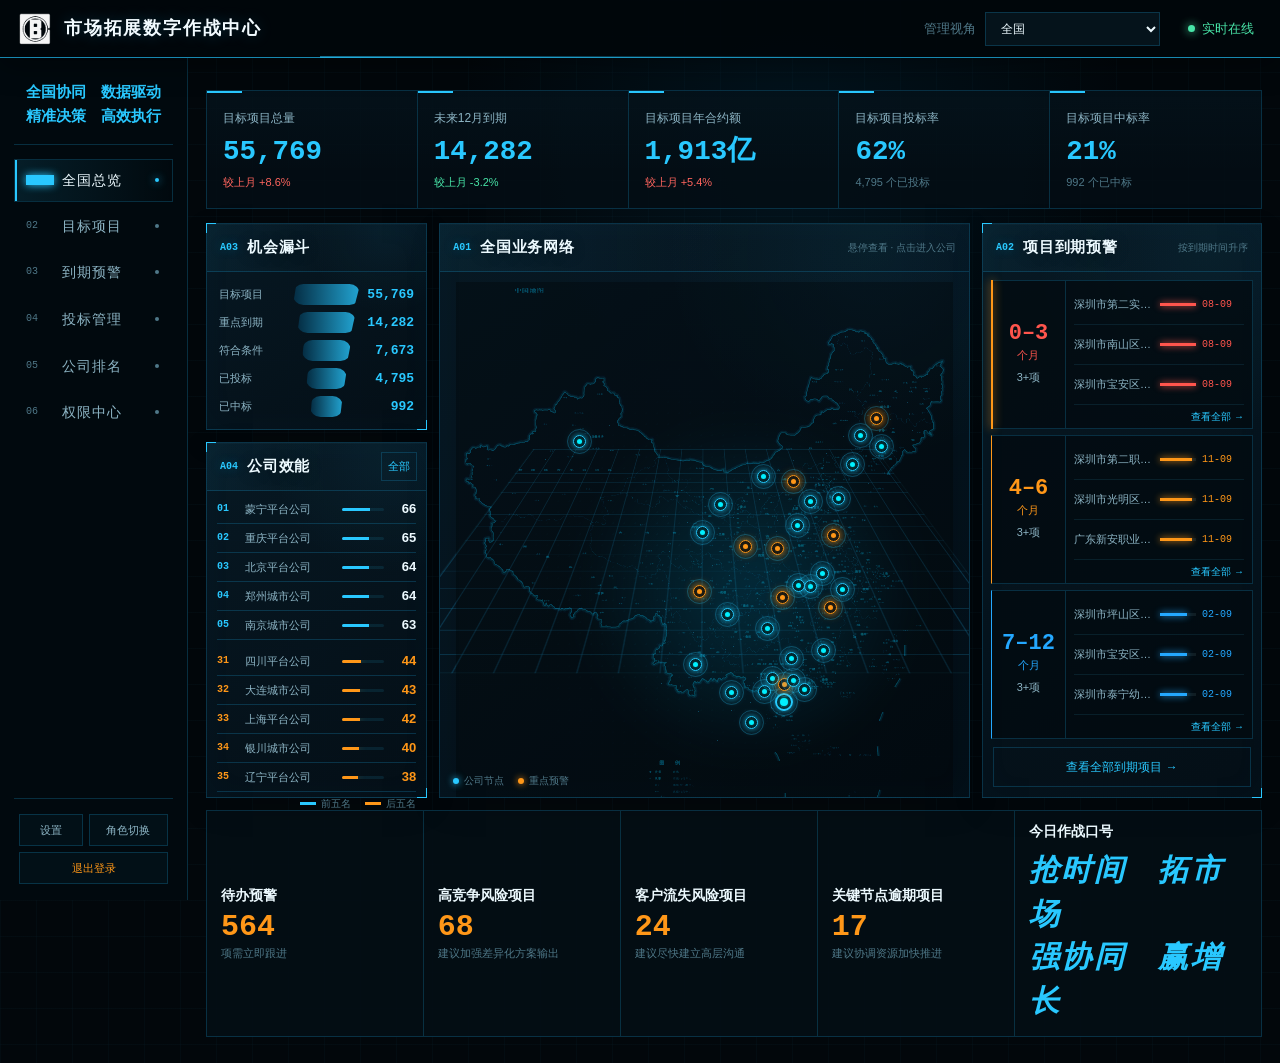
<file: index.html>
<!DOCTYPE html><html lang="zh-CN"><head><meta charSet="utf-8"/><meta name="viewport" content="width=device-width, initial-scale=1"/><link rel="preload" as="image" href="/china-standard-map.jpg"/><link rel="stylesheet" href="/_next/static/chunks/0wp1~jip33fz7.css" data-precedence="next"/><link rel="preload" as="script" fetchPriority="low" href="/_next/static/chunks/15xrurgzs99gv.js"/><script src="/_next/static/chunks/0dgq26a5_oy.a.js" async=""></script><script src="/_next/static/chunks/07lhk_q6pmm3r.js" async=""></script><script src="/_next/static/chunks/0au83~zq0~0pf.js" async=""></script><script src="/_next/static/chunks/turbopack-07ur8f85nectq.js" async=""></script><script src="/_next/static/chunks/01xlw8hd842-c.js" async=""></script><script src="/_next/static/chunks/0d3shmwh5_nmn.js" async=""></script><script src="/_next/static/chunks/09hor9iwcr4tc.js" async=""></script><title>市场拓展数字作战中心</title><meta name="description" content="以全国公司地图统筹目标项目、合同到期、投标执行与智能标书生成的数字化作战平台。"/><meta property="og:title" content="市场拓展数字作战中心"/><meta property="og:description" content="全国公司地图、目标项目、到期预警、智能投标与公司效能一屏统筹。"/><meta property="og:image" content="https://market.haiyne.cn/og.png"/><meta property="og:image:width" content="1731"/><meta property="og:image:height" content="909"/><meta property="og:image:alt" content="市场拓展数字作战中心"/><meta property="og:type" content="website"/><meta name="twitter:card" content="summary_large_image"/><meta name="twitter:title" content="市场拓展数字作战中心"/><meta name="twitter:description" content="全国公司地图、目标项目、到期预警、智能投标与公司效能一屏统筹。"/><meta name="twitter:image" content="https://market.haiyne.cn/og.png"/><script src="/_next/static/chunks/03~yq9q893hmn.js" noModule=""></script></head><body><div hidden=""><!--$--><!--/$--></div><script>try{const key="market-command-entry-seen";if(sessionStorage.getItem(key)){document.documentElement.classList.add("market-command-entry-seen")}else{sessionStorage.setItem(key,"1")}}catch{}</script><main class="command-shell"><div class="command-entry" aria-hidden="true"><div><span>COMMAND CENTER ONLINE</span><strong>全国市场拓展数字作战中心</strong><small>数据链路接入 · 全国态势加载完成</small></div></div><header class="global-topbar"><a class="compact-brand" href="/"><span class="brand-logo" role="img" aria-label="中国海外集团"></span><strong>市场拓展数字作战中心</strong></a><div class="topbar-controls"><label>管理视角<select><option selected="">全国</option><option>辽宁平台公司</option><option>大连城市公司</option><option>长哈平台公司</option><option>吉林城市公司</option><option>哈尔滨城市公司</option><option>北京平台公司</option><option>蒙宁平台公司</option><option>银川城市公司</option><option>天津平台公司</option><option>山东平台公司</option><option>青岛城市公司</option><option>江苏平台公司</option><option>南京城市公司</option><option>安徽平台公司</option><option>上海平台公司</option><option>浙江平台公司</option><option>西北平台公司</option><option>兰州城市公司</option><option>乌鲁木齐城市公司</option><option>重庆平台公司</option><option>昆明城市公司</option><option>四川平台公司</option><option>佛山平台公司</option><option>广州平台公司</option><option>南宁城市公司</option><option>深圳平台公司</option><option>东莞城市公司</option><option>惠州城市公司</option><option>海南平台公司</option><option>闽汕平台公司</option><option>福州城市公司</option><option>武汉平台公司</option><option>郑州城市公司</option><option>湘赣平台公司</option><option>赣州城市公司</option></select></label><b><i></i>实时在线</b></div></header><aside class="command-nav"><div class="nav-brand"><strong class="nav-motto">全国协同　数据驱动<br/>精准决策　高效执行</strong></div><nav><a href="/" class="active" aria-current="page"><span>01</span><strong>全国总览</strong><i></i></a><a href="/projects" class=""><span>02</span><strong>目标项目</strong><i></i></a><a href="/expiry" class=""><span>03</span><strong>到期预警</strong><i></i></a><div class="nav-group "><a href="/bids" class="nav-parent "><span>04</span><strong>投标管理</strong><i></i></a><div class="bid-subnav"><a href="/bids" class=""><span>└</span><strong>投标总览</strong></a><a href="/bids/ai" class=""><span>└</span><strong>智能投标</strong></a><a href="/bids/documents" class=""><span>└</span><strong>标书中心</strong></a><a href="/bids/library" class=""><span>└</span><strong>专家与资源库</strong></a></div></div><a href="/ranking" class=""><span>05</span><strong>公司排名</strong><i></i></a><a href="/permissions" class=""><span>06</span><strong>权限中心</strong><i></i></a></nav><footer><div class="nav-actions"><button type="button">设置</button><button type="button">角色切换</button><button type="button" class="logout">退出登录</button></div></footer></aside><section class="command-workspace"><section class="metric-grid"><article><span>目标项目总量</span><strong>55,769</strong><small class="trend-up">较上月 +8.6%</small></article><article><span>未来12月到期</span><strong>14,282</strong><small class="trend-down">较上月 -3.2%</small></article><article><span>目标项目年合约额</span><strong>1,913亿</strong><small class="trend-up">较上月 +5.4%</small></article><article><span>目标项目投标率</span><strong>62<!-- -->%</strong><small>4,795<!-- --> 个已投标</small></article><article><span>目标项目中标率</span><strong>21<!-- -->%</strong><small>992<!-- --> 个已中标</small></article></section><div class="overview-grid"><div class="overview-left"><section class="hud-panel funnel-card"><div class="panel-title"><div><span>A03</span><h3>机会漏斗</h3></div></div><div class="funnel-bars"><a href="/projects?funnel=%E7%9B%AE%E6%A0%87%E9%A1%B9%E7%9B%AE" style="--funnel:100%"><span>目标项目</span><i></i><b>55,769</b></a><a href="/projects?funnel=%E9%87%8D%E7%82%B9%E5%88%B0%E6%9C%9F" style="--funnel:87%"><span>重点到期</span><i></i><b>14,282</b></a><a href="/projects?funnel=%E7%AC%A6%E5%90%88%E6%9D%A1%E4%BB%B6" style="--funnel:74%"><span>符合条件</span><i></i><b>7,673</b></a><a href="/projects?funnel=%E5%B7%B2%E6%8A%95%E6%A0%87" style="--funnel:61%"><span>已投标</span><i></i><b>4,795</b></a><a href="/projects?funnel=%E5%B7%B2%E4%B8%AD%E6%A0%87" style="--funnel:48%"><span>已中标</span><i></i><b>992</b></a></div></section><section class="hud-panel quick-rank"><div class="panel-title"><div><span>A04</span><h3>公司效能</h3></div><small><a href="/ranking">全部</a></small></div><div><a class="leader " href="/company?name=%E8%92%99%E5%AE%81%E5%B9%B3%E5%8F%B0%E5%85%AC%E5%8F%B8"><b>01</b><span>蒙宁平台公司</span><i><em style="width:66%"></em></i><strong>66</strong></a><a class="leader " href="/company?name=%E9%87%8D%E5%BA%86%E5%B9%B3%E5%8F%B0%E5%85%AC%E5%8F%B8"><b>02</b><span>重庆平台公司</span><i><em style="width:65%"></em></i><strong>65</strong></a><a class="leader " href="/company?name=%E5%8C%97%E4%BA%AC%E5%B9%B3%E5%8F%B0%E5%85%AC%E5%8F%B8"><b>03</b><span>北京平台公司</span><i><em style="width:64%"></em></i><strong>64</strong></a><a class="leader " href="/company?name=%E9%83%91%E5%B7%9E%E5%9F%8E%E5%B8%82%E5%85%AC%E5%8F%B8"><b>04</b><span>郑州城市公司</span><i><em style="width:64%"></em></i><strong>64</strong></a><a class="leader " href="/company?name=%E5%8D%97%E4%BA%AC%E5%9F%8E%E5%B8%82%E5%85%AC%E5%8F%B8"><b>05</b><span>南京城市公司</span><i><em style="width:63%"></em></i><strong>63</strong></a><a class="trailing split-start" href="/company?name=%E5%9B%9B%E5%B7%9D%E5%B9%B3%E5%8F%B0%E5%85%AC%E5%8F%B8"><b>31</b><span>四川平台公司</span><i><em style="width:44%"></em></i><strong>44</strong></a><a class="trailing " href="/company?name=%E5%A4%A7%E8%BF%9E%E5%9F%8E%E5%B8%82%E5%85%AC%E5%8F%B8"><b>32</b><span>大连城市公司</span><i><em style="width:43%"></em></i><strong>43</strong></a><a class="trailing " href="/company?name=%E4%B8%8A%E6%B5%B7%E5%B9%B3%E5%8F%B0%E5%85%AC%E5%8F%B8"><b>33</b><span>上海平台公司</span><i><em style="width:42%"></em></i><strong>42</strong></a><a class="trailing " href="/company?name=%E9%93%B6%E5%B7%9D%E5%9F%8E%E5%B8%82%E5%85%AC%E5%8F%B8"><b>34</b><span>银川城市公司</span><i><em style="width:40%"></em></i><strong>40</strong></a><a class="trailing " href="/company?name=%E8%BE%BD%E5%AE%81%E5%B9%B3%E5%8F%B0%E5%85%AC%E5%8F%B8"><b>35</b><span>辽宁平台公司</span><i><em style="width:38%"></em></i><strong>38</strong></a></div><div class="rank-band-legend"><span><i></i>前五名</span><span><i></i>后五名</span></div></section></div><section class="hud-panel map-panel"><div class="panel-title"><div><span>A01</span><h3>全国业务网络</h3></div><small>悬停查看 · 点击进入公司</small></div><div class="map-stage"><div class="map-canvas"><img src="/china-standard-map.jpg" alt="中国标准地图业务网络底图" class="china-map-image"/><div class="map-grid" aria-hidden="true"></div><a class="company-node  " style="left:79.5647634584013%;top:29.66666666666667%" href="/company?name=%E8%BE%BD%E5%AE%81%E5%B9%B3%E5%8F%B0%E5%85%AC%E5%8F%B8" aria-label="打开辽宁平台公司详情"><i></i><b></b></a><a class="company-node  " style="left:76.78923327895595%;top:35.19887005649717%" href="/company?name=%E5%A4%A7%E8%BF%9E%E5%9F%8E%E5%B8%82%E5%85%AC%E5%8F%B8" aria-label="打开大连城市公司详情"><i></i><b></b></a><a class="company-node  " style="left:81.26296900489393%;top:24.832768361581923%" href="/company?name=%E9%95%BF%E5%93%88%E5%B9%B3%E5%8F%B0%E5%85%AC%E5%8F%B8" aria-label="打开长哈平台公司详情"><i></i><b></b></a><a class="company-node  " style="left:85.5491027732463%;top:26.648022598870046%" href="/company?name=%E5%90%89%E6%9E%97%E5%9F%8E%E5%B8%82%E5%85%AC%E5%8F%B8" aria-label="打开吉林城市公司详情"><i></i><b></b></a><a class="company-node node-risk " style="left:84.48711256117454%;top:22.05988700564972%" href="/company?name=%E5%93%88%E5%B0%94%E6%BB%A8%E5%9F%8E%E5%B8%82%E5%85%AC%E5%8F%B8" aria-label="打开哈尔滨城市公司详情"><i></i><b></b></a><a class="company-node node-risk " style="left:67.78466557911908%;top:32.31638418079096%" href="/company?name=%E5%8C%97%E4%BA%AC%E5%B9%B3%E5%8F%B0%E5%85%AC%E5%8F%B8" aria-label="打开北京平台公司详情"><i></i><b></b></a><a class="company-node  " style="left:61.65415986949428%;top:31.51073446327683%" href="/company?name=%E8%92%99%E5%AE%81%E5%B9%B3%E5%8F%B0%E5%85%AC%E5%8F%B8" aria-label="打开蒙宁平台公司详情"><i></i><b></b></a><a class="company-node  " style="left:53.18955954323002%;top:36.02485875706214%" href="/company?name=%E9%93%B6%E5%B7%9D%E5%9F%8E%E5%B8%82%E5%85%AC%E5%8F%B8" aria-label="打开银川城市公司详情"><i></i><b></b></a><a class="company-node  " style="left:71.21141924959217%;top:35.614689265536725%" href="/company?name=%E5%A4%A9%E6%B4%A5%E5%B9%B3%E5%8F%B0%E5%85%AC%E5%8F%B8" aria-label="打开天津平台公司详情"><i></i><b></b></a><a class="company-node  " style="left:68.68874388254486%;top:39.559322033898304%" href="/company?name=%E5%B1%B1%E4%B8%9C%E5%B9%B3%E5%8F%B0%E5%85%AC%E5%8F%B8" aria-label="打开山东平台公司详情"><i></i><b></b></a><a class="company-node node-risk " style="left:75.88776508972266%;top:41.173446327683614%" href="/company?name=%E9%9D%92%E5%B2%9B%E5%9F%8E%E5%B8%82%E5%85%AC%E5%8F%B8" aria-label="打开青岛城市公司详情"><i></i><b></b></a><a class="company-node  " style="left:73.66492659053831%;top:47.27627118644067%" href="/company?name=%E6%B1%9F%E8%8B%8F%E5%B9%B3%E5%8F%B0%E5%85%AC%E5%8F%B8" aria-label="打开江苏平台公司详情"><i></i><b></b></a><a class="company-node  " style="left:71.16492659053831%;top:49.47627118644067%" href="/company?name=%E5%8D%97%E4%BA%AC%E5%9F%8E%E5%B8%82%E5%85%AC%E5%8F%B8" aria-label="打开南京城市公司详情"><i></i><b></b></a><a class="company-node  " style="left:68.85742251223489%;top:49.33728813559322%" href="/company?name=%E5%AE%89%E5%BE%BD%E5%B9%B3%E5%8F%B0%E5%85%AC%E5%8F%B8" aria-label="打开安徽平台公司详情"><i></i><b></b></a><a class="company-node  " style="left:77.65921696574223%;top:49.970621468926545%" href="/company?name=%E4%B8%8A%E6%B5%B7%E5%B9%B3%E5%8F%B0%E5%85%AC%E5%8F%B8" aria-label="打开上海平台公司详情"><i></i><b></b></a><a class="company-node node-risk " style="left:75.23507340946166%;top:52.7954802259887%" href="/company?name=%E6%B5%99%E6%B1%9F%E5%B9%B3%E5%8F%B0%E5%85%AC%E5%8F%B8" aria-label="打开浙江平台公司详情"><i></i><b></b></a><a class="company-node node-risk " style="left:58.145187601957566%;top:42.99661016949152%" href="/company?name=%E8%A5%BF%E5%8C%97%E5%B9%B3%E5%8F%B0%E5%85%AC%E5%8F%B8" aria-label="打开西北平台公司详情"><i></i><b></b></a><a class="company-node  " style="left:49.52463295269168%;top:40.69265536723163%" href="/company?name=%E5%85%B0%E5%B7%9E%E5%9F%8E%E5%B8%82%E5%85%AC%E5%8F%B8" aria-label="打开兰州城市公司详情"><i></i><b></b></a><a class="company-node  " style="left:24.65220228384992%;top:25.786440677966098%" href="/company?name=%E4%B9%8C%E9%B2%81%E6%9C%A8%E9%BD%90%E5%9F%8E%E5%B8%82%E5%85%AC%E5%8F%B8" aria-label="打开乌鲁木齐城市公司详情"><i></i><b></b></a><a class="company-node  " style="left:54.48026101141923%;top:53.97853107344632%" href="/company?name=%E9%87%8D%E5%BA%86%E5%B9%B3%E5%8F%B0%E5%85%AC%E5%8F%B8" aria-label="打开重庆平台公司详情"><i></i><b></b></a><a class="company-node  " style="left:47.9758564437194%;top:62.1683615819209%" href="/company?name=%E6%98%86%E6%98%8E%E5%9F%8E%E5%B8%82%E5%85%AC%E5%8F%B8" aria-label="打开昆明城市公司详情"><i></i><b></b></a><a class="company-node node-risk " style="left:48.77732463295267%;top:50.23841807909604%" href="/company?name=%E5%9B%9B%E5%B7%9D%E5%B9%B3%E5%8F%B0%E5%85%AC%E5%8F%B8" aria-label="打开四川平台公司详情"><i></i><b></b></a><a class="company-node  " style="left:61.954975530179446%;top:66.5412429378531%" href="/company?name=%E4%BD%9B%E5%B1%B1%E5%B9%B3%E5%8F%B0%E5%85%AC%E5%8F%B8" aria-label="打开佛山平台公司详情"><i></i><b></b></a><a class="company-node  " style="left:63.56965742251223%;top:64.32994350282486%" href="/company?name=%E5%B9%BF%E5%B7%9E%E5%B9%B3%E5%8F%B0%E5%85%AC%E5%8F%B8" aria-label="打开广州平台公司详情"><i></i><b></b></a><a class="company-node  " style="left:55.39445350734093%;top:66.72542372881355%" href="/company?name=%E5%8D%97%E5%AE%81%E5%9F%8E%E5%B8%82%E5%85%AC%E5%8F%B8" aria-label="打开南宁城市公司详情"><i></i><b></b></a><a class="company-node  node-focus" style="left:65.99641109298531%;top:68.34406779661016%" href="/company?name=%E6%B7%B1%E5%9C%B3%E5%B9%B3%E5%8F%B0%E5%85%AC%E5%8F%B8" aria-label="打开深圳平台公司详情"><i></i><b></b></a><a class="company-node node-risk " style="left:65.921044045677%;top:65.30282485875705%" href="/company?name=%E4%B8%9C%E8%8E%9E%E5%9F%8E%E5%B8%82%E5%85%AC%E5%8F%B8" aria-label="打开东莞城市公司详情"><i></i><b></b></a><a class="company-node  " style="left:67.8484502446982%;top:64.7683615819209%" href="/company?name=%E6%83%A0%E5%B7%9E%E5%9F%8E%E5%B8%82%E5%85%AC%E5%8F%B8" aria-label="打开惠州城市公司详情"><i></i><b></b></a><a class="company-node  " style="left:59.27732463295269%;top:71.46553672316384%" href="/company?name=%E6%B5%B7%E5%8D%97%E5%B9%B3%E5%8F%B0%E5%85%AC%E5%8F%B8" aria-label="打开海南平台公司详情"><i></i><b></b></a><a class="company-node  " style="left:70.01402936378466%;top:66.10734463276836%" href="/company?name=%E9%97%BD%E6%B1%95%E5%B9%B3%E5%8F%B0%E5%85%AC%E5%8F%B8" aria-label="打开闽汕平台公司详情"><i></i><b></b></a><a class="company-node  " style="left:73.731647634584%;top:59.863276836158185%" href="/company?name=%E7%A6%8F%E5%B7%9E%E5%9F%8E%E5%B8%82%E5%85%AC%E5%8F%B8" aria-label="打开福州城市公司详情"><i></i><b></b></a><a class="company-node node-risk " style="left:65.56443719412722%;top:51.199999999999996%" href="/company?name=%E6%AD%A6%E6%B1%89%E5%B9%B3%E5%8F%B0%E5%85%AC%E5%8F%B8" aria-label="打开武汉平台公司详情"><i></i><b></b></a><a class="company-node node-risk " style="left:64.52169657422512%;top:43.209039548022595%" href="/company?name=%E9%83%91%E5%B7%9E%E5%9F%8E%E5%B8%82%E5%85%AC%E5%8F%B8" aria-label="打开郑州城市公司详情"><i></i><b></b></a><a class="company-node  " style="left:62.478955954322984%;top:56.23333333333333%" href="/company?name=%E6%B9%98%E8%B5%A3%E5%B9%B3%E5%8F%B0%E5%85%AC%E5%8F%B8" aria-label="打开湘赣平台公司详情"><i></i><b></b></a><a class="company-node  " style="left:67.34584013050569%;top:61.14350282485875%" href="/company?name=%E8%B5%A3%E5%B7%9E%E5%9F%8E%E5%B8%82%E5%85%AC%E5%8F%B8" aria-label="打开赣州城市公司详情"><i></i><b></b></a></div><div class="map-legend"><span><i></i>公司节点</span><span><i class="risk-dot"></i>重点预警</span></div></div></section><section class="hud-panel alert-panel"><div class="panel-title"><div><span>A02</span><h3>项目到期预警</h3></div><small>按到期时间升序</small></div><div class="alert-groups"><div class="alert-group tone-critical"><div class="alert-window"><b><em>0–3</em><small>个月</small></b><span>3<!-- -->+<!-- -->项</span></div><div><a href="/expiry?window=0%E2%80%933%E4%B8%AA%E6%9C%88"><span>深圳市第二实验学校明远高中</span><i><em style="width:100%"></em></i><time>08-09</time></a><a href="/expiry?window=0%E2%80%933%E4%B8%AA%E6%9C%88"><span>深圳市南山区丽山学校</span><i><em style="width:100%"></em></i><time>08-09</time></a><a href="/expiry?window=0%E2%80%933%E4%B8%AA%E6%9C%88"><span>深圳市宝安区宝华学校</span><i><em style="width:100%"></em></i><time>08-09</time></a><a class="alert-view-all" href="/expiry?window=0%E2%80%933%E4%B8%AA%E6%9C%88">查看全部 →</a></div><i class="urgent-edge"></i></div><div class="alert-group tone-warning"><div class="alert-window"><b><em>4–6</em><small>个月</small></b><span>3<!-- -->+<!-- -->项</span></div><div><a href="/expiry?window=4%E2%80%936%E4%B8%AA%E6%9C%88"><span>深圳市第二职业技术学校</span><i><em style="width:88%"></em></i><time>11-09</time></a><a href="/expiry?window=4%E2%80%936%E4%B8%AA%E6%9C%88"><span>深圳市光明区楼村第二学校</span><i><em style="width:88%"></em></i><time>11-09</time></a><a href="/expiry?window=4%E2%80%936%E4%B8%AA%E6%9C%88"><span>广东新安职业技术学院</span><i><em style="width:88%"></em></i><time>11-09</time></a><a class="alert-view-all" href="/expiry?window=4%E2%80%936%E4%B8%AA%E6%9C%88">查看全部 →</a></div></div><div class="alert-group tone-watch"><div class="alert-window"><b><em>7–12</em><small>个月</small></b><span>3<!-- -->+<!-- -->项</span></div><div><a href="/expiry?window=7%E2%80%9312%E4%B8%AA%E6%9C%88"><span>深圳市坪山区科源实验学校</span><i><em style="width:75%"></em></i><time>02-09</time></a><a href="/expiry?window=7%E2%80%9312%E4%B8%AA%E6%9C%88"><span>深圳市宝安区兴华幼儿园</span><i><em style="width:75%"></em></i><time>02-09</time></a><a href="/expiry?window=7%E2%80%9312%E4%B8%AA%E6%9C%88"><span>深圳市泰宁幼儿园</span><i><em style="width:75%"></em></i><time>02-09</time></a><a class="alert-view-all" href="/expiry?window=7%E2%80%9312%E4%B8%AA%E6%9C%88">查看全部 →</a></div></div></div><a class="panel-link" href="/expiry">查看全部到期项目 →</a></section></div><section class="bottom-command-bar"><a href="/expiry"><span>待办预警</span><strong>564</strong><small>项需立即跟进</small></a><a href="/projects?risk=competition"><span>高竞争风险项目</span><strong>68</strong><small>建议加强差异化方案输出</small></a><a href="/projects?risk=churn"><span>客户流失风险项目</span><strong>24</strong><small>建议尽快建立高层沟通</small></a><a href="/projects?risk=overdue"><span>关键节点逾期项目</span><strong>17</strong><small>建议协调资源加快推进</small></a><div class="command-slogan"><span>今日作战口号</span><strong>抢时间　拓市场<br/>强协同　赢增长</strong></div></section></section></main><!--$--><!--/$--><script src="/_next/static/chunks/15xrurgzs99gv.js" id="_R_" async=""></script><script>(self.__next_f=self.__next_f||[]).push([0])</script><script>self.__next_f.push([1,"1:\"$Sreact.fragment\"\n2:I[39756,[\"/_next/static/chunks/01xlw8hd842-c.js\",\"/_next/static/chunks/0d3shmwh5_nmn.js\"],\"default\"]\n3:I[37457,[\"/_next/static/chunks/01xlw8hd842-c.js\",\"/_next/static/chunks/0d3shmwh5_nmn.js\"],\"default\"]\n4:I[40380,[\"/_next/static/chunks/01xlw8hd842-c.js\",\"/_next/static/chunks/0d3shmwh5_nmn.js\",\"/_next/static/chunks/09hor9iwcr4tc.js\"],\"default\"]\n5:I[97367,[\"/_next/static/chunks/01xlw8hd842-c.js\",\"/_next/static/chunks/0d3shmwh5_nmn.js\"],\"OutletBoundary\"]\n6:\"$Sreact.suspense\"\n8:I[97367,[\"/_next/static/chunks/01xlw8hd842-c.js\",\"/_next/static/chunks/0d3shmwh5_nmn.js\"],\"ViewportBoundary\"]\na:I[97367,[\"/_next/static/chunks/01xlw8hd842-c.js\",\"/_next/static/chunks/0d3shmwh5_nmn.js\"],\"MetadataBoundary\"]\nc:I[68027,[\"/_next/static/chunks/01xlw8hd842-c.js\",\"/_next/static/chunks/0d3shmwh5_nmn.js\"],\"default\",1]\n:HL[\"/_next/static/chunks/0wp1~jip33fz7.css\",\"style\"]\n"])</script><script>self.__next_f.push([1,"0:{\"P\":null,\"c\":[\"\",\"\"],\"q\":\"\",\"i\":false,\"f\":[[[\"\",{\"children\":[\"__PAGE__\",{}]},\"$undefined\",\"$undefined\",16],[[\"$\",\"$1\",\"c\",{\"children\":[[[\"$\",\"link\",\"0\",{\"rel\":\"stylesheet\",\"href\":\"/_next/static/chunks/0wp1~jip33fz7.css\",\"precedence\":\"next\",\"crossOrigin\":\"$undefined\",\"nonce\":\"$undefined\"}],[\"$\",\"script\",\"script-0\",{\"src\":\"/_next/static/chunks/01xlw8hd842-c.js\",\"async\":true,\"nonce\":\"$undefined\"}],[\"$\",\"script\",\"script-1\",{\"src\":\"/_next/static/chunks/0d3shmwh5_nmn.js\",\"async\":true,\"nonce\":\"$undefined\"}]],[\"$\",\"html\",null,{\"lang\":\"zh-CN\",\"children\":[\"$\",\"body\",null,{\"children\":[\"$\",\"$L2\",null,{\"parallelRouterKey\":\"children\",\"error\":\"$undefined\",\"errorStyles\":\"$undefined\",\"errorScripts\":\"$undefined\",\"template\":[\"$\",\"$L3\",null,{}],\"templateStyles\":\"$undefined\",\"templateScripts\":\"$undefined\",\"notFound\":[[[\"$\",\"title\",null,{\"children\":\"404: This page could not be found.\"}],[\"$\",\"div\",null,{\"style\":{\"fontFamily\":\"system-ui,\\\"Segoe UI\\\",Roboto,Helvetica,Arial,sans-serif,\\\"Apple Color Emoji\\\",\\\"Segoe UI Emoji\\\"\",\"height\":\"100vh\",\"textAlign\":\"center\",\"display\":\"flex\",\"flexDirection\":\"column\",\"alignItems\":\"center\",\"justifyContent\":\"center\"},\"children\":[\"$\",\"div\",null,{\"children\":[[\"$\",\"style\",null,{\"dangerouslySetInnerHTML\":{\"__html\":\"body{color:#000;background:#fff;margin:0}.next-error-h1{border-right:1px solid rgba(0,0,0,.3)}@media (prefers-color-scheme:dark){body{color:#fff;background:#000}.next-error-h1{border-right:1px solid rgba(255,255,255,.3)}}\"}}],[\"$\",\"h1\",null,{\"className\":\"next-error-h1\",\"style\":{\"display\":\"inline-block\",\"margin\":\"0 20px 0 0\",\"padding\":\"0 23px 0 0\",\"fontSize\":24,\"fontWeight\":500,\"verticalAlign\":\"top\",\"lineHeight\":\"49px\"},\"children\":404}],[\"$\",\"div\",null,{\"style\":{\"display\":\"inline-block\"},\"children\":[\"$\",\"h2\",null,{\"style\":{\"fontSize\":14,\"fontWeight\":400,\"lineHeight\":\"49px\",\"margin\":0},\"children\":\"This page could not be found.\"}]}]]}]}]],[]],\"forbidden\":\"$undefined\",\"unauthorized\":\"$undefined\"}]}]}]]}],{\"children\":[[\"$\",\"$1\",\"c\",{\"children\":[[[\"$\",\"script\",null,{\"dangerouslySetInnerHTML\":{\"__html\":\"try{const key=\\\"market-command-entry-seen\\\";if(sessionStorage.getItem(key)){document.documentElement.classList.add(\\\"market-command-entry-seen\\\")}else{sessionStorage.setItem(key,\\\"1\\\")}}catch{}\"}}],[\"$\",\"$L4\",null,{\"view\":\"overview\"}]],[[\"$\",\"script\",\"script-0\",{\"src\":\"/_next/static/chunks/09hor9iwcr4tc.js\",\"async\":true,\"nonce\":\"$undefined\"}]],[\"$\",\"$L5\",null,{\"children\":[\"$\",\"$6\",null,{\"name\":\"Next.MetadataOutlet\",\"children\":\"$@7\"}]}]]}],{},null,false,null]},null,false,null],[\"$\",\"$1\",\"h\",{\"children\":[null,[\"$\",\"$L8\",null,{\"children\":\"$L9\"}],[\"$\",\"div\",null,{\"hidden\":true,\"children\":[\"$\",\"$La\",null,{\"children\":[\"$\",\"$6\",null,{\"name\":\"Next.Metadata\",\"children\":\"$Lb\"}]}]}],null]}],false]],\"m\":\"$undefined\",\"G\":[\"$c\",[[\"$\",\"link\",\"0\",{\"rel\":\"stylesheet\",\"href\":\"/_next/static/chunks/0wp1~jip33fz7.css\",\"precedence\":\"next\",\"crossOrigin\":\"$undefined\",\"nonce\":\"$undefined\"}]]],\"S\":true,\"h\":null,\"s\":\"$undefined\",\"l\":\"$undefined\",\"p\":\"$undefined\",\"d\":\"$undefined\",\"b\":\"S9fuOka2JLKeBxzFCbMnO\"}\n"])</script><script>self.__next_f.push([1,"9:[[\"$\",\"meta\",\"0\",{\"charSet\":\"utf-8\"}],[\"$\",\"meta\",\"1\",{\"name\":\"viewport\",\"content\":\"width=device-width, initial-scale=1\"}]]\n"])</script><script>self.__next_f.push([1,"7:null\nb:[[\"$\",\"title\",\"0\",{\"children\":\"市场拓展数字作战中心\"}],[\"$\",\"meta\",\"1\",{\"name\":\"description\",\"content\":\"以全国公司地图统筹目标项目、合同到期、投标执行与智能标书生成的数字化作战平台。\"}],[\"$\",\"meta\",\"2\",{\"property\":\"og:title\",\"content\":\"市场拓展数字作战中心\"}],[\"$\",\"meta\",\"3\",{\"property\":\"og:description\",\"content\":\"全国公司地图、目标项目、到期预警、智能投标与公司效能一屏统筹。\"}],[\"$\",\"meta\",\"4\",{\"property\":\"og:image\",\"content\":\"https://market.haiyne.cn/og.png\"}],[\"$\",\"meta\",\"5\",{\"property\":\"og:image:width\",\"content\":\"1731\"}],[\"$\",\"meta\",\"6\",{\"property\":\"og:image:height\",\"content\":\"909\"}],[\"$\",\"meta\",\"7\",{\"property\":\"og:image:alt\",\"content\":\"市场拓展数字作战中心\"}],[\"$\",\"meta\",\"8\",{\"property\":\"og:type\",\"content\":\"website\"}],[\"$\",\"meta\",\"9\",{\"name\":\"twitter:card\",\"content\":\"summary_large_image\"}],[\"$\",\"meta\",\"10\",{\"name\":\"twitter:title\",\"content\":\"市场拓展数字作战中心\"}],[\"$\",\"meta\",\"11\",{\"name\":\"twitter:description\",\"content\":\"全国公司地图、目标项目、到期预警、智能投标与公司效能一屏统筹。\"}],[\"$\",\"meta\",\"12\",{\"name\":\"twitter:image\",\"content\":\"https://market.haiyne.cn/og.png\"}]]\n"])</script></body></html>
</file>
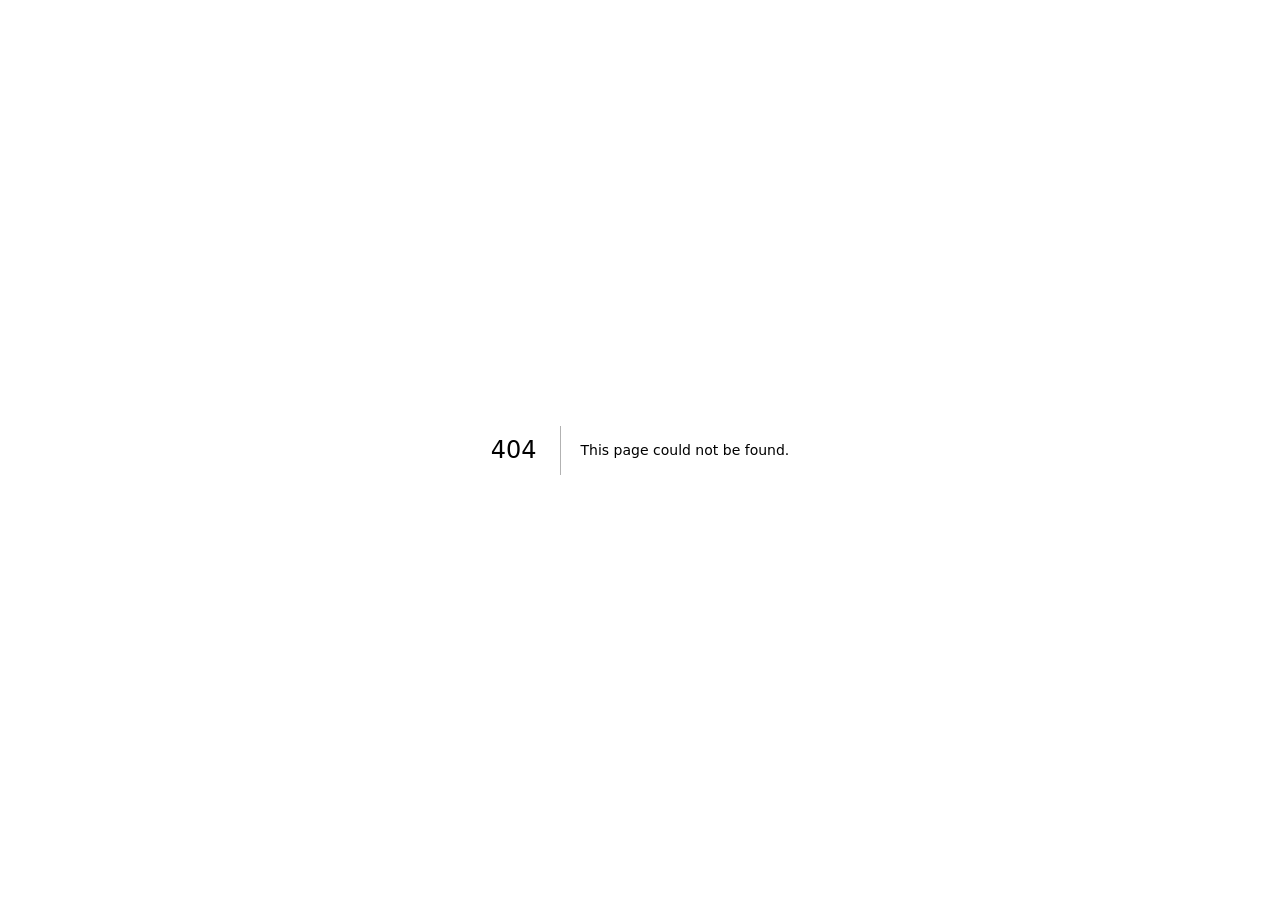
<file: 404/index.html>
<!DOCTYPE html><html lang="zh-CN"><head><meta charSet="utf-8"/><meta name="viewport" content="width=device-width, initial-scale=1"/><link rel="stylesheet" href="/_next/static/chunks/0wp1~jip33fz7.css" data-precedence="next"/><link rel="preload" as="script" fetchPriority="low" href="/_next/static/chunks/15xrurgzs99gv.js"/><script src="/_next/static/chunks/0dgq26a5_oy.a.js" async=""></script><script src="/_next/static/chunks/07lhk_q6pmm3r.js" async=""></script><script src="/_next/static/chunks/0au83~zq0~0pf.js" async=""></script><script src="/_next/static/chunks/turbopack-07ur8f85nectq.js" async=""></script><script src="/_next/static/chunks/01xlw8hd842-c.js" async=""></script><script src="/_next/static/chunks/0d3shmwh5_nmn.js" async=""></script><meta name="robots" content="noindex"/><title>404: This page could not be found.</title><title>市场拓展数字作战中心</title><meta name="description" content="以全国公司地图统筹目标项目、合同到期、投标执行与智能标书生成的数字化作战平台。"/><meta property="og:title" content="市场拓展数字作战中心"/><meta property="og:description" content="全国公司地图、目标项目、到期预警、智能投标与公司效能一屏统筹。"/><meta property="og:image" content="https://market.haiyne.cn/og.png"/><meta property="og:image:width" content="1731"/><meta property="og:image:height" content="909"/><meta property="og:image:alt" content="市场拓展数字作战中心"/><meta property="og:type" content="website"/><meta name="twitter:card" content="summary_large_image"/><meta name="twitter:title" content="市场拓展数字作战中心"/><meta name="twitter:description" content="全国公司地图、目标项目、到期预警、智能投标与公司效能一屏统筹。"/><meta name="twitter:image" content="https://market.haiyne.cn/og.png"/><script src="/_next/static/chunks/03~yq9q893hmn.js" noModule=""></script></head><body><div hidden=""><!--$--><!--/$--></div><div style="font-family:system-ui,&quot;Segoe UI&quot;,Roboto,Helvetica,Arial,sans-serif,&quot;Apple Color Emoji&quot;,&quot;Segoe UI Emoji&quot;;height:100vh;text-align:center;display:flex;flex-direction:column;align-items:center;justify-content:center"><div><style>body{color:#000;background:#fff;margin:0}.next-error-h1{border-right:1px solid rgba(0,0,0,.3)}@media (prefers-color-scheme:dark){body{color:#fff;background:#000}.next-error-h1{border-right:1px solid rgba(255,255,255,.3)}}</style><h1 class="next-error-h1" style="display:inline-block;margin:0 20px 0 0;padding:0 23px 0 0;font-size:24px;font-weight:500;vertical-align:top;line-height:49px">404</h1><div style="display:inline-block"><h2 style="font-size:14px;font-weight:400;line-height:49px;margin:0">This page could not be found.</h2></div></div></div><!--$--><!--/$--><script src="/_next/static/chunks/15xrurgzs99gv.js" id="_R_" async=""></script><script>(self.__next_f=self.__next_f||[]).push([0])</script><script>self.__next_f.push([1,"1:\"$Sreact.fragment\"\n2:I[39756,[\"/_next/static/chunks/01xlw8hd842-c.js\",\"/_next/static/chunks/0d3shmwh5_nmn.js\"],\"default\"]\n3:I[37457,[\"/_next/static/chunks/01xlw8hd842-c.js\",\"/_next/static/chunks/0d3shmwh5_nmn.js\"],\"default\"]\n4:I[97367,[\"/_next/static/chunks/01xlw8hd842-c.js\",\"/_next/static/chunks/0d3shmwh5_nmn.js\"],\"OutletBoundary\"]\n5:\"$Sreact.suspense\"\n8:I[97367,[\"/_next/static/chunks/01xlw8hd842-c.js\",\"/_next/static/chunks/0d3shmwh5_nmn.js\"],\"ViewportBoundary\"]\na:I[97367,[\"/_next/static/chunks/01xlw8hd842-c.js\",\"/_next/static/chunks/0d3shmwh5_nmn.js\"],\"MetadataBoundary\"]\nc:I[68027,[\"/_next/static/chunks/01xlw8hd842-c.js\",\"/_next/static/chunks/0d3shmwh5_nmn.js\"],\"default\",1]\n:HL[\"/_next/static/chunks/0wp1~jip33fz7.css\",\"style\"]\n"])</script><script>self.__next_f.push([1,"0:{\"P\":null,\"c\":[\"\",\"_not-found\",\"\"],\"q\":\"\",\"i\":false,\"f\":[[[\"\",{\"children\":[\"/_not-found\",{\"children\":[\"__PAGE__\",{}]}]},\"$undefined\",\"$undefined\",16],[[\"$\",\"$1\",\"c\",{\"children\":[[[\"$\",\"link\",\"0\",{\"rel\":\"stylesheet\",\"href\":\"/_next/static/chunks/0wp1~jip33fz7.css\",\"precedence\":\"next\",\"crossOrigin\":\"$undefined\",\"nonce\":\"$undefined\"}],[\"$\",\"script\",\"script-0\",{\"src\":\"/_next/static/chunks/01xlw8hd842-c.js\",\"async\":true,\"nonce\":\"$undefined\"}],[\"$\",\"script\",\"script-1\",{\"src\":\"/_next/static/chunks/0d3shmwh5_nmn.js\",\"async\":true,\"nonce\":\"$undefined\"}]],[\"$\",\"html\",null,{\"lang\":\"zh-CN\",\"children\":[\"$\",\"body\",null,{\"children\":[\"$\",\"$L2\",null,{\"parallelRouterKey\":\"children\",\"error\":\"$undefined\",\"errorStyles\":\"$undefined\",\"errorScripts\":\"$undefined\",\"template\":[\"$\",\"$L3\",null,{}],\"templateStyles\":\"$undefined\",\"templateScripts\":\"$undefined\",\"notFound\":[[[\"$\",\"title\",null,{\"children\":\"404: This page could not be found.\"}],[\"$\",\"div\",null,{\"style\":{\"fontFamily\":\"system-ui,\\\"Segoe UI\\\",Roboto,Helvetica,Arial,sans-serif,\\\"Apple Color Emoji\\\",\\\"Segoe UI Emoji\\\"\",\"height\":\"100vh\",\"textAlign\":\"center\",\"display\":\"flex\",\"flexDirection\":\"column\",\"alignItems\":\"center\",\"justifyContent\":\"center\"},\"children\":[\"$\",\"div\",null,{\"children\":[[\"$\",\"style\",null,{\"dangerouslySetInnerHTML\":{\"__html\":\"body{color:#000;background:#fff;margin:0}.next-error-h1{border-right:1px solid rgba(0,0,0,.3)}@media (prefers-color-scheme:dark){body{color:#fff;background:#000}.next-error-h1{border-right:1px solid rgba(255,255,255,.3)}}\"}}],[\"$\",\"h1\",null,{\"className\":\"next-error-h1\",\"style\":{\"display\":\"inline-block\",\"margin\":\"0 20px 0 0\",\"padding\":\"0 23px 0 0\",\"fontSize\":24,\"fontWeight\":500,\"verticalAlign\":\"top\",\"lineHeight\":\"49px\"},\"children\":404}],[\"$\",\"div\",null,{\"style\":{\"display\":\"inline-block\"},\"children\":[\"$\",\"h2\",null,{\"style\":{\"fontSize\":14,\"fontWeight\":400,\"lineHeight\":\"49px\",\"margin\":0},\"children\":\"This page could not be found.\"}]}]]}]}]],[]],\"forbidden\":\"$undefined\",\"unauthorized\":\"$undefined\"}]}]}]]}],{\"children\":[[\"$\",\"$1\",\"c\",{\"children\":[null,[\"$\",\"$L2\",null,{\"parallelRouterKey\":\"children\",\"error\":\"$undefined\",\"errorStyles\":\"$undefined\",\"errorScripts\":\"$undefined\",\"template\":[\"$\",\"$L3\",null,{}],\"templateStyles\":\"$undefined\",\"templateScripts\":\"$undefined\",\"notFound\":\"$undefined\",\"forbidden\":\"$undefined\",\"unauthorized\":\"$undefined\"}]]}],{\"children\":[[\"$\",\"$1\",\"c\",{\"children\":[[[\"$\",\"title\",null,{\"children\":\"404: This page could not be found.\"}],[\"$\",\"div\",null,{\"style\":\"$0:f:0:1:0:props:children:1:props:children:props:children:props:notFound:0:1:props:style\",\"children\":[\"$\",\"div\",null,{\"children\":[[\"$\",\"style\",null,{\"dangerouslySetInnerHTML\":{\"__html\":\"body{color:#000;background:#fff;margin:0}.next-error-h1{border-right:1px solid rgba(0,0,0,.3)}@media (prefers-color-scheme:dark){body{color:#fff;background:#000}.next-error-h1{border-right:1px solid rgba(255,255,255,.3)}}\"}}],[\"$\",\"h1\",null,{\"className\":\"next-error-h1\",\"style\":\"$0:f:0:1:0:props:children:1:props:children:props:children:props:notFound:0:1:props:children:props:children:1:props:style\",\"children\":404}],[\"$\",\"div\",null,{\"style\":\"$0:f:0:1:0:props:children:1:props:children:props:children:props:notFound:0:1:props:children:props:children:2:props:style\",\"children\":[\"$\",\"h2\",null,{\"style\":\"$0:f:0:1:0:props:children:1:props:children:props:children:props:notFound:0:1:props:children:props:children:2:props:children:props:style\",\"children\":\"This page could not be found.\"}]}]]}]}]],null,[\"$\",\"$L4\",null,{\"children\":[\"$\",\"$5\",null,{\"name\":\"Next.MetadataOutlet\",\"children\":\"$@6\"}]}]]}],{},null,false,null]},null,false,\"$@7\"]},null,false,null],[\"$\",\"$1\",\"h\",{\"children\":[[\"$\",\"meta\",null,{\"name\":\"robots\",\"content\":\"noindex\"}],[\"$\",\"$L8\",null,{\"children\":\"$L9\"}],[\"$\",\"div\",null,{\"hidden\":true,\"children\":[\"$\",\"$La\",null,{\"children\":[\"$\",\"$5\",null,{\"name\":\"Next.Metadata\",\"children\":\"$Lb\"}]}]}],null]}],false]],\"m\":\"$undefined\",\"G\":[\"$c\",[[\"$\",\"link\",\"0\",{\"rel\":\"stylesheet\",\"href\":\"/_next/static/chunks/0wp1~jip33fz7.css\",\"precedence\":\"next\",\"crossOrigin\":\"$undefined\",\"nonce\":\"$undefined\"}]]],\"S\":true,\"h\":null,\"s\":\"$undefined\",\"l\":\"$undefined\",\"p\":\"$undefined\",\"d\":\"$undefined\",\"b\":\"S9fuOka2JLKeBxzFCbMnO\"}\n"])</script><script>self.__next_f.push([1,"d:[]\n7:\"$Wd\"\n"])</script><script>self.__next_f.push([1,"9:[[\"$\",\"meta\",\"0\",{\"charSet\":\"utf-8\"}],[\"$\",\"meta\",\"1\",{\"name\":\"viewport\",\"content\":\"width=device-width, initial-scale=1\"}]]\n"])</script><script>self.__next_f.push([1,"6:null\nb:[[\"$\",\"title\",\"0\",{\"children\":\"市场拓展数字作战中心\"}],[\"$\",\"meta\",\"1\",{\"name\":\"description\",\"content\":\"以全国公司地图统筹目标项目、合同到期、投标执行与智能标书生成的数字化作战平台。\"}],[\"$\",\"meta\",\"2\",{\"property\":\"og:title\",\"content\":\"市场拓展数字作战中心\"}],[\"$\",\"meta\",\"3\",{\"property\":\"og:description\",\"content\":\"全国公司地图、目标项目、到期预警、智能投标与公司效能一屏统筹。\"}],[\"$\",\"meta\",\"4\",{\"property\":\"og:image\",\"content\":\"https://market.haiyne.cn/og.png\"}],[\"$\",\"meta\",\"5\",{\"property\":\"og:image:width\",\"content\":\"1731\"}],[\"$\",\"meta\",\"6\",{\"property\":\"og:image:height\",\"content\":\"909\"}],[\"$\",\"meta\",\"7\",{\"property\":\"og:image:alt\",\"content\":\"市场拓展数字作战中心\"}],[\"$\",\"meta\",\"8\",{\"property\":\"og:type\",\"content\":\"website\"}],[\"$\",\"meta\",\"9\",{\"name\":\"twitter:card\",\"content\":\"summary_large_image\"}],[\"$\",\"meta\",\"10\",{\"name\":\"twitter:title\",\"content\":\"市场拓展数字作战中心\"}],[\"$\",\"meta\",\"11\",{\"name\":\"twitter:description\",\"content\":\"全国公司地图、目标项目、到期预警、智能投标与公司效能一屏统筹。\"}],[\"$\",\"meta\",\"12\",{\"name\":\"twitter:image\",\"content\":\"https://market.haiyne.cn/og.png\"}]]\n"])</script></body></html>
</file>
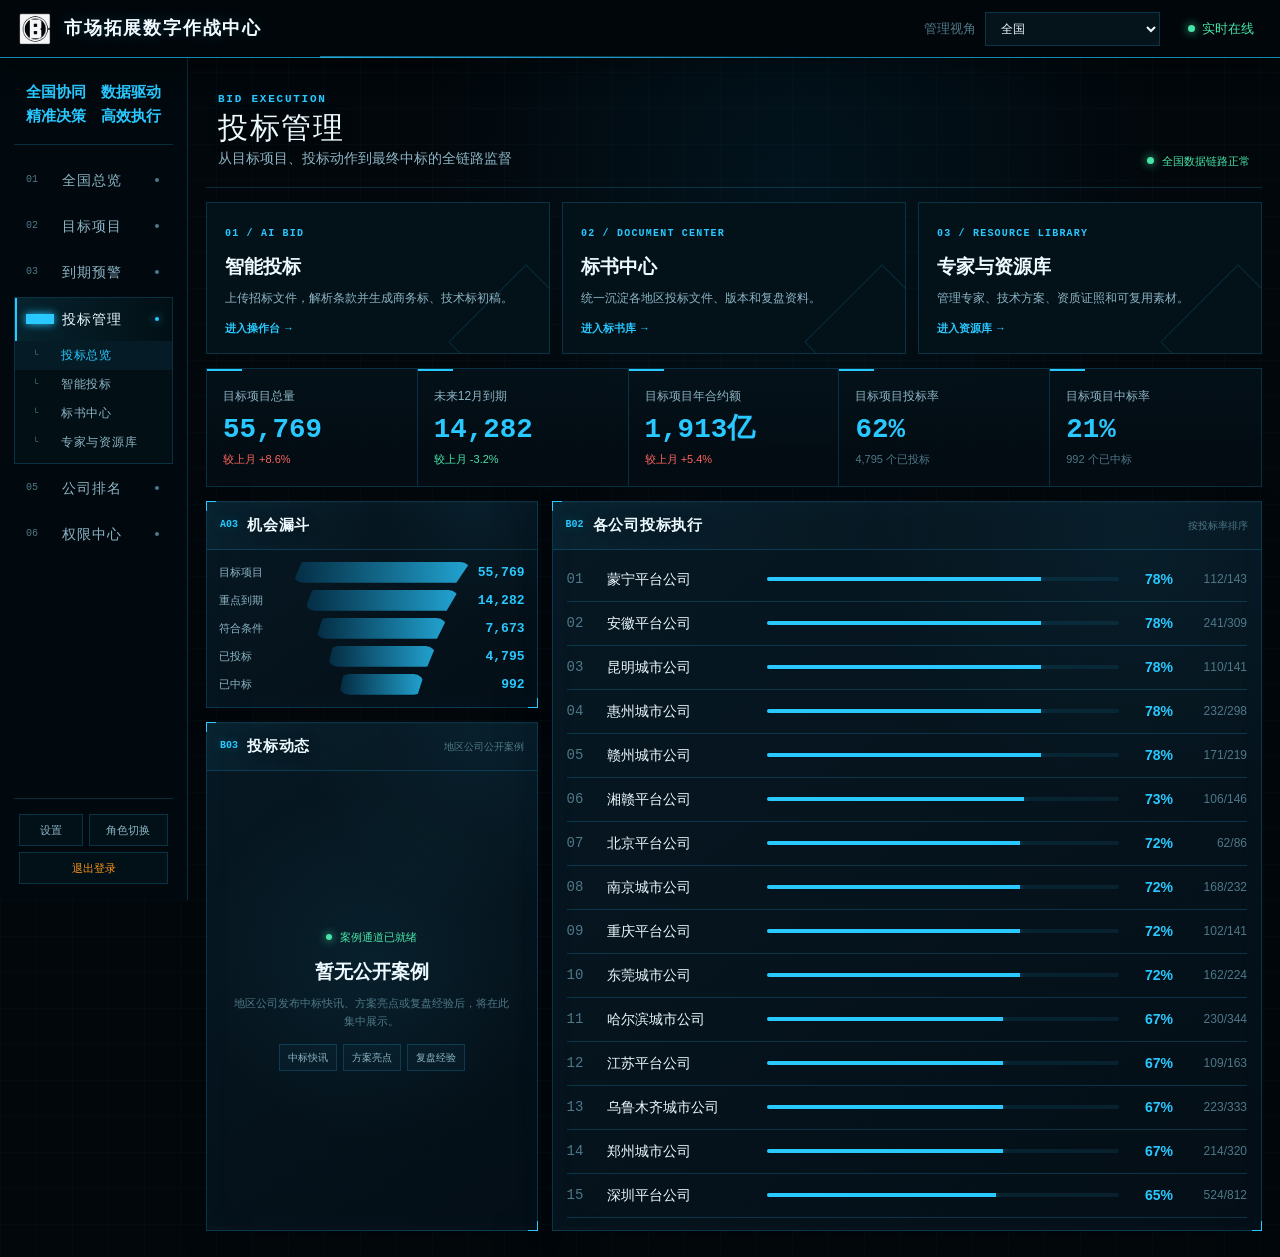
<file: bids/index.html>
<!DOCTYPE html><html lang="zh-CN"><head><meta charSet="utf-8"/><meta name="viewport" content="width=device-width, initial-scale=1"/><link rel="stylesheet" href="/_next/static/chunks/0wp1~jip33fz7.css" data-precedence="next"/><link rel="preload" as="script" fetchPriority="low" href="/_next/static/chunks/15xrurgzs99gv.js"/><script src="/_next/static/chunks/0dgq26a5_oy.a.js" async=""></script><script src="/_next/static/chunks/07lhk_q6pmm3r.js" async=""></script><script src="/_next/static/chunks/0au83~zq0~0pf.js" async=""></script><script src="/_next/static/chunks/turbopack-07ur8f85nectq.js" async=""></script><script src="/_next/static/chunks/01xlw8hd842-c.js" async=""></script><script src="/_next/static/chunks/0d3shmwh5_nmn.js" async=""></script><script src="/_next/static/chunks/09hor9iwcr4tc.js" async=""></script><title>市场拓展数字作战中心</title><meta name="description" content="以全国公司地图统筹目标项目、合同到期、投标执行与智能标书生成的数字化作战平台。"/><meta property="og:title" content="市场拓展数字作战中心"/><meta property="og:description" content="全国公司地图、目标项目、到期预警、智能投标与公司效能一屏统筹。"/><meta property="og:image" content="https://market.haiyne.cn/og.png"/><meta property="og:image:width" content="1731"/><meta property="og:image:height" content="909"/><meta property="og:image:alt" content="市场拓展数字作战中心"/><meta property="og:type" content="website"/><meta name="twitter:card" content="summary_large_image"/><meta name="twitter:title" content="市场拓展数字作战中心"/><meta name="twitter:description" content="全国公司地图、目标项目、到期预警、智能投标与公司效能一屏统筹。"/><meta name="twitter:image" content="https://market.haiyne.cn/og.png"/><script src="/_next/static/chunks/03~yq9q893hmn.js" noModule=""></script></head><body><div hidden=""><!--$--><!--/$--></div><main class="command-shell"><header class="global-topbar"><a class="compact-brand" href="/"><span class="brand-logo" role="img" aria-label="中国海外集团"></span><strong>市场拓展数字作战中心</strong></a><div class="topbar-controls"><label>管理视角<select><option selected="">全国</option><option>辽宁平台公司</option><option>大连城市公司</option><option>长哈平台公司</option><option>吉林城市公司</option><option>哈尔滨城市公司</option><option>北京平台公司</option><option>蒙宁平台公司</option><option>银川城市公司</option><option>天津平台公司</option><option>山东平台公司</option><option>青岛城市公司</option><option>江苏平台公司</option><option>南京城市公司</option><option>安徽平台公司</option><option>上海平台公司</option><option>浙江平台公司</option><option>西北平台公司</option><option>兰州城市公司</option><option>乌鲁木齐城市公司</option><option>重庆平台公司</option><option>昆明城市公司</option><option>四川平台公司</option><option>佛山平台公司</option><option>广州平台公司</option><option>南宁城市公司</option><option>深圳平台公司</option><option>东莞城市公司</option><option>惠州城市公司</option><option>海南平台公司</option><option>闽汕平台公司</option><option>福州城市公司</option><option>武汉平台公司</option><option>郑州城市公司</option><option>湘赣平台公司</option><option>赣州城市公司</option></select></label><b><i></i>实时在线</b></div></header><aside class="command-nav"><div class="nav-brand"><strong class="nav-motto">全国协同　数据驱动<br/>精准决策　高效执行</strong></div><nav><a href="/" class=""><span>01</span><strong>全国总览</strong><i></i></a><a href="/projects" class=""><span>02</span><strong>目标项目</strong><i></i></a><a href="/expiry" class=""><span>03</span><strong>到期预警</strong><i></i></a><div class="nav-group active"><a href="/bids" class="nav-parent active"><span>04</span><strong>投标管理</strong><i></i></a><div class="bid-subnav"><a href="/bids" class="active" aria-current="page"><span>└</span><strong>投标总览</strong></a><a href="/bids/ai" class=""><span>└</span><strong>智能投标</strong></a><a href="/bids/documents" class=""><span>└</span><strong>标书中心</strong></a><a href="/bids/library" class=""><span>└</span><strong>专家与资源库</strong></a></div></div><a href="/ranking" class=""><span>05</span><strong>公司排名</strong><i></i></a><a href="/permissions" class=""><span>06</span><strong>权限中心</strong><i></i></a></nav><footer><div class="nav-actions"><button type="button">设置</button><button type="button">角色切换</button><button type="button" class="logout">退出登录</button></div></footer></aside><section class="command-workspace"><div class="page-header"><div><span>BID EXECUTION</span><h1>投标管理</h1><p>从目标项目、投标动作到最终中标的全链路监督</p></div><div><i></i>全国数据链路正常</div></div><div class="bid-module-grid"><a href="/bids/ai"><span>01 / AI BID</span><strong>智能投标</strong><p>上传招标文件，解析条款并生成商务标、技术标初稿。</p><b>进入操作台 →</b></a><a href="/bids/documents"><span>02 / DOCUMENT CENTER</span><strong>标书中心</strong><p>统一沉淀各地区投标文件、版本和复盘资料。</p><b>进入标书库 →</b></a><a href="/bids/library"><span>03 / RESOURCE LIBRARY</span><strong>专家与资源库</strong><p>管理专家、技术方案、资质证照和可复用素材。</p><b>进入资源库 →</b></a></div><section class="metric-grid"><article><span>目标项目总量</span><strong>55,769</strong><small class="trend-up">较上月 +8.6%</small></article><article><span>未来12月到期</span><strong>14,282</strong><small class="trend-down">较上月 -3.2%</small></article><article><span>目标项目年合约额</span><strong>1,913亿</strong><small class="trend-up">较上月 +5.4%</small></article><article><span>目标项目投标率</span><strong>62<!-- -->%</strong><small>4,795<!-- --> 个已投标</small></article><article><span>目标项目中标率</span><strong>21<!-- -->%</strong><small>992<!-- --> 个已中标</small></article></section><div class="two-column"><div class="bid-overview-left"><section class="hud-panel funnel-card"><div class="panel-title"><div><span>A03</span><h3>机会漏斗</h3></div></div><div class="funnel-bars"><a href="/projects?funnel=%E7%9B%AE%E6%A0%87%E9%A1%B9%E7%9B%AE" style="--funnel:100%"><span>目标项目</span><i></i><b>55,769</b></a><a href="/projects?funnel=%E9%87%8D%E7%82%B9%E5%88%B0%E6%9C%9F" style="--funnel:87%"><span>重点到期</span><i></i><b>14,282</b></a><a href="/projects?funnel=%E7%AC%A6%E5%90%88%E6%9D%A1%E4%BB%B6" style="--funnel:74%"><span>符合条件</span><i></i><b>7,673</b></a><a href="/projects?funnel=%E5%B7%B2%E6%8A%95%E6%A0%87" style="--funnel:61%"><span>已投标</span><i></i><b>4,795</b></a><a href="/projects?funnel=%E5%B7%B2%E4%B8%AD%E6%A0%87" style="--funnel:48%"><span>已中标</span><i></i><b>992</b></a></div></section><section class="hud-panel bid-activity"><div class="panel-title"><div><span>B03</span><h3>投标动态</h3></div><small>地区公司公开案例</small></div><div class="bid-activity-empty"><span><i></i>案例通道已就绪</span><strong>暂无公开案例</strong><p>地区公司发布中标快讯、方案亮点或复盘经验后，将在此集中展示。</p><div><b>中标快讯</b><b>方案亮点</b><b>复盘经验</b></div></div></section></div><section class="hud-panel company-performance"><div class="panel-title"><div><span>B02</span><h3>各公司投标执行</h3></div><small>按投标率排序</small></div><div><a href="/company?name=%E8%92%99%E5%AE%81%E5%B9%B3%E5%8F%B0%E5%85%AC%E5%8F%B8"><span>01</span><strong>蒙宁平台公司</strong><i><em style="width:78%"></em></i><b>78<!-- -->%</b><small>112<!-- -->/<!-- -->143</small></a><a href="/company?name=%E5%AE%89%E5%BE%BD%E5%B9%B3%E5%8F%B0%E5%85%AC%E5%8F%B8"><span>02</span><strong>安徽平台公司</strong><i><em style="width:78%"></em></i><b>78<!-- -->%</b><small>241<!-- -->/<!-- -->309</small></a><a href="/company?name=%E6%98%86%E6%98%8E%E5%9F%8E%E5%B8%82%E5%85%AC%E5%8F%B8"><span>03</span><strong>昆明城市公司</strong><i><em style="width:78%"></em></i><b>78<!-- -->%</b><small>110<!-- -->/<!-- -->141</small></a><a href="/company?name=%E6%83%A0%E5%B7%9E%E5%9F%8E%E5%B8%82%E5%85%AC%E5%8F%B8"><span>04</span><strong>惠州城市公司</strong><i><em style="width:78%"></em></i><b>78<!-- -->%</b><small>232<!-- -->/<!-- -->298</small></a><a href="/company?name=%E8%B5%A3%E5%B7%9E%E5%9F%8E%E5%B8%82%E5%85%AC%E5%8F%B8"><span>05</span><strong>赣州城市公司</strong><i><em style="width:78%"></em></i><b>78<!-- -->%</b><small>171<!-- -->/<!-- -->219</small></a><a href="/company?name=%E6%B9%98%E8%B5%A3%E5%B9%B3%E5%8F%B0%E5%85%AC%E5%8F%B8"><span>06</span><strong>湘赣平台公司</strong><i><em style="width:73%"></em></i><b>73<!-- -->%</b><small>106<!-- -->/<!-- -->146</small></a><a href="/company?name=%E5%8C%97%E4%BA%AC%E5%B9%B3%E5%8F%B0%E5%85%AC%E5%8F%B8"><span>07</span><strong>北京平台公司</strong><i><em style="width:72%"></em></i><b>72<!-- -->%</b><small>62<!-- -->/<!-- -->86</small></a><a href="/company?name=%E5%8D%97%E4%BA%AC%E5%9F%8E%E5%B8%82%E5%85%AC%E5%8F%B8"><span>08</span><strong>南京城市公司</strong><i><em style="width:72%"></em></i><b>72<!-- -->%</b><small>168<!-- -->/<!-- -->232</small></a><a href="/company?name=%E9%87%8D%E5%BA%86%E5%B9%B3%E5%8F%B0%E5%85%AC%E5%8F%B8"><span>09</span><strong>重庆平台公司</strong><i><em style="width:72%"></em></i><b>72<!-- -->%</b><small>102<!-- -->/<!-- -->141</small></a><a href="/company?name=%E4%B8%9C%E8%8E%9E%E5%9F%8E%E5%B8%82%E5%85%AC%E5%8F%B8"><span>10</span><strong>东莞城市公司</strong><i><em style="width:72%"></em></i><b>72<!-- -->%</b><small>162<!-- -->/<!-- -->224</small></a><a href="/company?name=%E5%93%88%E5%B0%94%E6%BB%A8%E5%9F%8E%E5%B8%82%E5%85%AC%E5%8F%B8"><span>11</span><strong>哈尔滨城市公司</strong><i><em style="width:67%"></em></i><b>67<!-- -->%</b><small>230<!-- -->/<!-- -->344</small></a><a href="/company?name=%E6%B1%9F%E8%8B%8F%E5%B9%B3%E5%8F%B0%E5%85%AC%E5%8F%B8"><span>12</span><strong>江苏平台公司</strong><i><em style="width:67%"></em></i><b>67<!-- -->%</b><small>109<!-- -->/<!-- -->163</small></a><a href="/company?name=%E4%B9%8C%E9%B2%81%E6%9C%A8%E9%BD%90%E5%9F%8E%E5%B8%82%E5%85%AC%E5%8F%B8"><span>13</span><strong>乌鲁木齐城市公司</strong><i><em style="width:67%"></em></i><b>67<!-- -->%</b><small>223<!-- -->/<!-- -->333</small></a><a href="/company?name=%E9%83%91%E5%B7%9E%E5%9F%8E%E5%B8%82%E5%85%AC%E5%8F%B8"><span>14</span><strong>郑州城市公司</strong><i><em style="width:67%"></em></i><b>67<!-- -->%</b><small>214<!-- -->/<!-- -->320</small></a><a href="/company?name=%E6%B7%B1%E5%9C%B3%E5%B9%B3%E5%8F%B0%E5%85%AC%E5%8F%B8"><span>15</span><strong>深圳平台公司</strong><i><em style="width:65%"></em></i><b>65<!-- -->%</b><small>524<!-- -->/<!-- -->812</small></a><a href="/company?name=%E5%90%89%E6%9E%97%E5%9F%8E%E5%B8%82%E5%85%AC%E5%8F%B8"><span>16</span><strong>吉林城市公司</strong><i><em style="width:62%"></em></i><b>62<!-- -->%</b><small>161<!-- -->/<!-- -->261</small></a><a href="/company?name=%E9%9D%92%E5%B2%9B%E5%9F%8E%E5%B8%82%E5%85%AC%E5%8F%B8"><span>17</span><strong>青岛城市公司</strong><i><em style="width:62%"></em></i><b>62<!-- -->%</b><small>65<!-- -->/<!-- -->105</small></a><a href="/company?name=%E5%8D%97%E5%AE%81%E5%9F%8E%E5%B8%82%E5%85%AC%E5%8F%B8"><span>18</span><strong>南宁城市公司</strong><i><em style="width:62%"></em></i><b>62<!-- -->%</b><small>103<!-- -->/<!-- -->167</small></a><a href="/company?name=%E5%85%B0%E5%B7%9E%E5%9F%8E%E5%B8%82%E5%85%AC%E5%8F%B8"><span>19</span><strong>兰州城市公司</strong><i><em style="width:61%"></em></i><b>61<!-- -->%</b><small>156<!-- -->/<!-- -->254</small></a><a href="/company?name=%E6%AD%A6%E6%B1%89%E5%B9%B3%E5%8F%B0%E5%85%AC%E5%8F%B8"><span>20</span><strong>武汉平台公司</strong><i><em style="width:61%"></em></i><b>61<!-- -->%</b><small>150<!-- -->/<!-- -->244</small></a><a href="/company?name=%E9%95%BF%E5%93%88%E5%B9%B3%E5%8F%B0%E5%85%AC%E5%8F%B8"><span>21</span><strong>长哈平台公司</strong><i><em style="width:56%"></em></i><b>56<!-- -->%</b><small>105<!-- -->/<!-- -->187</small></a><a href="/company?name=%E5%B1%B1%E4%B8%9C%E5%B9%B3%E5%8F%B0%E5%85%AC%E5%8F%B8"><span>22</span><strong>山东平台公司</strong><i><em style="width:56%"></em></i><b>56<!-- -->%</b><small>207<!-- -->/<!-- -->370</small></a><a href="/company?name=%E8%A5%BF%E5%8C%97%E5%B9%B3%E5%8F%B0%E5%85%AC%E5%8F%B8"><span>23</span><strong>西北平台公司</strong><i><em style="width:56%"></em></i><b>56<!-- -->%</b><small>102<!-- -->/<!-- -->183</small></a><a href="/company?name=%E5%B9%BF%E5%B7%9E%E5%B9%B3%E5%8F%B0%E5%85%AC%E5%8F%B8"><span>24</span><strong>广州平台公司</strong><i><em style="width:56%"></em></i><b>56<!-- -->%</b><small>54<!-- -->/<!-- -->97</small></a><a href="/company?name=%E7%A6%8F%E5%B7%9E%E5%9F%8E%E5%B8%82%E5%85%AC%E5%8F%B8"><span>25</span><strong>福州城市公司</strong><i><em style="width:56%"></em></i><b>56<!-- -->%</b><small>99<!-- -->/<!-- -->177</small></a><a href="/company?name=%E5%A4%A9%E6%B4%A5%E5%B9%B3%E5%8F%B0%E5%85%AC%E5%8F%B8"><span>26</span><strong>天津平台公司</strong><i><em style="width:51%"></em></i><b>51<!-- -->%</b><small>144<!-- -->/<!-- -->285</small></a><a href="/company?name=%E5%A4%A7%E8%BF%9E%E5%9F%8E%E5%B8%82%E5%85%AC%E5%8F%B8"><span>27</span><strong>大连城市公司</strong><i><em style="width:50%"></em></i><b>50<!-- -->%</b><small>62<!-- -->/<!-- -->123</small></a><a href="/company?name=%E6%B5%99%E6%B1%9F%E5%B9%B3%E5%8F%B0%E5%85%AC%E5%8F%B8"><span>28</span><strong>浙江平台公司</strong><i><em style="width:50%"></em></i><b>50<!-- -->%</b><small>62<!-- -->/<!-- -->123</small></a><a href="/company?name=%E4%BD%9B%E5%B1%B1%E5%B9%B3%E5%8F%B0%E5%85%AC%E5%8F%B8"><span>29</span><strong>佛山平台公司</strong><i><em style="width:50%"></em></i><b>50<!-- -->%</b><small>139<!-- -->/<!-- -->276</small></a><a href="/company?name=%E9%97%BD%E6%B1%95%E5%B9%B3%E5%8F%B0%E5%85%AC%E5%8F%B8"><span>30</span><strong>闽汕平台公司</strong><i><em style="width:50%"></em></i><b>50<!-- -->%</b><small>97<!-- -->/<!-- -->193</small></a><a href="/company?name=%E8%BE%BD%E5%AE%81%E5%B9%B3%E5%8F%B0%E5%85%AC%E5%8F%B8"><span>31</span><strong>辽宁平台公司</strong><i><em style="width:46%"></em></i><b>46<!-- -->%</b><small>31<!-- -->/<!-- -->68</small></a><a href="/company?name=%E9%93%B6%E5%B7%9D%E5%9F%8E%E5%B8%82%E5%85%AC%E5%8F%B8"><span>32</span><strong>银川城市公司</strong><i><em style="width:45%"></em></i><b>45<!-- -->%</b><small>94<!-- -->/<!-- -->209</small></a><a href="/company?name=%E4%B8%8A%E6%B5%B7%E5%B9%B3%E5%8F%B0%E5%85%AC%E5%8F%B8"><span>33</span><strong>上海平台公司</strong><i><em style="width:45%"></em></i><b>45<!-- -->%</b><small>52<!-- -->/<!-- -->115</small></a><a href="/company?name=%E5%9B%9B%E5%B7%9D%E5%B9%B3%E5%8F%B0%E5%85%AC%E5%8F%B8"><span>34</span><strong>四川平台公司</strong><i><em style="width:45%"></em></i><b>45<!-- -->%</b><small>92<!-- -->/<!-- -->204</small></a><a href="/company?name=%E6%B5%B7%E5%8D%97%E5%B9%B3%E5%8F%B0%E5%85%AC%E5%8F%B8"><span>35</span><strong>海南平台公司</strong><i><em style="width:45%"></em></i><b>45<!-- -->%</b><small>54<!-- -->/<!-- -->121</small></a></div></section></div></section></main><!--$--><!--/$--><script src="/_next/static/chunks/15xrurgzs99gv.js" id="_R_" async=""></script><script>(self.__next_f=self.__next_f||[]).push([0])</script><script>self.__next_f.push([1,"1:\"$Sreact.fragment\"\n2:I[39756,[\"/_next/static/chunks/01xlw8hd842-c.js\",\"/_next/static/chunks/0d3shmwh5_nmn.js\"],\"default\"]\n3:I[37457,[\"/_next/static/chunks/01xlw8hd842-c.js\",\"/_next/static/chunks/0d3shmwh5_nmn.js\"],\"default\"]\n4:I[40380,[\"/_next/static/chunks/01xlw8hd842-c.js\",\"/_next/static/chunks/0d3shmwh5_nmn.js\",\"/_next/static/chunks/09hor9iwcr4tc.js\"],\"default\"]\n5:I[97367,[\"/_next/static/chunks/01xlw8hd842-c.js\",\"/_next/static/chunks/0d3shmwh5_nmn.js\"],\"OutletBoundary\"]\n6:\"$Sreact.suspense\"\n9:I[97367,[\"/_next/static/chunks/01xlw8hd842-c.js\",\"/_next/static/chunks/0d3shmwh5_nmn.js\"],\"ViewportBoundary\"]\nb:I[97367,[\"/_next/static/chunks/01xlw8hd842-c.js\",\"/_next/static/chunks/0d3shmwh5_nmn.js\"],\"MetadataBoundary\"]\nd:I[68027,[\"/_next/static/chunks/01xlw8hd842-c.js\",\"/_next/static/chunks/0d3shmwh5_nmn.js\"],\"default\",1]\n:HL[\"/_next/static/chunks/0wp1~jip33fz7.css\",\"style\"]\n"])</script><script>self.__next_f.push([1,"0:{\"P\":null,\"c\":[\"\",\"bids\",\"\"],\"q\":\"\",\"i\":false,\"f\":[[[\"\",{\"children\":[\"bids\",{\"children\":[\"__PAGE__\",{}]}]},\"$undefined\",\"$undefined\",16],[[\"$\",\"$1\",\"c\",{\"children\":[[[\"$\",\"link\",\"0\",{\"rel\":\"stylesheet\",\"href\":\"/_next/static/chunks/0wp1~jip33fz7.css\",\"precedence\":\"next\",\"crossOrigin\":\"$undefined\",\"nonce\":\"$undefined\"}],[\"$\",\"script\",\"script-0\",{\"src\":\"/_next/static/chunks/01xlw8hd842-c.js\",\"async\":true,\"nonce\":\"$undefined\"}],[\"$\",\"script\",\"script-1\",{\"src\":\"/_next/static/chunks/0d3shmwh5_nmn.js\",\"async\":true,\"nonce\":\"$undefined\"}]],[\"$\",\"html\",null,{\"lang\":\"zh-CN\",\"children\":[\"$\",\"body\",null,{\"children\":[\"$\",\"$L2\",null,{\"parallelRouterKey\":\"children\",\"error\":\"$undefined\",\"errorStyles\":\"$undefined\",\"errorScripts\":\"$undefined\",\"template\":[\"$\",\"$L3\",null,{}],\"templateStyles\":\"$undefined\",\"templateScripts\":\"$undefined\",\"notFound\":[[[\"$\",\"title\",null,{\"children\":\"404: This page could not be found.\"}],[\"$\",\"div\",null,{\"style\":{\"fontFamily\":\"system-ui,\\\"Segoe UI\\\",Roboto,Helvetica,Arial,sans-serif,\\\"Apple Color Emoji\\\",\\\"Segoe UI Emoji\\\"\",\"height\":\"100vh\",\"textAlign\":\"center\",\"display\":\"flex\",\"flexDirection\":\"column\",\"alignItems\":\"center\",\"justifyContent\":\"center\"},\"children\":[\"$\",\"div\",null,{\"children\":[[\"$\",\"style\",null,{\"dangerouslySetInnerHTML\":{\"__html\":\"body{color:#000;background:#fff;margin:0}.next-error-h1{border-right:1px solid rgba(0,0,0,.3)}@media (prefers-color-scheme:dark){body{color:#fff;background:#000}.next-error-h1{border-right:1px solid rgba(255,255,255,.3)}}\"}}],[\"$\",\"h1\",null,{\"className\":\"next-error-h1\",\"style\":{\"display\":\"inline-block\",\"margin\":\"0 20px 0 0\",\"padding\":\"0 23px 0 0\",\"fontSize\":24,\"fontWeight\":500,\"verticalAlign\":\"top\",\"lineHeight\":\"49px\"},\"children\":404}],[\"$\",\"div\",null,{\"style\":{\"display\":\"inline-block\"},\"children\":[\"$\",\"h2\",null,{\"style\":{\"fontSize\":14,\"fontWeight\":400,\"lineHeight\":\"49px\",\"margin\":0},\"children\":\"This page could not be found.\"}]}]]}]}]],[]],\"forbidden\":\"$undefined\",\"unauthorized\":\"$undefined\"}]}]}]]}],{\"children\":[[\"$\",\"$1\",\"c\",{\"children\":[null,[\"$\",\"$L2\",null,{\"parallelRouterKey\":\"children\",\"error\":\"$undefined\",\"errorStyles\":\"$undefined\",\"errorScripts\":\"$undefined\",\"template\":[\"$\",\"$L3\",null,{}],\"templateStyles\":\"$undefined\",\"templateScripts\":\"$undefined\",\"notFound\":\"$undefined\",\"forbidden\":\"$undefined\",\"unauthorized\":\"$undefined\"}]]}],{\"children\":[[\"$\",\"$1\",\"c\",{\"children\":[[\"$\",\"$L4\",null,{\"view\":\"bids\"}],[[\"$\",\"script\",\"script-0\",{\"src\":\"/_next/static/chunks/09hor9iwcr4tc.js\",\"async\":true,\"nonce\":\"$undefined\"}]],[\"$\",\"$L5\",null,{\"children\":[\"$\",\"$6\",null,{\"name\":\"Next.MetadataOutlet\",\"children\":\"$@7\"}]}]]}],{},null,false,null]},null,false,\"$@8\"]},null,false,null],[\"$\",\"$1\",\"h\",{\"children\":[null,[\"$\",\"$L9\",null,{\"children\":\"$La\"}],[\"$\",\"div\",null,{\"hidden\":true,\"children\":[\"$\",\"$Lb\",null,{\"children\":[\"$\",\"$6\",null,{\"name\":\"Next.Metadata\",\"children\":\"$Lc\"}]}]}],null]}],false]],\"m\":\"$undefined\",\"G\":[\"$d\",[[\"$\",\"link\",\"0\",{\"rel\":\"stylesheet\",\"href\":\"/_next/static/chunks/0wp1~jip33fz7.css\",\"precedence\":\"next\",\"crossOrigin\":\"$undefined\",\"nonce\":\"$undefined\"}]]],\"S\":true,\"h\":null,\"s\":\"$undefined\",\"l\":\"$undefined\",\"p\":\"$undefined\",\"d\":\"$undefined\",\"b\":\"S9fuOka2JLKeBxzFCbMnO\"}\n"])</script><script>self.__next_f.push([1,"e:[]\n8:\"$We\"\n"])</script><script>self.__next_f.push([1,"a:[[\"$\",\"meta\",\"0\",{\"charSet\":\"utf-8\"}],[\"$\",\"meta\",\"1\",{\"name\":\"viewport\",\"content\":\"width=device-width, initial-scale=1\"}]]\n"])</script><script>self.__next_f.push([1,"7:null\nc:[[\"$\",\"title\",\"0\",{\"children\":\"市场拓展数字作战中心\"}],[\"$\",\"meta\",\"1\",{\"name\":\"description\",\"content\":\"以全国公司地图统筹目标项目、合同到期、投标执行与智能标书生成的数字化作战平台。\"}],[\"$\",\"meta\",\"2\",{\"property\":\"og:title\",\"content\":\"市场拓展数字作战中心\"}],[\"$\",\"meta\",\"3\",{\"property\":\"og:description\",\"content\":\"全国公司地图、目标项目、到期预警、智能投标与公司效能一屏统筹。\"}],[\"$\",\"meta\",\"4\",{\"property\":\"og:image\",\"content\":\"https://market.haiyne.cn/og.png\"}],[\"$\",\"meta\",\"5\",{\"property\":\"og:image:width\",\"content\":\"1731\"}],[\"$\",\"meta\",\"6\",{\"property\":\"og:image:height\",\"content\":\"909\"}],[\"$\",\"meta\",\"7\",{\"property\":\"og:image:alt\",\"content\":\"市场拓展数字作战中心\"}],[\"$\",\"meta\",\"8\",{\"property\":\"og:type\",\"content\":\"website\"}],[\"$\",\"meta\",\"9\",{\"name\":\"twitter:card\",\"content\":\"summary_large_image\"}],[\"$\",\"meta\",\"10\",{\"name\":\"twitter:title\",\"content\":\"市场拓展数字作战中心\"}],[\"$\",\"meta\",\"11\",{\"name\":\"twitter:description\",\"content\":\"全国公司地图、目标项目、到期预警、智能投标与公司效能一屏统筹。\"}],[\"$\",\"meta\",\"12\",{\"name\":\"twitter:image\",\"content\":\"https://market.haiyne.cn/og.png\"}]]\n"])</script></body></html>
</file>
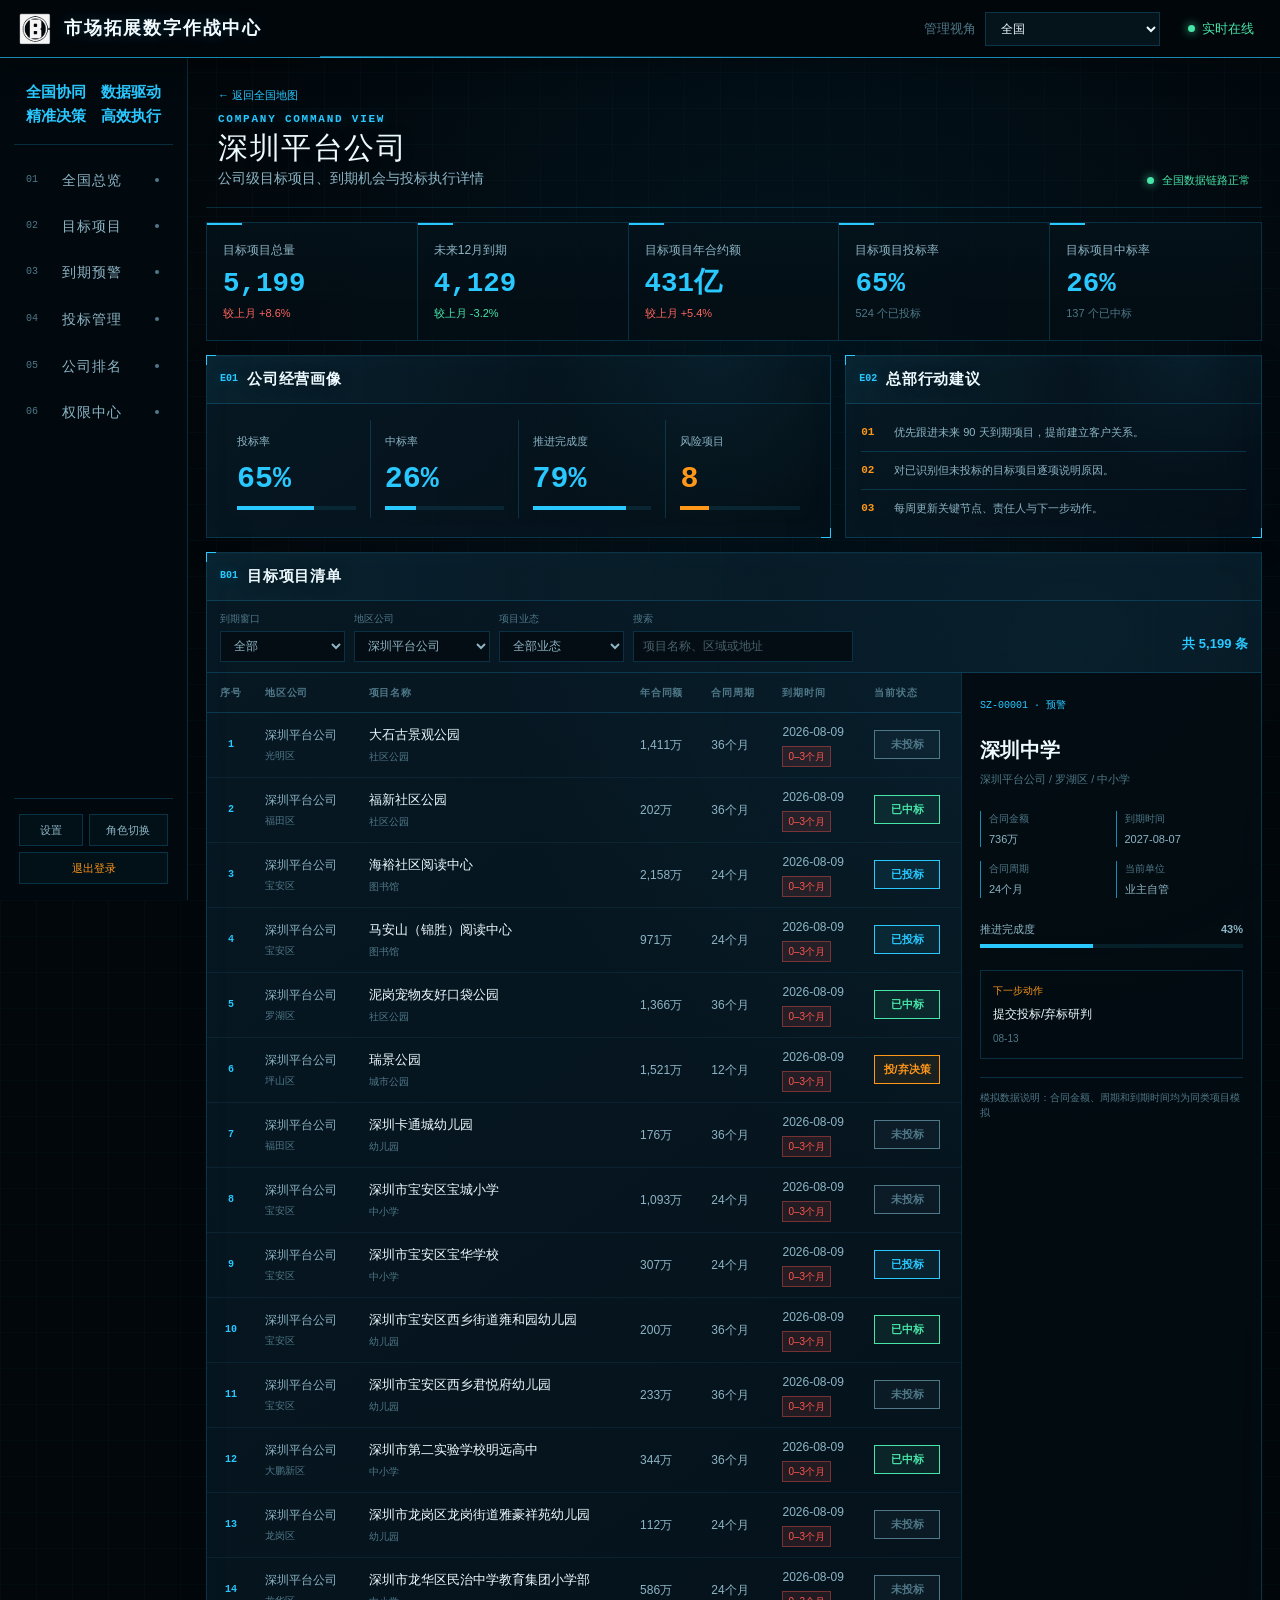
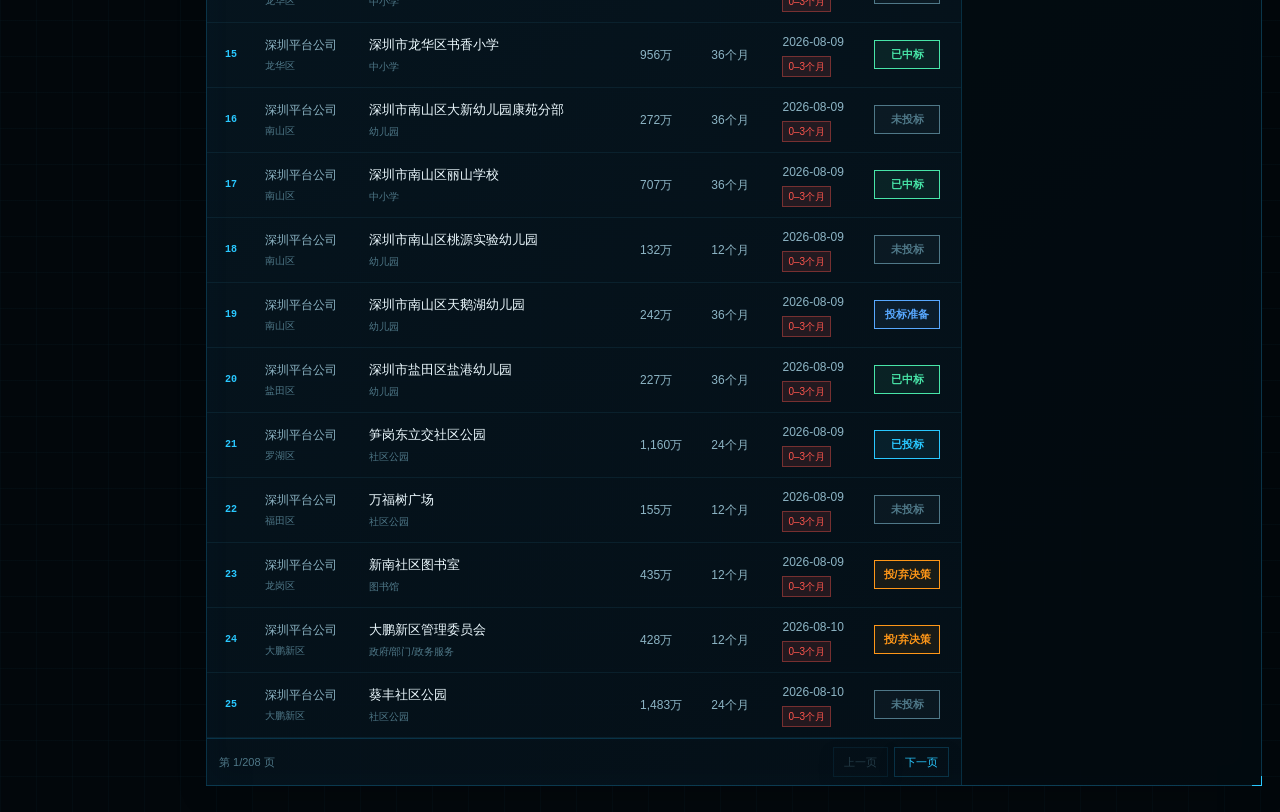
<file: company/index.html>
<!DOCTYPE html><html lang="zh-CN"><head><meta charSet="utf-8"/><meta name="viewport" content="width=device-width, initial-scale=1"/><link rel="stylesheet" href="/_next/static/chunks/0wp1~jip33fz7.css" data-precedence="next"/><link rel="preload" as="script" fetchPriority="low" href="/_next/static/chunks/15xrurgzs99gv.js"/><script src="/_next/static/chunks/0dgq26a5_oy.a.js" async=""></script><script src="/_next/static/chunks/07lhk_q6pmm3r.js" async=""></script><script src="/_next/static/chunks/0au83~zq0~0pf.js" async=""></script><script src="/_next/static/chunks/turbopack-07ur8f85nectq.js" async=""></script><script src="/_next/static/chunks/01xlw8hd842-c.js" async=""></script><script src="/_next/static/chunks/0d3shmwh5_nmn.js" async=""></script><script src="/_next/static/chunks/09hor9iwcr4tc.js" async=""></script><title>市场拓展数字作战中心</title><meta name="description" content="以全国公司地图统筹目标项目、合同到期、投标执行与智能标书生成的数字化作战平台。"/><meta property="og:title" content="市场拓展数字作战中心"/><meta property="og:description" content="全国公司地图、目标项目、到期预警、智能投标与公司效能一屏统筹。"/><meta property="og:image" content="https://market.haiyne.cn/og.png"/><meta property="og:image:width" content="1731"/><meta property="og:image:height" content="909"/><meta property="og:image:alt" content="市场拓展数字作战中心"/><meta property="og:type" content="website"/><meta name="twitter:card" content="summary_large_image"/><meta name="twitter:title" content="市场拓展数字作战中心"/><meta name="twitter:description" content="全国公司地图、目标项目、到期预警、智能投标与公司效能一屏统筹。"/><meta name="twitter:image" content="https://market.haiyne.cn/og.png"/><script src="/_next/static/chunks/03~yq9q893hmn.js" noModule=""></script></head><body><div hidden=""><!--$--><!--/$--></div><main class="command-shell"><header class="global-topbar"><a class="compact-brand" href="/"><span class="brand-logo" role="img" aria-label="中国海外集团"></span><strong>市场拓展数字作战中心</strong></a><div class="topbar-controls"><label>管理视角<select><option selected="">全国</option><option>辽宁平台公司</option><option>大连城市公司</option><option>长哈平台公司</option><option>吉林城市公司</option><option>哈尔滨城市公司</option><option>北京平台公司</option><option>蒙宁平台公司</option><option>银川城市公司</option><option>天津平台公司</option><option>山东平台公司</option><option>青岛城市公司</option><option>江苏平台公司</option><option>南京城市公司</option><option>安徽平台公司</option><option>上海平台公司</option><option>浙江平台公司</option><option>西北平台公司</option><option>兰州城市公司</option><option>乌鲁木齐城市公司</option><option>重庆平台公司</option><option>昆明城市公司</option><option>四川平台公司</option><option>佛山平台公司</option><option>广州平台公司</option><option>南宁城市公司</option><option>深圳平台公司</option><option>东莞城市公司</option><option>惠州城市公司</option><option>海南平台公司</option><option>闽汕平台公司</option><option>福州城市公司</option><option>武汉平台公司</option><option>郑州城市公司</option><option>湘赣平台公司</option><option>赣州城市公司</option></select></label><b><i></i>实时在线</b></div></header><aside class="command-nav"><div class="nav-brand"><strong class="nav-motto">全国协同　数据驱动<br/>精准决策　高效执行</strong></div><nav><a href="/" class=""><span>01</span><strong>全国总览</strong><i></i></a><a href="/projects" class=""><span>02</span><strong>目标项目</strong><i></i></a><a href="/expiry" class=""><span>03</span><strong>到期预警</strong><i></i></a><div class="nav-group "><a href="/bids" class="nav-parent "><span>04</span><strong>投标管理</strong><i></i></a><div class="bid-subnav"><a href="/bids" class=""><span>└</span><strong>投标总览</strong></a><a href="/bids/ai" class=""><span>└</span><strong>智能投标</strong></a><a href="/bids/documents" class=""><span>└</span><strong>标书中心</strong></a><a href="/bids/library" class=""><span>└</span><strong>专家与资源库</strong></a></div></div><a href="/ranking" class=""><span>05</span><strong>公司排名</strong><i></i></a><a href="/permissions" class=""><span>06</span><strong>权限中心</strong><i></i></a></nav><footer><div class="nav-actions"><button type="button">设置</button><button type="button">角色切换</button><button type="button" class="logout">退出登录</button></div></footer></aside><section class="command-workspace"><div class="page-header"><div><a href="/">← 返回全国地图</a><span>COMPANY COMMAND VIEW</span><h1>深圳平台公司</h1><p>公司级目标项目、到期机会与投标执行详情</p></div><div><i></i>全国数据链路正常</div></div><section class="metric-grid"><article><span>目标项目总量</span><strong>5,199</strong><small class="trend-up">较上月 +8.6%</small></article><article><span>未来12月到期</span><strong>4,129</strong><small class="trend-down">较上月 -3.2%</small></article><article><span>目标项目年合约额</span><strong>431亿</strong><small class="trend-up">较上月 +5.4%</small></article><article><span>目标项目投标率</span><strong>65<!-- -->%</strong><small>524<!-- --> 个已投标</small></article><article><span>目标项目中标率</span><strong>26<!-- -->%</strong><small>137<!-- --> 个已中标</small></article></section><div class="company-summary"><section class="hud-panel"><div class="panel-title"><div><span>E01</span><h3>公司经营画像</h3></div></div><div class="company-gauges"><div><span>投标率</span><strong>65<!-- -->%</strong><i><em style="width:65%"></em></i></div><div><span>中标率</span><strong>26<!-- -->%</strong><i><em style="width:26%"></em></i></div><div><span>推进完成度</span><strong>79<!-- -->%</strong><i><em style="width:79%"></em></i></div><div><span>风险项目</span><strong class="amber">8</strong><i><em class="amber-bar" style="width:24%"></em></i></div></div></section><section class="hud-panel"><div class="panel-title"><div><span>E02</span><h3>总部行动建议</h3></div></div><div class="action-notes"><p><b>01</b>优先跟进未来 90 天到期项目，提前建立客户关系。</p><p><b>02</b>对已识别但未投标的目标项目逐项说明原因。</p><p><b>03</b>每周更新关键节点、责任人与下一步动作。</p></div></section></div><section class="hud-panel data-ledger"><div class="panel-title"><div><span>B01</span><h3>目标项目清单</h3></div></div><div class="filter-row"><label>到期窗口<select><option selected="">全部</option><option>0–3个月</option><option>4–6个月</option><option>7–12个月</option><option>12个月以上</option></select></label><label>地区公司<select><option>全国</option><option>辽宁平台公司</option><option>大连城市公司</option><option>长哈平台公司</option><option>吉林城市公司</option><option>哈尔滨城市公司</option><option>北京平台公司</option><option>蒙宁平台公司</option><option>银川城市公司</option><option>天津平台公司</option><option>山东平台公司</option><option>青岛城市公司</option><option>江苏平台公司</option><option>南京城市公司</option><option>安徽平台公司</option><option>上海平台公司</option><option>浙江平台公司</option><option>西北平台公司</option><option>兰州城市公司</option><option>乌鲁木齐城市公司</option><option>重庆平台公司</option><option>昆明城市公司</option><option>四川平台公司</option><option>佛山平台公司</option><option>广州平台公司</option><option>南宁城市公司</option><option selected="">深圳平台公司</option><option>东莞城市公司</option><option>惠州城市公司</option><option>海南平台公司</option><option>闽汕平台公司</option><option>福州城市公司</option><option>武汉平台公司</option><option>郑州城市公司</option><option>湘赣平台公司</option><option>赣州城市公司</option></select></label><label>项目业态<select><option selected="">全部业态</option><option>学校</option><option>医院</option><option>公园</option><option>场馆</option><option>政府机构</option></select></label><label>搜索<input placeholder="项目名称、区域或地址" value=""/></label><strong>共 <!-- -->5,199<!-- --> 条</strong></div><div class="ledger-grid"><div class="table-scroll"><table><thead><tr><th>序号</th><th>地区公司</th><th>项目名称</th><th>年合同额</th><th>合同周期</th><th>到期时间</th><th>当前状态</th></tr></thead><tbody><tr class=""><td class="serial-cell">1</td><td>深圳平台公司<small>光明区</small></td><td><strong>大石古景观公园</strong><small>社区公园</small></td><td>1,411万</td><td>36<!-- -->个月</td><td><time>2026-08-09</time><small class="expiry-tag tone-critical">0–3个月</small></td><td><span class="bid-status bid-未投标">未投标</span></td></tr><tr class=""><td class="serial-cell">2</td><td>深圳平台公司<small>福田区</small></td><td><strong>福新社区公园</strong><small>社区公园</small></td><td>202万</td><td>36<!-- -->个月</td><td><time>2026-08-09</time><small class="expiry-tag tone-critical">0–3个月</small></td><td><span class="bid-status bid-已中标">已中标</span></td></tr><tr class=""><td class="serial-cell">3</td><td>深圳平台公司<small>宝安区</small></td><td><strong>海裕社区阅读中心</strong><small>图书馆</small></td><td>2,158万</td><td>24<!-- -->个月</td><td><time>2026-08-09</time><small class="expiry-tag tone-critical">0–3个月</small></td><td><span class="bid-status bid-已投标">已投标</span></td></tr><tr class=""><td class="serial-cell">4</td><td>深圳平台公司<small>宝安区</small></td><td><strong>马安山（锦胜）阅读中心</strong><small>图书馆</small></td><td>971万</td><td>24<!-- -->个月</td><td><time>2026-08-09</time><small class="expiry-tag tone-critical">0–3个月</small></td><td><span class="bid-status bid-已投标">已投标</span></td></tr><tr class=""><td class="serial-cell">5</td><td>深圳平台公司<small>罗湖区</small></td><td><strong>泥岗宠物友好口袋公园</strong><small>社区公园</small></td><td>1,366万</td><td>36<!-- -->个月</td><td><time>2026-08-09</time><small class="expiry-tag tone-critical">0–3个月</small></td><td><span class="bid-status bid-已中标">已中标</span></td></tr><tr class=""><td class="serial-cell">6</td><td>深圳平台公司<small>坪山区</small></td><td><strong>瑞景公园</strong><small>城市公园</small></td><td>1,521万</td><td>12<!-- -->个月</td><td><time>2026-08-09</time><small class="expiry-tag tone-critical">0–3个月</small></td><td><span class="bid-status bid-投/弃决策">投/弃决策</span></td></tr><tr class=""><td class="serial-cell">7</td><td>深圳平台公司<small>福田区</small></td><td><strong>深圳卡通城幼儿园</strong><small>幼儿园</small></td><td>176万</td><td>36<!-- -->个月</td><td><time>2026-08-09</time><small class="expiry-tag tone-critical">0–3个月</small></td><td><span class="bid-status bid-未投标">未投标</span></td></tr><tr class=""><td class="serial-cell">8</td><td>深圳平台公司<small>宝安区</small></td><td><strong>深圳市宝安区宝城小学</strong><small>中小学</small></td><td>1,093万</td><td>24<!-- -->个月</td><td><time>2026-08-09</time><small class="expiry-tag tone-critical">0–3个月</small></td><td><span class="bid-status bid-未投标">未投标</span></td></tr><tr class=""><td class="serial-cell">9</td><td>深圳平台公司<small>宝安区</small></td><td><strong>深圳市宝安区宝华学校</strong><small>中小学</small></td><td>307万</td><td>24<!-- -->个月</td><td><time>2026-08-09</time><small class="expiry-tag tone-critical">0–3个月</small></td><td><span class="bid-status bid-已投标">已投标</span></td></tr><tr class=""><td class="serial-cell">10</td><td>深圳平台公司<small>宝安区</small></td><td><strong>深圳市宝安区西乡街道雍和园幼儿园</strong><small>幼儿园</small></td><td>200万</td><td>36<!-- -->个月</td><td><time>2026-08-09</time><small class="expiry-tag tone-critical">0–3个月</small></td><td><span class="bid-status bid-已中标">已中标</span></td></tr><tr class=""><td class="serial-cell">11</td><td>深圳平台公司<small>宝安区</small></td><td><strong>深圳市宝安区西乡君悦府幼儿园</strong><small>幼儿园</small></td><td>233万</td><td>36<!-- -->个月</td><td><time>2026-08-09</time><small class="expiry-tag tone-critical">0–3个月</small></td><td><span class="bid-status bid-未投标">未投标</span></td></tr><tr class=""><td class="serial-cell">12</td><td>深圳平台公司<small>大鹏新区</small></td><td><strong>深圳市第二实验学校明远高中</strong><small>中小学</small></td><td>344万</td><td>36<!-- -->个月</td><td><time>2026-08-09</time><small class="expiry-tag tone-critical">0–3个月</small></td><td><span class="bid-status bid-已中标">已中标</span></td></tr><tr class=""><td class="serial-cell">13</td><td>深圳平台公司<small>龙岗区</small></td><td><strong>深圳市龙岗区龙岗街道雅豪祥苑幼儿园</strong><small>幼儿园</small></td><td>112万</td><td>24<!-- -->个月</td><td><time>2026-08-09</time><small class="expiry-tag tone-critical">0–3个月</small></td><td><span class="bid-status bid-未投标">未投标</span></td></tr><tr class=""><td class="serial-cell">14</td><td>深圳平台公司<small>龙华区</small></td><td><strong>深圳市龙华区民治中学教育集团小学部</strong><small>中小学</small></td><td>586万</td><td>24<!-- -->个月</td><td><time>2026-08-09</time><small class="expiry-tag tone-critical">0–3个月</small></td><td><span class="bid-status bid-未投标">未投标</span></td></tr><tr class=""><td class="serial-cell">15</td><td>深圳平台公司<small>龙华区</small></td><td><strong>深圳市龙华区书香小学</strong><small>中小学</small></td><td>956万</td><td>36<!-- -->个月</td><td><time>2026-08-09</time><small class="expiry-tag tone-critical">0–3个月</small></td><td><span class="bid-status bid-已中标">已中标</span></td></tr><tr class=""><td class="serial-cell">16</td><td>深圳平台公司<small>南山区</small></td><td><strong>深圳市南山区大新幼儿园康苑分部</strong><small>幼儿园</small></td><td>272万</td><td>36<!-- -->个月</td><td><time>2026-08-09</time><small class="expiry-tag tone-critical">0–3个月</small></td><td><span class="bid-status bid-未投标">未投标</span></td></tr><tr class=""><td class="serial-cell">17</td><td>深圳平台公司<small>南山区</small></td><td><strong>深圳市南山区丽山学校</strong><small>中小学</small></td><td>707万</td><td>36<!-- -->个月</td><td><time>2026-08-09</time><small class="expiry-tag tone-critical">0–3个月</small></td><td><span class="bid-status bid-已中标">已中标</span></td></tr><tr class=""><td class="serial-cell">18</td><td>深圳平台公司<small>南山区</small></td><td><strong>深圳市南山区桃源实验幼儿园</strong><small>幼儿园</small></td><td>132万</td><td>12<!-- -->个月</td><td><time>2026-08-09</time><small class="expiry-tag tone-critical">0–3个月</small></td><td><span class="bid-status bid-未投标">未投标</span></td></tr><tr class=""><td class="serial-cell">19</td><td>深圳平台公司<small>南山区</small></td><td><strong>深圳市南山区天鹅湖幼儿园</strong><small>幼儿园</small></td><td>242万</td><td>36<!-- -->个月</td><td><time>2026-08-09</time><small class="expiry-tag tone-critical">0–3个月</small></td><td><span class="bid-status bid-投标准备">投标准备</span></td></tr><tr class=""><td class="serial-cell">20</td><td>深圳平台公司<small>盐田区</small></td><td><strong>深圳市盐田区盐港幼儿园</strong><small>幼儿园</small></td><td>227万</td><td>36<!-- -->个月</td><td><time>2026-08-09</time><small class="expiry-tag tone-critical">0–3个月</small></td><td><span class="bid-status bid-已中标">已中标</span></td></tr><tr class=""><td class="serial-cell">21</td><td>深圳平台公司<small>罗湖区</small></td><td><strong>笋岗东立交社区公园</strong><small>社区公园</small></td><td>1,160万</td><td>24<!-- -->个月</td><td><time>2026-08-09</time><small class="expiry-tag tone-critical">0–3个月</small></td><td><span class="bid-status bid-已投标">已投标</span></td></tr><tr class=""><td class="serial-cell">22</td><td>深圳平台公司<small>福田区</small></td><td><strong>万福树广场</strong><small>社区公园</small></td><td>155万</td><td>12<!-- -->个月</td><td><time>2026-08-09</time><small class="expiry-tag tone-critical">0–3个月</small></td><td><span class="bid-status bid-未投标">未投标</span></td></tr><tr class=""><td class="serial-cell">23</td><td>深圳平台公司<small>龙岗区</small></td><td><strong>新南社区图书室</strong><small>图书馆</small></td><td>435万</td><td>12<!-- -->个月</td><td><time>2026-08-09</time><small class="expiry-tag tone-critical">0–3个月</small></td><td><span class="bid-status bid-投/弃决策">投/弃决策</span></td></tr><tr class=""><td class="serial-cell">24</td><td>深圳平台公司<small>大鹏新区</small></td><td><strong>大鹏新区管理委员会</strong><small>政府/部门/政务服务</small></td><td>428万</td><td>12<!-- -->个月</td><td><time>2026-08-10</time><small class="expiry-tag tone-critical">0–3个月</small></td><td><span class="bid-status bid-投/弃决策">投/弃决策</span></td></tr><tr class=""><td class="serial-cell">25</td><td>深圳平台公司<small>大鹏新区</small></td><td><strong>葵丰社区公园</strong><small>社区公园</small></td><td>1,483万</td><td>24<!-- -->个月</td><td><time>2026-08-10</time><small class="expiry-tag tone-critical">0–3个月</small></td><td><span class="bid-status bid-未投标">未投标</span></td></tr></tbody></table><div class="pagination"><span>第 <!-- -->1<!-- -->/<!-- -->208<!-- --> 页</span><div><button disabled="">上一页</button><button>下一页</button></div></div></div><aside class="project-detail"><span>SZ-00001<!-- --> · <!-- -->预警</span><h3>深圳中学</h3><p>深圳平台公司<!-- --> / <!-- -->罗湖区<!-- --> / <!-- -->中小学</p><dl><div><dt>合同金额</dt><dd>736万</dd></div><div><dt>到期时间</dt><dd>2027-08-07</dd></div><div><dt>合同周期</dt><dd>24<!-- -->个月</dd></div><div><dt>当前单位</dt><dd>业主自管</dd></div></dl><div class="detail-progress"><span>推进完成度</span><b>43<!-- -->%</b><i><em style="width:43%"></em></i></div><section><span>下一步动作</span><strong>提交投标/弃标研判</strong><small>08-13</small></section><footer>模拟数据说明：<!-- -->合同金额、周期和到期时间均为同类项目模拟</footer></aside></div></section></section></main><!--$--><!--/$--><script src="/_next/static/chunks/15xrurgzs99gv.js" id="_R_" async=""></script><script>(self.__next_f=self.__next_f||[]).push([0])</script><script>self.__next_f.push([1,"1:\"$Sreact.fragment\"\n2:I[39756,[\"/_next/static/chunks/01xlw8hd842-c.js\",\"/_next/static/chunks/0d3shmwh5_nmn.js\"],\"default\"]\n3:I[37457,[\"/_next/static/chunks/01xlw8hd842-c.js\",\"/_next/static/chunks/0d3shmwh5_nmn.js\"],\"default\"]\n4:I[40380,[\"/_next/static/chunks/01xlw8hd842-c.js\",\"/_next/static/chunks/0d3shmwh5_nmn.js\",\"/_next/static/chunks/09hor9iwcr4tc.js\"],\"default\"]\n5:I[97367,[\"/_next/static/chunks/01xlw8hd842-c.js\",\"/_next/static/chunks/0d3shmwh5_nmn.js\"],\"OutletBoundary\"]\n6:\"$Sreact.suspense\"\n9:I[97367,[\"/_next/static/chunks/01xlw8hd842-c.js\",\"/_next/static/chunks/0d3shmwh5_nmn.js\"],\"ViewportBoundary\"]\nb:I[97367,[\"/_next/static/chunks/01xlw8hd842-c.js\",\"/_next/static/chunks/0d3shmwh5_nmn.js\"],\"MetadataBoundary\"]\nd:I[68027,[\"/_next/static/chunks/01xlw8hd842-c.js\",\"/_next/static/chunks/0d3shmwh5_nmn.js\"],\"default\",1]\n:HL[\"/_next/static/chunks/0wp1~jip33fz7.css\",\"style\"]\n"])</script><script>self.__next_f.push([1,"0:{\"P\":null,\"c\":[\"\",\"company\",\"\"],\"q\":\"\",\"i\":false,\"f\":[[[\"\",{\"children\":[\"company\",{\"children\":[\"__PAGE__\",{}]}]},\"$undefined\",\"$undefined\",16],[[\"$\",\"$1\",\"c\",{\"children\":[[[\"$\",\"link\",\"0\",{\"rel\":\"stylesheet\",\"href\":\"/_next/static/chunks/0wp1~jip33fz7.css\",\"precedence\":\"next\",\"crossOrigin\":\"$undefined\",\"nonce\":\"$undefined\"}],[\"$\",\"script\",\"script-0\",{\"src\":\"/_next/static/chunks/01xlw8hd842-c.js\",\"async\":true,\"nonce\":\"$undefined\"}],[\"$\",\"script\",\"script-1\",{\"src\":\"/_next/static/chunks/0d3shmwh5_nmn.js\",\"async\":true,\"nonce\":\"$undefined\"}]],[\"$\",\"html\",null,{\"lang\":\"zh-CN\",\"children\":[\"$\",\"body\",null,{\"children\":[\"$\",\"$L2\",null,{\"parallelRouterKey\":\"children\",\"error\":\"$undefined\",\"errorStyles\":\"$undefined\",\"errorScripts\":\"$undefined\",\"template\":[\"$\",\"$L3\",null,{}],\"templateStyles\":\"$undefined\",\"templateScripts\":\"$undefined\",\"notFound\":[[[\"$\",\"title\",null,{\"children\":\"404: This page could not be found.\"}],[\"$\",\"div\",null,{\"style\":{\"fontFamily\":\"system-ui,\\\"Segoe UI\\\",Roboto,Helvetica,Arial,sans-serif,\\\"Apple Color Emoji\\\",\\\"Segoe UI Emoji\\\"\",\"height\":\"100vh\",\"textAlign\":\"center\",\"display\":\"flex\",\"flexDirection\":\"column\",\"alignItems\":\"center\",\"justifyContent\":\"center\"},\"children\":[\"$\",\"div\",null,{\"children\":[[\"$\",\"style\",null,{\"dangerouslySetInnerHTML\":{\"__html\":\"body{color:#000;background:#fff;margin:0}.next-error-h1{border-right:1px solid rgba(0,0,0,.3)}@media (prefers-color-scheme:dark){body{color:#fff;background:#000}.next-error-h1{border-right:1px solid rgba(255,255,255,.3)}}\"}}],[\"$\",\"h1\",null,{\"className\":\"next-error-h1\",\"style\":{\"display\":\"inline-block\",\"margin\":\"0 20px 0 0\",\"padding\":\"0 23px 0 0\",\"fontSize\":24,\"fontWeight\":500,\"verticalAlign\":\"top\",\"lineHeight\":\"49px\"},\"children\":404}],[\"$\",\"div\",null,{\"style\":{\"display\":\"inline-block\"},\"children\":[\"$\",\"h2\",null,{\"style\":{\"fontSize\":14,\"fontWeight\":400,\"lineHeight\":\"49px\",\"margin\":0},\"children\":\"This page could not be found.\"}]}]]}]}]],[]],\"forbidden\":\"$undefined\",\"unauthorized\":\"$undefined\"}]}]}]]}],{\"children\":[[\"$\",\"$1\",\"c\",{\"children\":[null,[\"$\",\"$L2\",null,{\"parallelRouterKey\":\"children\",\"error\":\"$undefined\",\"errorStyles\":\"$undefined\",\"errorScripts\":\"$undefined\",\"template\":[\"$\",\"$L3\",null,{}],\"templateStyles\":\"$undefined\",\"templateScripts\":\"$undefined\",\"notFound\":\"$undefined\",\"forbidden\":\"$undefined\",\"unauthorized\":\"$undefined\"}]]}],{\"children\":[[\"$\",\"$1\",\"c\",{\"children\":[[\"$\",\"$L4\",null,{\"view\":\"company\"}],[[\"$\",\"script\",\"script-0\",{\"src\":\"/_next/static/chunks/09hor9iwcr4tc.js\",\"async\":true,\"nonce\":\"$undefined\"}]],[\"$\",\"$L5\",null,{\"children\":[\"$\",\"$6\",null,{\"name\":\"Next.MetadataOutlet\",\"children\":\"$@7\"}]}]]}],{},null,false,null]},null,false,\"$@8\"]},null,false,null],[\"$\",\"$1\",\"h\",{\"children\":[null,[\"$\",\"$L9\",null,{\"children\":\"$La\"}],[\"$\",\"div\",null,{\"hidden\":true,\"children\":[\"$\",\"$Lb\",null,{\"children\":[\"$\",\"$6\",null,{\"name\":\"Next.Metadata\",\"children\":\"$Lc\"}]}]}],null]}],false]],\"m\":\"$undefined\",\"G\":[\"$d\",[[\"$\",\"link\",\"0\",{\"rel\":\"stylesheet\",\"href\":\"/_next/static/chunks/0wp1~jip33fz7.css\",\"precedence\":\"next\",\"crossOrigin\":\"$undefined\",\"nonce\":\"$undefined\"}]]],\"S\":true,\"h\":null,\"s\":\"$undefined\",\"l\":\"$undefined\",\"p\":\"$undefined\",\"d\":\"$undefined\",\"b\":\"S9fuOka2JLKeBxzFCbMnO\"}\n"])</script><script>self.__next_f.push([1,"e:[]\n8:\"$We\"\n"])</script><script>self.__next_f.push([1,"a:[[\"$\",\"meta\",\"0\",{\"charSet\":\"utf-8\"}],[\"$\",\"meta\",\"1\",{\"name\":\"viewport\",\"content\":\"width=device-width, initial-scale=1\"}]]\n"])</script><script>self.__next_f.push([1,"7:null\nc:[[\"$\",\"title\",\"0\",{\"children\":\"市场拓展数字作战中心\"}],[\"$\",\"meta\",\"1\",{\"name\":\"description\",\"content\":\"以全国公司地图统筹目标项目、合同到期、投标执行与智能标书生成的数字化作战平台。\"}],[\"$\",\"meta\",\"2\",{\"property\":\"og:title\",\"content\":\"市场拓展数字作战中心\"}],[\"$\",\"meta\",\"3\",{\"property\":\"og:description\",\"content\":\"全国公司地图、目标项目、到期预警、智能投标与公司效能一屏统筹。\"}],[\"$\",\"meta\",\"4\",{\"property\":\"og:image\",\"content\":\"https://market.haiyne.cn/og.png\"}],[\"$\",\"meta\",\"5\",{\"property\":\"og:image:width\",\"content\":\"1731\"}],[\"$\",\"meta\",\"6\",{\"property\":\"og:image:height\",\"content\":\"909\"}],[\"$\",\"meta\",\"7\",{\"property\":\"og:image:alt\",\"content\":\"市场拓展数字作战中心\"}],[\"$\",\"meta\",\"8\",{\"property\":\"og:type\",\"content\":\"website\"}],[\"$\",\"meta\",\"9\",{\"name\":\"twitter:card\",\"content\":\"summary_large_image\"}],[\"$\",\"meta\",\"10\",{\"name\":\"twitter:title\",\"content\":\"市场拓展数字作战中心\"}],[\"$\",\"meta\",\"11\",{\"name\":\"twitter:description\",\"content\":\"全国公司地图、目标项目、到期预警、智能投标与公司效能一屏统筹。\"}],[\"$\",\"meta\",\"12\",{\"name\":\"twitter:image\",\"content\":\"https://market.haiyne.cn/og.png\"}]]\n"])</script></body></html>
</file>
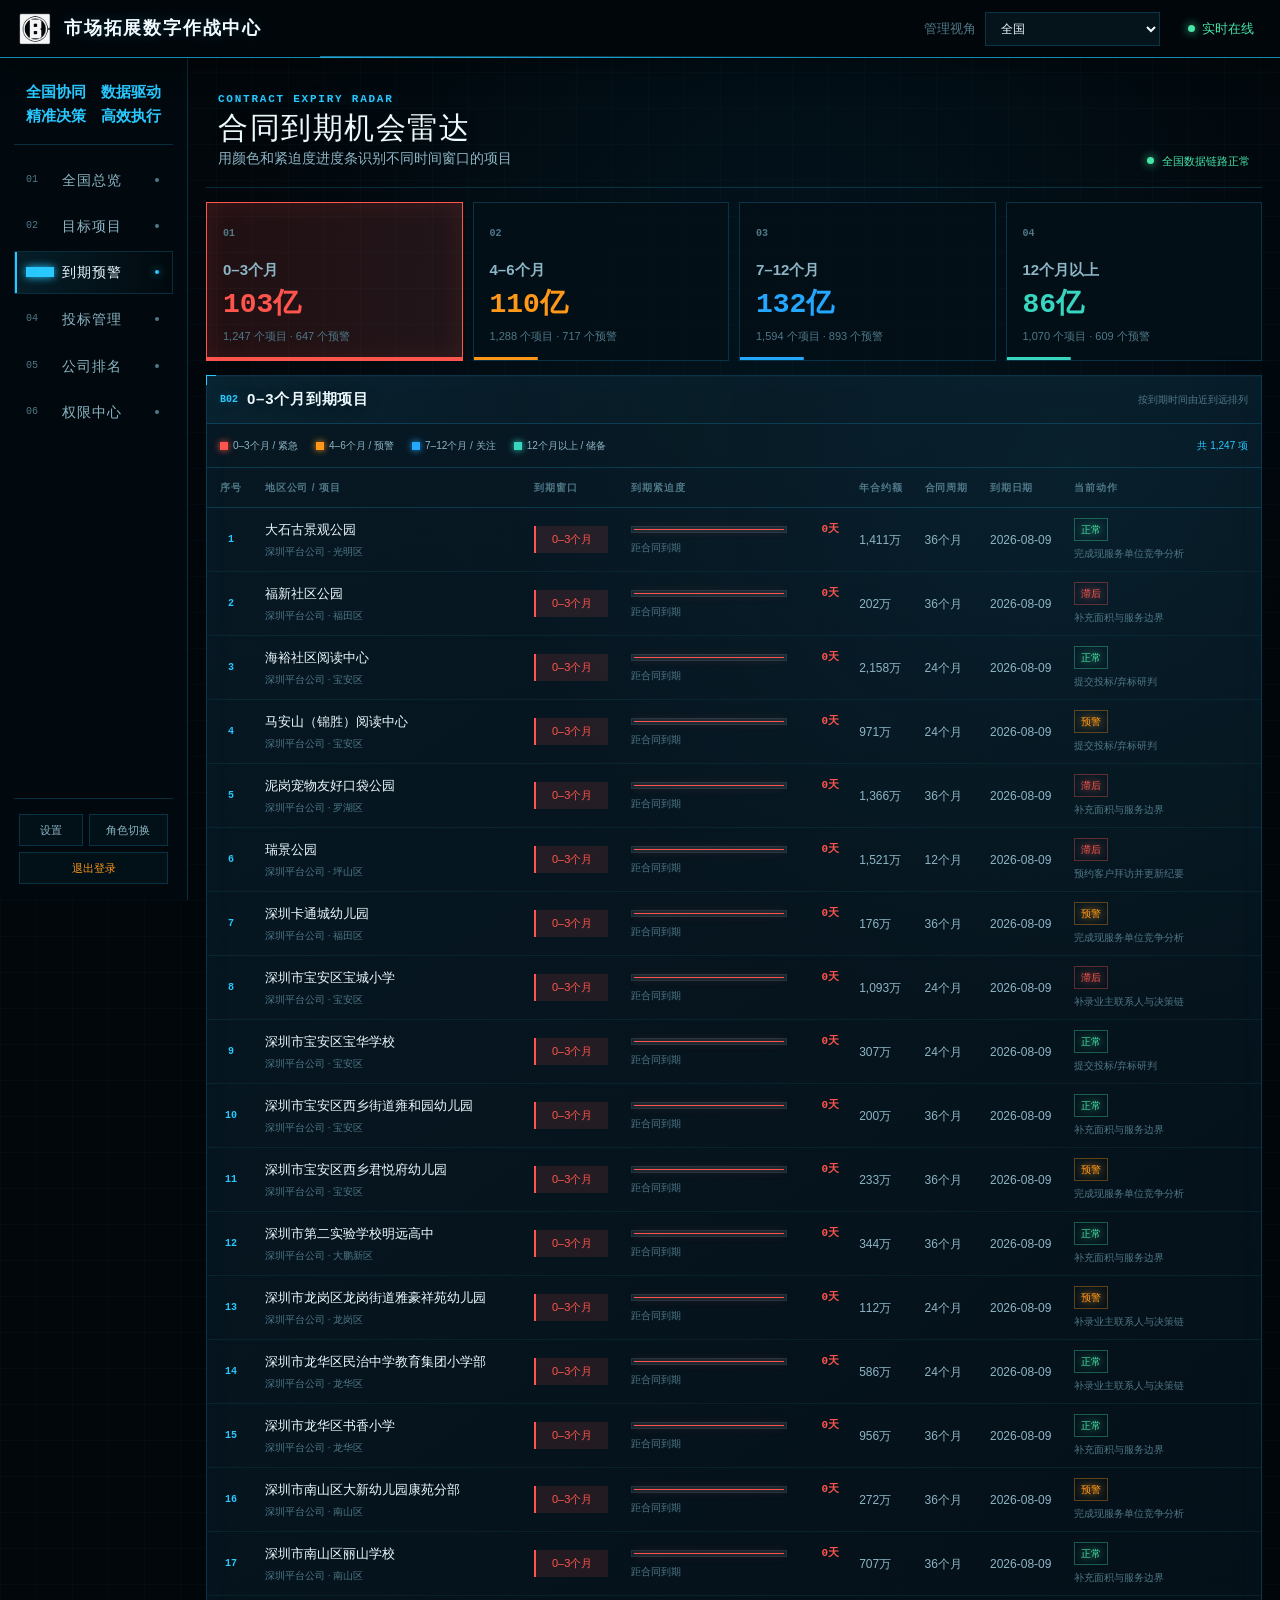
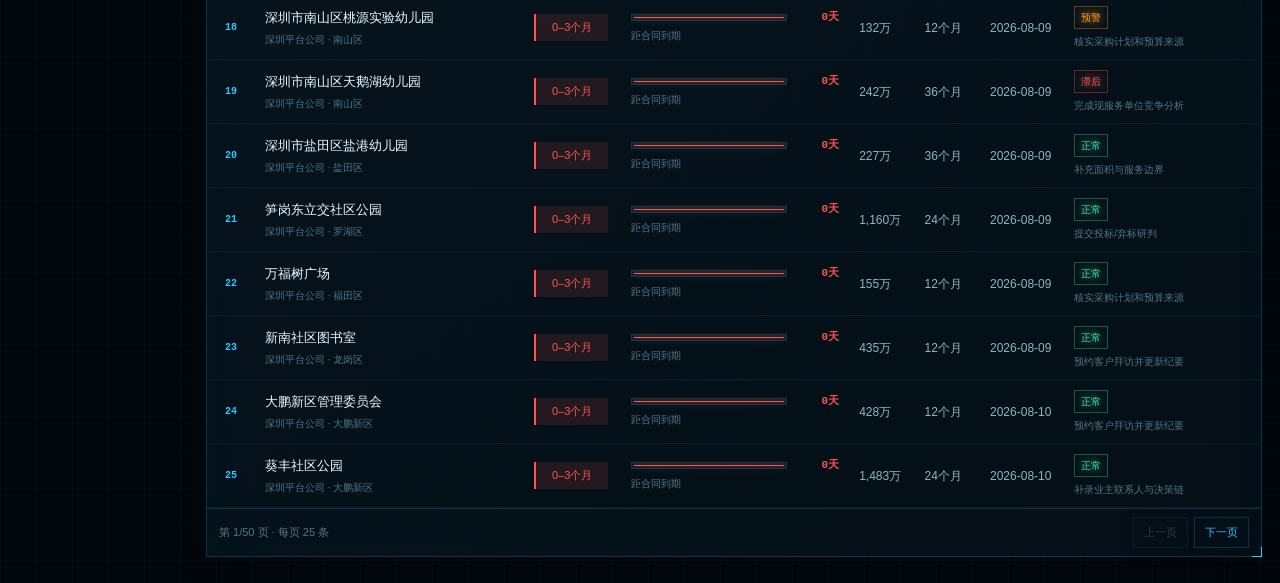
<file: expiry/index.html>
<!DOCTYPE html><html lang="zh-CN"><head><meta charSet="utf-8"/><meta name="viewport" content="width=device-width, initial-scale=1"/><link rel="stylesheet" href="/_next/static/chunks/0wp1~jip33fz7.css" data-precedence="next"/><link rel="preload" as="script" fetchPriority="low" href="/_next/static/chunks/15xrurgzs99gv.js"/><script src="/_next/static/chunks/0dgq26a5_oy.a.js" async=""></script><script src="/_next/static/chunks/07lhk_q6pmm3r.js" async=""></script><script src="/_next/static/chunks/0au83~zq0~0pf.js" async=""></script><script src="/_next/static/chunks/turbopack-07ur8f85nectq.js" async=""></script><script src="/_next/static/chunks/01xlw8hd842-c.js" async=""></script><script src="/_next/static/chunks/0d3shmwh5_nmn.js" async=""></script><script src="/_next/static/chunks/09hor9iwcr4tc.js" async=""></script><title>市场拓展数字作战中心</title><meta name="description" content="以全国公司地图统筹目标项目、合同到期、投标执行与智能标书生成的数字化作战平台。"/><meta property="og:title" content="市场拓展数字作战中心"/><meta property="og:description" content="全国公司地图、目标项目、到期预警、智能投标与公司效能一屏统筹。"/><meta property="og:image" content="https://market.haiyne.cn/og.png"/><meta property="og:image:width" content="1731"/><meta property="og:image:height" content="909"/><meta property="og:image:alt" content="市场拓展数字作战中心"/><meta property="og:type" content="website"/><meta name="twitter:card" content="summary_large_image"/><meta name="twitter:title" content="市场拓展数字作战中心"/><meta name="twitter:description" content="全国公司地图、目标项目、到期预警、智能投标与公司效能一屏统筹。"/><meta name="twitter:image" content="https://market.haiyne.cn/og.png"/><script src="/_next/static/chunks/03~yq9q893hmn.js" noModule=""></script></head><body><div hidden=""><!--$--><!--/$--></div><main class="command-shell"><header class="global-topbar"><a class="compact-brand" href="/"><span class="brand-logo" role="img" aria-label="中国海外集团"></span><strong>市场拓展数字作战中心</strong></a><div class="topbar-controls"><label>管理视角<select><option selected="">全国</option><option>辽宁平台公司</option><option>大连城市公司</option><option>长哈平台公司</option><option>吉林城市公司</option><option>哈尔滨城市公司</option><option>北京平台公司</option><option>蒙宁平台公司</option><option>银川城市公司</option><option>天津平台公司</option><option>山东平台公司</option><option>青岛城市公司</option><option>江苏平台公司</option><option>南京城市公司</option><option>安徽平台公司</option><option>上海平台公司</option><option>浙江平台公司</option><option>西北平台公司</option><option>兰州城市公司</option><option>乌鲁木齐城市公司</option><option>重庆平台公司</option><option>昆明城市公司</option><option>四川平台公司</option><option>佛山平台公司</option><option>广州平台公司</option><option>南宁城市公司</option><option>深圳平台公司</option><option>东莞城市公司</option><option>惠州城市公司</option><option>海南平台公司</option><option>闽汕平台公司</option><option>福州城市公司</option><option>武汉平台公司</option><option>郑州城市公司</option><option>湘赣平台公司</option><option>赣州城市公司</option></select></label><b><i></i>实时在线</b></div></header><aside class="command-nav"><div class="nav-brand"><strong class="nav-motto">全国协同　数据驱动<br/>精准决策　高效执行</strong></div><nav><a href="/" class=""><span>01</span><strong>全国总览</strong><i></i></a><a href="/projects" class=""><span>02</span><strong>目标项目</strong><i></i></a><a href="/expiry" class="active" aria-current="page"><span>03</span><strong>到期预警</strong><i></i></a><div class="nav-group "><a href="/bids" class="nav-parent "><span>04</span><strong>投标管理</strong><i></i></a><div class="bid-subnav"><a href="/bids" class=""><span>└</span><strong>投标总览</strong></a><a href="/bids/ai" class=""><span>└</span><strong>智能投标</strong></a><a href="/bids/documents" class=""><span>└</span><strong>标书中心</strong></a><a href="/bids/library" class=""><span>└</span><strong>专家与资源库</strong></a></div></div><a href="/ranking" class=""><span>05</span><strong>公司排名</strong><i></i></a><a href="/permissions" class=""><span>06</span><strong>权限中心</strong><i></i></a></nav><footer><div class="nav-actions"><button type="button">设置</button><button type="button">角色切换</button><button type="button" class="logout">退出登录</button></div></footer></aside><section class="command-workspace"><div class="page-header"><div><span>CONTRACT EXPIRY RADAR</span><h1>合同到期机会雷达</h1><p>用颜色和紧迫度进度条识别不同时间窗口的项目</p></div><div><i></i>全国数据链路正常</div></div><div class="expiry-summary"><button class="active tone-critical"><span>0<!-- -->1</span><strong>0–3个月</strong><b>103亿</b><small>1,247<!-- --> 个项目 · <!-- -->647<!-- --> 个预警</small><i></i></button><button class=" tone-warning"><span>0<!-- -->2</span><strong>4–6个月</strong><b>110亿</b><small>1,288<!-- --> 个项目 · <!-- -->717<!-- --> 个预警</small><i></i></button><button class=" tone-watch"><span>0<!-- -->3</span><strong>7–12个月</strong><b>132亿</b><small>1,594<!-- --> 个项目 · <!-- -->893<!-- --> 个预警</small><i></i></button><button class=" tone-future"><span>0<!-- -->4</span><strong>12个月以上</strong><b>86亿</b><small>1,070<!-- --> 个项目 · <!-- -->609<!-- --> 个预警</small><i></i></button></div><section class="hud-panel expiry-visual-board"><div class="panel-title"><div><span>B02</span><h3>0–3个月到期项目</h3></div><small>按到期时间由近到远排列</small></div><div class="expiry-legend"><span class="tone-critical"><i></i>0–3个月 / 紧急</span><span class="tone-warning"><i></i>4–6个月 / 预警</span><span class="tone-watch"><i></i>7–12个月 / 关注</span><span class="tone-future"><i></i>12个月以上 / 储备</span><b>共 <!-- -->1,247<!-- --> 项</b></div><div class="expiry-table-scroll"><table class="expiry-table"><thead><tr><th>序号</th><th>地区公司 / 项目</th><th>到期窗口</th><th>到期紧迫度</th><th>年合约额</th><th>合同周期</th><th>到期日期</th><th>当前动作</th></tr></thead><tbody><tr><td class="serial-cell">1</td><td><strong>大石古景观公园</strong><small>深圳平台公司<!-- --> · <!-- -->光明区</small></td><td><span class="window-pill tone-critical">0–3个月</span></td><td><div class="urgency-track tone-critical"><div><i><em style="width:100%"></em></i><b>0<!-- -->天</b></div><small>距合同到期</small></div></td><td>1,411万</td><td>36<!-- -->个月</td><td><time>2026-08-09</time></td><td><span class="action-status status-正常">正常</span><small>完成现服务单位竞争分析</small></td></tr><tr><td class="serial-cell">2</td><td><strong>福新社区公园</strong><small>深圳平台公司<!-- --> · <!-- -->福田区</small></td><td><span class="window-pill tone-critical">0–3个月</span></td><td><div class="urgency-track tone-critical"><div><i><em style="width:100%"></em></i><b>0<!-- -->天</b></div><small>距合同到期</small></div></td><td>202万</td><td>36<!-- -->个月</td><td><time>2026-08-09</time></td><td><span class="action-status status-滞后">滞后</span><small>补充面积与服务边界</small></td></tr><tr><td class="serial-cell">3</td><td><strong>海裕社区阅读中心</strong><small>深圳平台公司<!-- --> · <!-- -->宝安区</small></td><td><span class="window-pill tone-critical">0–3个月</span></td><td><div class="urgency-track tone-critical"><div><i><em style="width:100%"></em></i><b>0<!-- -->天</b></div><small>距合同到期</small></div></td><td>2,158万</td><td>24<!-- -->个月</td><td><time>2026-08-09</time></td><td><span class="action-status status-正常">正常</span><small>提交投标/弃标研判</small></td></tr><tr><td class="serial-cell">4</td><td><strong>马安山（锦胜）阅读中心</strong><small>深圳平台公司<!-- --> · <!-- -->宝安区</small></td><td><span class="window-pill tone-critical">0–3个月</span></td><td><div class="urgency-track tone-critical"><div><i><em style="width:100%"></em></i><b>0<!-- -->天</b></div><small>距合同到期</small></div></td><td>971万</td><td>24<!-- -->个月</td><td><time>2026-08-09</time></td><td><span class="action-status status-预警">预警</span><small>提交投标/弃标研判</small></td></tr><tr><td class="serial-cell">5</td><td><strong>泥岗宠物友好口袋公园</strong><small>深圳平台公司<!-- --> · <!-- -->罗湖区</small></td><td><span class="window-pill tone-critical">0–3个月</span></td><td><div class="urgency-track tone-critical"><div><i><em style="width:100%"></em></i><b>0<!-- -->天</b></div><small>距合同到期</small></div></td><td>1,366万</td><td>36<!-- -->个月</td><td><time>2026-08-09</time></td><td><span class="action-status status-滞后">滞后</span><small>补充面积与服务边界</small></td></tr><tr><td class="serial-cell">6</td><td><strong>瑞景公园</strong><small>深圳平台公司<!-- --> · <!-- -->坪山区</small></td><td><span class="window-pill tone-critical">0–3个月</span></td><td><div class="urgency-track tone-critical"><div><i><em style="width:100%"></em></i><b>0<!-- -->天</b></div><small>距合同到期</small></div></td><td>1,521万</td><td>12<!-- -->个月</td><td><time>2026-08-09</time></td><td><span class="action-status status-滞后">滞后</span><small>预约客户拜访并更新纪要</small></td></tr><tr><td class="serial-cell">7</td><td><strong>深圳卡通城幼儿园</strong><small>深圳平台公司<!-- --> · <!-- -->福田区</small></td><td><span class="window-pill tone-critical">0–3个月</span></td><td><div class="urgency-track tone-critical"><div><i><em style="width:100%"></em></i><b>0<!-- -->天</b></div><small>距合同到期</small></div></td><td>176万</td><td>36<!-- -->个月</td><td><time>2026-08-09</time></td><td><span class="action-status status-预警">预警</span><small>完成现服务单位竞争分析</small></td></tr><tr><td class="serial-cell">8</td><td><strong>深圳市宝安区宝城小学</strong><small>深圳平台公司<!-- --> · <!-- -->宝安区</small></td><td><span class="window-pill tone-critical">0–3个月</span></td><td><div class="urgency-track tone-critical"><div><i><em style="width:100%"></em></i><b>0<!-- -->天</b></div><small>距合同到期</small></div></td><td>1,093万</td><td>24<!-- -->个月</td><td><time>2026-08-09</time></td><td><span class="action-status status-滞后">滞后</span><small>补录业主联系人与决策链</small></td></tr><tr><td class="serial-cell">9</td><td><strong>深圳市宝安区宝华学校</strong><small>深圳平台公司<!-- --> · <!-- -->宝安区</small></td><td><span class="window-pill tone-critical">0–3个月</span></td><td><div class="urgency-track tone-critical"><div><i><em style="width:100%"></em></i><b>0<!-- -->天</b></div><small>距合同到期</small></div></td><td>307万</td><td>24<!-- -->个月</td><td><time>2026-08-09</time></td><td><span class="action-status status-正常">正常</span><small>提交投标/弃标研判</small></td></tr><tr><td class="serial-cell">10</td><td><strong>深圳市宝安区西乡街道雍和园幼儿园</strong><small>深圳平台公司<!-- --> · <!-- -->宝安区</small></td><td><span class="window-pill tone-critical">0–3个月</span></td><td><div class="urgency-track tone-critical"><div><i><em style="width:100%"></em></i><b>0<!-- -->天</b></div><small>距合同到期</small></div></td><td>200万</td><td>36<!-- -->个月</td><td><time>2026-08-09</time></td><td><span class="action-status status-正常">正常</span><small>补充面积与服务边界</small></td></tr><tr><td class="serial-cell">11</td><td><strong>深圳市宝安区西乡君悦府幼儿园</strong><small>深圳平台公司<!-- --> · <!-- -->宝安区</small></td><td><span class="window-pill tone-critical">0–3个月</span></td><td><div class="urgency-track tone-critical"><div><i><em style="width:100%"></em></i><b>0<!-- -->天</b></div><small>距合同到期</small></div></td><td>233万</td><td>36<!-- -->个月</td><td><time>2026-08-09</time></td><td><span class="action-status status-预警">预警</span><small>完成现服务单位竞争分析</small></td></tr><tr><td class="serial-cell">12</td><td><strong>深圳市第二实验学校明远高中</strong><small>深圳平台公司<!-- --> · <!-- -->大鹏新区</small></td><td><span class="window-pill tone-critical">0–3个月</span></td><td><div class="urgency-track tone-critical"><div><i><em style="width:100%"></em></i><b>0<!-- -->天</b></div><small>距合同到期</small></div></td><td>344万</td><td>36<!-- -->个月</td><td><time>2026-08-09</time></td><td><span class="action-status status-正常">正常</span><small>补充面积与服务边界</small></td></tr><tr><td class="serial-cell">13</td><td><strong>深圳市龙岗区龙岗街道雅豪祥苑幼儿园</strong><small>深圳平台公司<!-- --> · <!-- -->龙岗区</small></td><td><span class="window-pill tone-critical">0–3个月</span></td><td><div class="urgency-track tone-critical"><div><i><em style="width:100%"></em></i><b>0<!-- -->天</b></div><small>距合同到期</small></div></td><td>112万</td><td>24<!-- -->个月</td><td><time>2026-08-09</time></td><td><span class="action-status status-预警">预警</span><small>补录业主联系人与决策链</small></td></tr><tr><td class="serial-cell">14</td><td><strong>深圳市龙华区民治中学教育集团小学部</strong><small>深圳平台公司<!-- --> · <!-- -->龙华区</small></td><td><span class="window-pill tone-critical">0–3个月</span></td><td><div class="urgency-track tone-critical"><div><i><em style="width:100%"></em></i><b>0<!-- -->天</b></div><small>距合同到期</small></div></td><td>586万</td><td>24<!-- -->个月</td><td><time>2026-08-09</time></td><td><span class="action-status status-正常">正常</span><small>补录业主联系人与决策链</small></td></tr><tr><td class="serial-cell">15</td><td><strong>深圳市龙华区书香小学</strong><small>深圳平台公司<!-- --> · <!-- -->龙华区</small></td><td><span class="window-pill tone-critical">0–3个月</span></td><td><div class="urgency-track tone-critical"><div><i><em style="width:100%"></em></i><b>0<!-- -->天</b></div><small>距合同到期</small></div></td><td>956万</td><td>36<!-- -->个月</td><td><time>2026-08-09</time></td><td><span class="action-status status-正常">正常</span><small>补充面积与服务边界</small></td></tr><tr><td class="serial-cell">16</td><td><strong>深圳市南山区大新幼儿园康苑分部</strong><small>深圳平台公司<!-- --> · <!-- -->南山区</small></td><td><span class="window-pill tone-critical">0–3个月</span></td><td><div class="urgency-track tone-critical"><div><i><em style="width:100%"></em></i><b>0<!-- -->天</b></div><small>距合同到期</small></div></td><td>272万</td><td>36<!-- -->个月</td><td><time>2026-08-09</time></td><td><span class="action-status status-预警">预警</span><small>完成现服务单位竞争分析</small></td></tr><tr><td class="serial-cell">17</td><td><strong>深圳市南山区丽山学校</strong><small>深圳平台公司<!-- --> · <!-- -->南山区</small></td><td><span class="window-pill tone-critical">0–3个月</span></td><td><div class="urgency-track tone-critical"><div><i><em style="width:100%"></em></i><b>0<!-- -->天</b></div><small>距合同到期</small></div></td><td>707万</td><td>36<!-- -->个月</td><td><time>2026-08-09</time></td><td><span class="action-status status-正常">正常</span><small>补充面积与服务边界</small></td></tr><tr><td class="serial-cell">18</td><td><strong>深圳市南山区桃源实验幼儿园</strong><small>深圳平台公司<!-- --> · <!-- -->南山区</small></td><td><span class="window-pill tone-critical">0–3个月</span></td><td><div class="urgency-track tone-critical"><div><i><em style="width:100%"></em></i><b>0<!-- -->天</b></div><small>距合同到期</small></div></td><td>132万</td><td>12<!-- -->个月</td><td><time>2026-08-09</time></td><td><span class="action-status status-预警">预警</span><small>核实采购计划和预算来源</small></td></tr><tr><td class="serial-cell">19</td><td><strong>深圳市南山区天鹅湖幼儿园</strong><small>深圳平台公司<!-- --> · <!-- -->南山区</small></td><td><span class="window-pill tone-critical">0–3个月</span></td><td><div class="urgency-track tone-critical"><div><i><em style="width:100%"></em></i><b>0<!-- -->天</b></div><small>距合同到期</small></div></td><td>242万</td><td>36<!-- -->个月</td><td><time>2026-08-09</time></td><td><span class="action-status status-滞后">滞后</span><small>完成现服务单位竞争分析</small></td></tr><tr><td class="serial-cell">20</td><td><strong>深圳市盐田区盐港幼儿园</strong><small>深圳平台公司<!-- --> · <!-- -->盐田区</small></td><td><span class="window-pill tone-critical">0–3个月</span></td><td><div class="urgency-track tone-critical"><div><i><em style="width:100%"></em></i><b>0<!-- -->天</b></div><small>距合同到期</small></div></td><td>227万</td><td>36<!-- -->个月</td><td><time>2026-08-09</time></td><td><span class="action-status status-正常">正常</span><small>补充面积与服务边界</small></td></tr><tr><td class="serial-cell">21</td><td><strong>笋岗东立交社区公园</strong><small>深圳平台公司<!-- --> · <!-- -->罗湖区</small></td><td><span class="window-pill tone-critical">0–3个月</span></td><td><div class="urgency-track tone-critical"><div><i><em style="width:100%"></em></i><b>0<!-- -->天</b></div><small>距合同到期</small></div></td><td>1,160万</td><td>24<!-- -->个月</td><td><time>2026-08-09</time></td><td><span class="action-status status-正常">正常</span><small>提交投标/弃标研判</small></td></tr><tr><td class="serial-cell">22</td><td><strong>万福树广场</strong><small>深圳平台公司<!-- --> · <!-- -->福田区</small></td><td><span class="window-pill tone-critical">0–3个月</span></td><td><div class="urgency-track tone-critical"><div><i><em style="width:100%"></em></i><b>0<!-- -->天</b></div><small>距合同到期</small></div></td><td>155万</td><td>12<!-- -->个月</td><td><time>2026-08-09</time></td><td><span class="action-status status-正常">正常</span><small>核实采购计划和预算来源</small></td></tr><tr><td class="serial-cell">23</td><td><strong>新南社区图书室</strong><small>深圳平台公司<!-- --> · <!-- -->龙岗区</small></td><td><span class="window-pill tone-critical">0–3个月</span></td><td><div class="urgency-track tone-critical"><div><i><em style="width:100%"></em></i><b>0<!-- -->天</b></div><small>距合同到期</small></div></td><td>435万</td><td>12<!-- -->个月</td><td><time>2026-08-09</time></td><td><span class="action-status status-正常">正常</span><small>预约客户拜访并更新纪要</small></td></tr><tr><td class="serial-cell">24</td><td><strong>大鹏新区管理委员会</strong><small>深圳平台公司<!-- --> · <!-- -->大鹏新区</small></td><td><span class="window-pill tone-critical">0–3个月</span></td><td><div class="urgency-track tone-critical"><div><i><em style="width:100%"></em></i><b>0<!-- -->天</b></div><small>距合同到期</small></div></td><td>428万</td><td>12<!-- -->个月</td><td><time>2026-08-10</time></td><td><span class="action-status status-正常">正常</span><small>预约客户拜访并更新纪要</small></td></tr><tr><td class="serial-cell">25</td><td><strong>葵丰社区公园</strong><small>深圳平台公司<!-- --> · <!-- -->大鹏新区</small></td><td><span class="window-pill tone-critical">0–3个月</span></td><td><div class="urgency-track tone-critical"><div><i><em style="width:100%"></em></i><b>0<!-- -->天</b></div><small>距合同到期</small></div></td><td>1,483万</td><td>24<!-- -->个月</td><td><time>2026-08-10</time></td><td><span class="action-status status-正常">正常</span><small>补录业主联系人与决策链</small></td></tr></tbody></table></div><div class="pagination"><span>第 <!-- -->1<!-- -->/<!-- -->50<!-- --> 页 · 每页 <!-- -->25<!-- --> 条</span><div><button disabled="">上一页</button><button>下一页</button></div></div></section></section></main><!--$--><!--/$--><script src="/_next/static/chunks/15xrurgzs99gv.js" id="_R_" async=""></script><script>(self.__next_f=self.__next_f||[]).push([0])</script><script>self.__next_f.push([1,"1:\"$Sreact.fragment\"\n2:I[39756,[\"/_next/static/chunks/01xlw8hd842-c.js\",\"/_next/static/chunks/0d3shmwh5_nmn.js\"],\"default\"]\n3:I[37457,[\"/_next/static/chunks/01xlw8hd842-c.js\",\"/_next/static/chunks/0d3shmwh5_nmn.js\"],\"default\"]\n4:I[40380,[\"/_next/static/chunks/01xlw8hd842-c.js\",\"/_next/static/chunks/0d3shmwh5_nmn.js\",\"/_next/static/chunks/09hor9iwcr4tc.js\"],\"default\"]\n5:I[97367,[\"/_next/static/chunks/01xlw8hd842-c.js\",\"/_next/static/chunks/0d3shmwh5_nmn.js\"],\"OutletBoundary\"]\n6:\"$Sreact.suspense\"\n9:I[97367,[\"/_next/static/chunks/01xlw8hd842-c.js\",\"/_next/static/chunks/0d3shmwh5_nmn.js\"],\"ViewportBoundary\"]\nb:I[97367,[\"/_next/static/chunks/01xlw8hd842-c.js\",\"/_next/static/chunks/0d3shmwh5_nmn.js\"],\"MetadataBoundary\"]\nd:I[68027,[\"/_next/static/chunks/01xlw8hd842-c.js\",\"/_next/static/chunks/0d3shmwh5_nmn.js\"],\"default\",1]\n:HL[\"/_next/static/chunks/0wp1~jip33fz7.css\",\"style\"]\n"])</script><script>self.__next_f.push([1,"0:{\"P\":null,\"c\":[\"\",\"expiry\",\"\"],\"q\":\"\",\"i\":false,\"f\":[[[\"\",{\"children\":[\"expiry\",{\"children\":[\"__PAGE__\",{}]}]},\"$undefined\",\"$undefined\",16],[[\"$\",\"$1\",\"c\",{\"children\":[[[\"$\",\"link\",\"0\",{\"rel\":\"stylesheet\",\"href\":\"/_next/static/chunks/0wp1~jip33fz7.css\",\"precedence\":\"next\",\"crossOrigin\":\"$undefined\",\"nonce\":\"$undefined\"}],[\"$\",\"script\",\"script-0\",{\"src\":\"/_next/static/chunks/01xlw8hd842-c.js\",\"async\":true,\"nonce\":\"$undefined\"}],[\"$\",\"script\",\"script-1\",{\"src\":\"/_next/static/chunks/0d3shmwh5_nmn.js\",\"async\":true,\"nonce\":\"$undefined\"}]],[\"$\",\"html\",null,{\"lang\":\"zh-CN\",\"children\":[\"$\",\"body\",null,{\"children\":[\"$\",\"$L2\",null,{\"parallelRouterKey\":\"children\",\"error\":\"$undefined\",\"errorStyles\":\"$undefined\",\"errorScripts\":\"$undefined\",\"template\":[\"$\",\"$L3\",null,{}],\"templateStyles\":\"$undefined\",\"templateScripts\":\"$undefined\",\"notFound\":[[[\"$\",\"title\",null,{\"children\":\"404: This page could not be found.\"}],[\"$\",\"div\",null,{\"style\":{\"fontFamily\":\"system-ui,\\\"Segoe UI\\\",Roboto,Helvetica,Arial,sans-serif,\\\"Apple Color Emoji\\\",\\\"Segoe UI Emoji\\\"\",\"height\":\"100vh\",\"textAlign\":\"center\",\"display\":\"flex\",\"flexDirection\":\"column\",\"alignItems\":\"center\",\"justifyContent\":\"center\"},\"children\":[\"$\",\"div\",null,{\"children\":[[\"$\",\"style\",null,{\"dangerouslySetInnerHTML\":{\"__html\":\"body{color:#000;background:#fff;margin:0}.next-error-h1{border-right:1px solid rgba(0,0,0,.3)}@media (prefers-color-scheme:dark){body{color:#fff;background:#000}.next-error-h1{border-right:1px solid rgba(255,255,255,.3)}}\"}}],[\"$\",\"h1\",null,{\"className\":\"next-error-h1\",\"style\":{\"display\":\"inline-block\",\"margin\":\"0 20px 0 0\",\"padding\":\"0 23px 0 0\",\"fontSize\":24,\"fontWeight\":500,\"verticalAlign\":\"top\",\"lineHeight\":\"49px\"},\"children\":404}],[\"$\",\"div\",null,{\"style\":{\"display\":\"inline-block\"},\"children\":[\"$\",\"h2\",null,{\"style\":{\"fontSize\":14,\"fontWeight\":400,\"lineHeight\":\"49px\",\"margin\":0},\"children\":\"This page could not be found.\"}]}]]}]}]],[]],\"forbidden\":\"$undefined\",\"unauthorized\":\"$undefined\"}]}]}]]}],{\"children\":[[\"$\",\"$1\",\"c\",{\"children\":[null,[\"$\",\"$L2\",null,{\"parallelRouterKey\":\"children\",\"error\":\"$undefined\",\"errorStyles\":\"$undefined\",\"errorScripts\":\"$undefined\",\"template\":[\"$\",\"$L3\",null,{}],\"templateStyles\":\"$undefined\",\"templateScripts\":\"$undefined\",\"notFound\":\"$undefined\",\"forbidden\":\"$undefined\",\"unauthorized\":\"$undefined\"}]]}],{\"children\":[[\"$\",\"$1\",\"c\",{\"children\":[[\"$\",\"$L4\",null,{\"view\":\"expiry\"}],[[\"$\",\"script\",\"script-0\",{\"src\":\"/_next/static/chunks/09hor9iwcr4tc.js\",\"async\":true,\"nonce\":\"$undefined\"}]],[\"$\",\"$L5\",null,{\"children\":[\"$\",\"$6\",null,{\"name\":\"Next.MetadataOutlet\",\"children\":\"$@7\"}]}]]}],{},null,false,null]},null,false,\"$@8\"]},null,false,null],[\"$\",\"$1\",\"h\",{\"children\":[null,[\"$\",\"$L9\",null,{\"children\":\"$La\"}],[\"$\",\"div\",null,{\"hidden\":true,\"children\":[\"$\",\"$Lb\",null,{\"children\":[\"$\",\"$6\",null,{\"name\":\"Next.Metadata\",\"children\":\"$Lc\"}]}]}],null]}],false]],\"m\":\"$undefined\",\"G\":[\"$d\",[[\"$\",\"link\",\"0\",{\"rel\":\"stylesheet\",\"href\":\"/_next/static/chunks/0wp1~jip33fz7.css\",\"precedence\":\"next\",\"crossOrigin\":\"$undefined\",\"nonce\":\"$undefined\"}]]],\"S\":true,\"h\":null,\"s\":\"$undefined\",\"l\":\"$undefined\",\"p\":\"$undefined\",\"d\":\"$undefined\",\"b\":\"S9fuOka2JLKeBxzFCbMnO\"}\n"])</script><script>self.__next_f.push([1,"e:[]\n8:\"$We\"\n"])</script><script>self.__next_f.push([1,"a:[[\"$\",\"meta\",\"0\",{\"charSet\":\"utf-8\"}],[\"$\",\"meta\",\"1\",{\"name\":\"viewport\",\"content\":\"width=device-width, initial-scale=1\"}]]\n"])</script><script>self.__next_f.push([1,"7:null\nc:[[\"$\",\"title\",\"0\",{\"children\":\"市场拓展数字作战中心\"}],[\"$\",\"meta\",\"1\",{\"name\":\"description\",\"content\":\"以全国公司地图统筹目标项目、合同到期、投标执行与智能标书生成的数字化作战平台。\"}],[\"$\",\"meta\",\"2\",{\"property\":\"og:title\",\"content\":\"市场拓展数字作战中心\"}],[\"$\",\"meta\",\"3\",{\"property\":\"og:description\",\"content\":\"全国公司地图、目标项目、到期预警、智能投标与公司效能一屏统筹。\"}],[\"$\",\"meta\",\"4\",{\"property\":\"og:image\",\"content\":\"https://market.haiyne.cn/og.png\"}],[\"$\",\"meta\",\"5\",{\"property\":\"og:image:width\",\"content\":\"1731\"}],[\"$\",\"meta\",\"6\",{\"property\":\"og:image:height\",\"content\":\"909\"}],[\"$\",\"meta\",\"7\",{\"property\":\"og:image:alt\",\"content\":\"市场拓展数字作战中心\"}],[\"$\",\"meta\",\"8\",{\"property\":\"og:type\",\"content\":\"website\"}],[\"$\",\"meta\",\"9\",{\"name\":\"twitter:card\",\"content\":\"summary_large_image\"}],[\"$\",\"meta\",\"10\",{\"name\":\"twitter:title\",\"content\":\"市场拓展数字作战中心\"}],[\"$\",\"meta\",\"11\",{\"name\":\"twitter:description\",\"content\":\"全国公司地图、目标项目、到期预警、智能投标与公司效能一屏统筹。\"}],[\"$\",\"meta\",\"12\",{\"name\":\"twitter:image\",\"content\":\"https://market.haiyne.cn/og.png\"}]]\n"])</script></body></html>
</file>
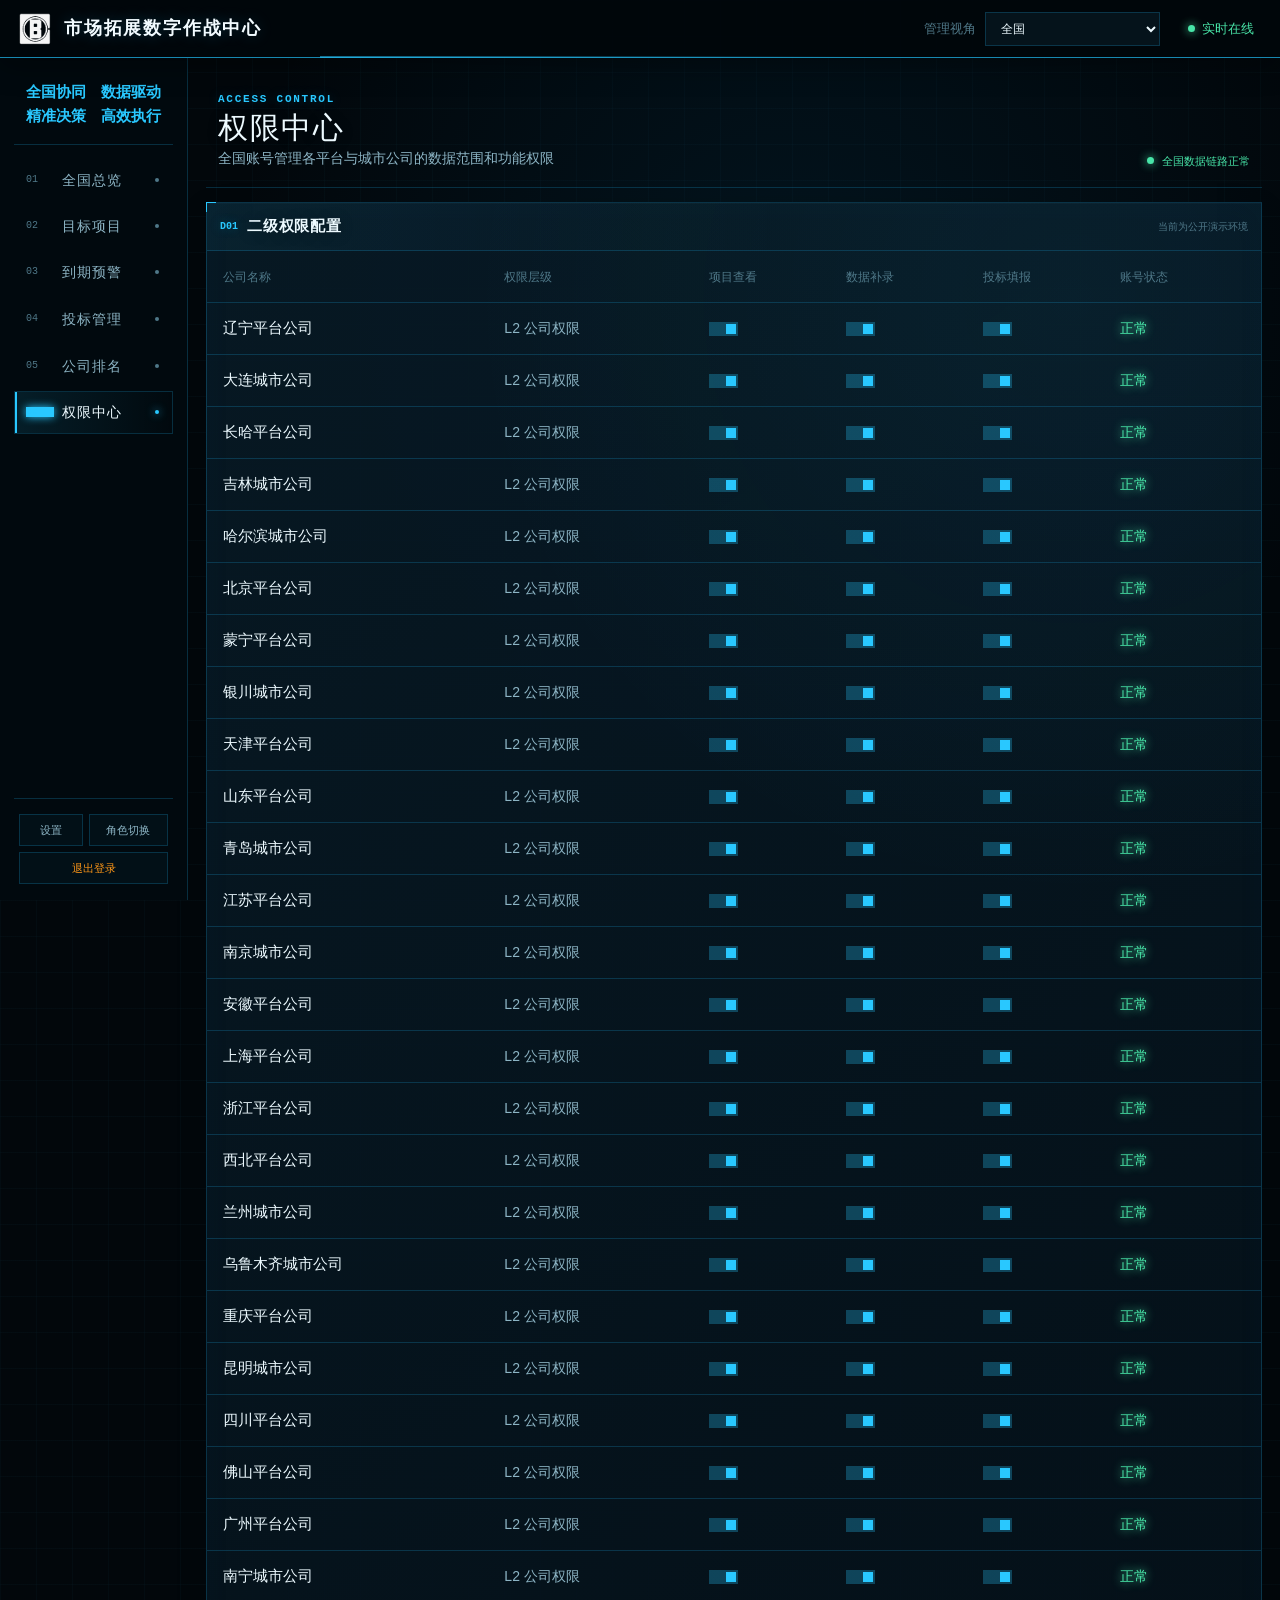
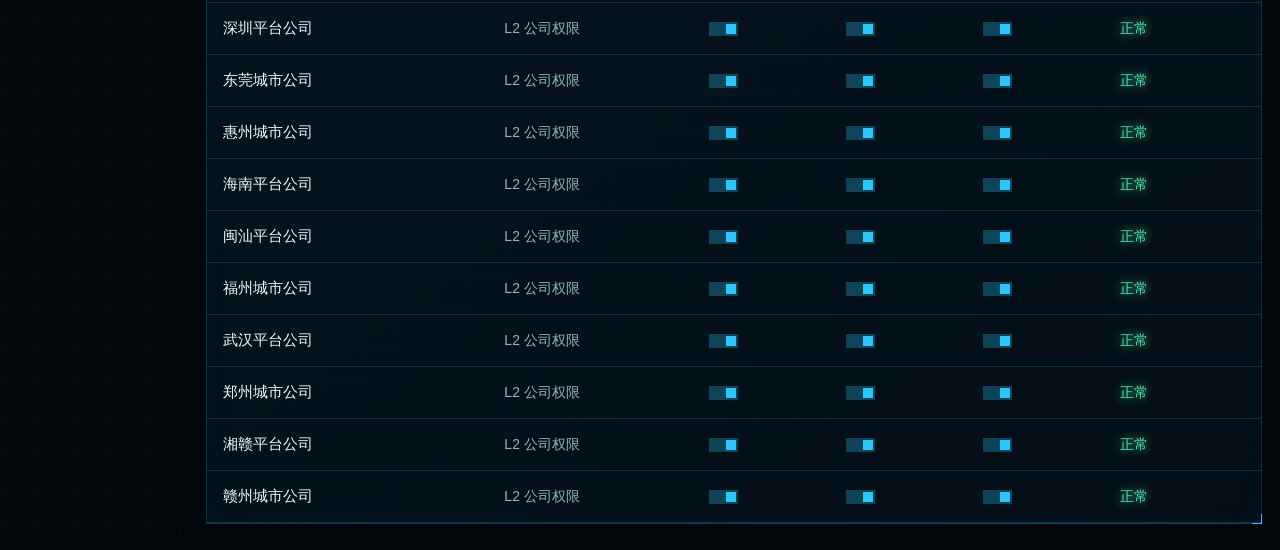
<file: permissions/index.html>
<!DOCTYPE html><html lang="zh-CN"><head><meta charSet="utf-8"/><meta name="viewport" content="width=device-width, initial-scale=1"/><link rel="stylesheet" href="/_next/static/chunks/0wp1~jip33fz7.css" data-precedence="next"/><link rel="preload" as="script" fetchPriority="low" href="/_next/static/chunks/15xrurgzs99gv.js"/><script src="/_next/static/chunks/0dgq26a5_oy.a.js" async=""></script><script src="/_next/static/chunks/07lhk_q6pmm3r.js" async=""></script><script src="/_next/static/chunks/0au83~zq0~0pf.js" async=""></script><script src="/_next/static/chunks/turbopack-07ur8f85nectq.js" async=""></script><script src="/_next/static/chunks/01xlw8hd842-c.js" async=""></script><script src="/_next/static/chunks/0d3shmwh5_nmn.js" async=""></script><script src="/_next/static/chunks/09hor9iwcr4tc.js" async=""></script><title>市场拓展数字作战中心</title><meta name="description" content="以全国公司地图统筹目标项目、合同到期、投标执行与智能标书生成的数字化作战平台。"/><meta property="og:title" content="市场拓展数字作战中心"/><meta property="og:description" content="全国公司地图、目标项目、到期预警、智能投标与公司效能一屏统筹。"/><meta property="og:image" content="https://market.haiyne.cn/og.png"/><meta property="og:image:width" content="1731"/><meta property="og:image:height" content="909"/><meta property="og:image:alt" content="市场拓展数字作战中心"/><meta property="og:type" content="website"/><meta name="twitter:card" content="summary_large_image"/><meta name="twitter:title" content="市场拓展数字作战中心"/><meta name="twitter:description" content="全国公司地图、目标项目、到期预警、智能投标与公司效能一屏统筹。"/><meta name="twitter:image" content="https://market.haiyne.cn/og.png"/><script src="/_next/static/chunks/03~yq9q893hmn.js" noModule=""></script></head><body><div hidden=""><!--$--><!--/$--></div><main class="command-shell"><header class="global-topbar"><a class="compact-brand" href="/"><span class="brand-logo" role="img" aria-label="中国海外集团"></span><strong>市场拓展数字作战中心</strong></a><div class="topbar-controls"><label>管理视角<select><option selected="">全国</option><option>辽宁平台公司</option><option>大连城市公司</option><option>长哈平台公司</option><option>吉林城市公司</option><option>哈尔滨城市公司</option><option>北京平台公司</option><option>蒙宁平台公司</option><option>银川城市公司</option><option>天津平台公司</option><option>山东平台公司</option><option>青岛城市公司</option><option>江苏平台公司</option><option>南京城市公司</option><option>安徽平台公司</option><option>上海平台公司</option><option>浙江平台公司</option><option>西北平台公司</option><option>兰州城市公司</option><option>乌鲁木齐城市公司</option><option>重庆平台公司</option><option>昆明城市公司</option><option>四川平台公司</option><option>佛山平台公司</option><option>广州平台公司</option><option>南宁城市公司</option><option>深圳平台公司</option><option>东莞城市公司</option><option>惠州城市公司</option><option>海南平台公司</option><option>闽汕平台公司</option><option>福州城市公司</option><option>武汉平台公司</option><option>郑州城市公司</option><option>湘赣平台公司</option><option>赣州城市公司</option></select></label><b><i></i>实时在线</b></div></header><aside class="command-nav"><div class="nav-brand"><strong class="nav-motto">全国协同　数据驱动<br/>精准决策　高效执行</strong></div><nav><a href="/" class=""><span>01</span><strong>全国总览</strong><i></i></a><a href="/projects" class=""><span>02</span><strong>目标项目</strong><i></i></a><a href="/expiry" class=""><span>03</span><strong>到期预警</strong><i></i></a><div class="nav-group "><a href="/bids" class="nav-parent "><span>04</span><strong>投标管理</strong><i></i></a><div class="bid-subnav"><a href="/bids" class=""><span>└</span><strong>投标总览</strong></a><a href="/bids/ai" class=""><span>└</span><strong>智能投标</strong></a><a href="/bids/documents" class=""><span>└</span><strong>标书中心</strong></a><a href="/bids/library" class=""><span>└</span><strong>专家与资源库</strong></a></div></div><a href="/ranking" class=""><span>05</span><strong>公司排名</strong><i></i></a><a href="/permissions" class="active" aria-current="page"><span>06</span><strong>权限中心</strong><i></i></a></nav><footer><div class="nav-actions"><button type="button">设置</button><button type="button">角色切换</button><button type="button" class="logout">退出登录</button></div></footer></aside><section class="command-workspace"><div class="page-header"><div><span>ACCESS CONTROL</span><h1>权限中心</h1><p>全国账号管理各平台与城市公司的数据范围和功能权限</p></div><div><i></i>全国数据链路正常</div></div><section class="hud-panel permission-board"><div class="panel-title"><div><span>D01</span><h3>二级权限配置</h3></div><small>当前为公开演示环境</small></div><div class="permission-head"><span>公司名称</span><span>权限层级</span><span>项目查看</span><span>数据补录</span><span>投标填报</span><span>账号状态</span></div><div class="permission-row"><strong>辽宁平台公司</strong><span>L2 公司权限</span><label><input type="checkbox" checked=""/><i></i></label><label><input type="checkbox" checked=""/><i></i></label><label><input type="checkbox" checked=""/><i></i></label><b>正常</b></div><div class="permission-row"><strong>大连城市公司</strong><span>L2 公司权限</span><label><input type="checkbox" checked=""/><i></i></label><label><input type="checkbox" checked=""/><i></i></label><label><input type="checkbox" checked=""/><i></i></label><b>正常</b></div><div class="permission-row"><strong>长哈平台公司</strong><span>L2 公司权限</span><label><input type="checkbox" checked=""/><i></i></label><label><input type="checkbox" checked=""/><i></i></label><label><input type="checkbox" checked=""/><i></i></label><b>正常</b></div><div class="permission-row"><strong>吉林城市公司</strong><span>L2 公司权限</span><label><input type="checkbox" checked=""/><i></i></label><label><input type="checkbox" checked=""/><i></i></label><label><input type="checkbox" checked=""/><i></i></label><b>正常</b></div><div class="permission-row"><strong>哈尔滨城市公司</strong><span>L2 公司权限</span><label><input type="checkbox" checked=""/><i></i></label><label><input type="checkbox" checked=""/><i></i></label><label><input type="checkbox" checked=""/><i></i></label><b>正常</b></div><div class="permission-row"><strong>北京平台公司</strong><span>L2 公司权限</span><label><input type="checkbox" checked=""/><i></i></label><label><input type="checkbox" checked=""/><i></i></label><label><input type="checkbox" checked=""/><i></i></label><b>正常</b></div><div class="permission-row"><strong>蒙宁平台公司</strong><span>L2 公司权限</span><label><input type="checkbox" checked=""/><i></i></label><label><input type="checkbox" checked=""/><i></i></label><label><input type="checkbox" checked=""/><i></i></label><b>正常</b></div><div class="permission-row"><strong>银川城市公司</strong><span>L2 公司权限</span><label><input type="checkbox" checked=""/><i></i></label><label><input type="checkbox" checked=""/><i></i></label><label><input type="checkbox" checked=""/><i></i></label><b>正常</b></div><div class="permission-row"><strong>天津平台公司</strong><span>L2 公司权限</span><label><input type="checkbox" checked=""/><i></i></label><label><input type="checkbox" checked=""/><i></i></label><label><input type="checkbox" checked=""/><i></i></label><b>正常</b></div><div class="permission-row"><strong>山东平台公司</strong><span>L2 公司权限</span><label><input type="checkbox" checked=""/><i></i></label><label><input type="checkbox" checked=""/><i></i></label><label><input type="checkbox" checked=""/><i></i></label><b>正常</b></div><div class="permission-row"><strong>青岛城市公司</strong><span>L2 公司权限</span><label><input type="checkbox" checked=""/><i></i></label><label><input type="checkbox" checked=""/><i></i></label><label><input type="checkbox" checked=""/><i></i></label><b>正常</b></div><div class="permission-row"><strong>江苏平台公司</strong><span>L2 公司权限</span><label><input type="checkbox" checked=""/><i></i></label><label><input type="checkbox" checked=""/><i></i></label><label><input type="checkbox" checked=""/><i></i></label><b>正常</b></div><div class="permission-row"><strong>南京城市公司</strong><span>L2 公司权限</span><label><input type="checkbox" checked=""/><i></i></label><label><input type="checkbox" checked=""/><i></i></label><label><input type="checkbox" checked=""/><i></i></label><b>正常</b></div><div class="permission-row"><strong>安徽平台公司</strong><span>L2 公司权限</span><label><input type="checkbox" checked=""/><i></i></label><label><input type="checkbox" checked=""/><i></i></label><label><input type="checkbox" checked=""/><i></i></label><b>正常</b></div><div class="permission-row"><strong>上海平台公司</strong><span>L2 公司权限</span><label><input type="checkbox" checked=""/><i></i></label><label><input type="checkbox" checked=""/><i></i></label><label><input type="checkbox" checked=""/><i></i></label><b>正常</b></div><div class="permission-row"><strong>浙江平台公司</strong><span>L2 公司权限</span><label><input type="checkbox" checked=""/><i></i></label><label><input type="checkbox" checked=""/><i></i></label><label><input type="checkbox" checked=""/><i></i></label><b>正常</b></div><div class="permission-row"><strong>西北平台公司</strong><span>L2 公司权限</span><label><input type="checkbox" checked=""/><i></i></label><label><input type="checkbox" checked=""/><i></i></label><label><input type="checkbox" checked=""/><i></i></label><b>正常</b></div><div class="permission-row"><strong>兰州城市公司</strong><span>L2 公司权限</span><label><input type="checkbox" checked=""/><i></i></label><label><input type="checkbox" checked=""/><i></i></label><label><input type="checkbox" checked=""/><i></i></label><b>正常</b></div><div class="permission-row"><strong>乌鲁木齐城市公司</strong><span>L2 公司权限</span><label><input type="checkbox" checked=""/><i></i></label><label><input type="checkbox" checked=""/><i></i></label><label><input type="checkbox" checked=""/><i></i></label><b>正常</b></div><div class="permission-row"><strong>重庆平台公司</strong><span>L2 公司权限</span><label><input type="checkbox" checked=""/><i></i></label><label><input type="checkbox" checked=""/><i></i></label><label><input type="checkbox" checked=""/><i></i></label><b>正常</b></div><div class="permission-row"><strong>昆明城市公司</strong><span>L2 公司权限</span><label><input type="checkbox" checked=""/><i></i></label><label><input type="checkbox" checked=""/><i></i></label><label><input type="checkbox" checked=""/><i></i></label><b>正常</b></div><div class="permission-row"><strong>四川平台公司</strong><span>L2 公司权限</span><label><input type="checkbox" checked=""/><i></i></label><label><input type="checkbox" checked=""/><i></i></label><label><input type="checkbox" checked=""/><i></i></label><b>正常</b></div><div class="permission-row"><strong>佛山平台公司</strong><span>L2 公司权限</span><label><input type="checkbox" checked=""/><i></i></label><label><input type="checkbox" checked=""/><i></i></label><label><input type="checkbox" checked=""/><i></i></label><b>正常</b></div><div class="permission-row"><strong>广州平台公司</strong><span>L2 公司权限</span><label><input type="checkbox" checked=""/><i></i></label><label><input type="checkbox" checked=""/><i></i></label><label><input type="checkbox" checked=""/><i></i></label><b>正常</b></div><div class="permission-row"><strong>南宁城市公司</strong><span>L2 公司权限</span><label><input type="checkbox" checked=""/><i></i></label><label><input type="checkbox" checked=""/><i></i></label><label><input type="checkbox" checked=""/><i></i></label><b>正常</b></div><div class="permission-row"><strong>深圳平台公司</strong><span>L2 公司权限</span><label><input type="checkbox" checked=""/><i></i></label><label><input type="checkbox" checked=""/><i></i></label><label><input type="checkbox" checked=""/><i></i></label><b>正常</b></div><div class="permission-row"><strong>东莞城市公司</strong><span>L2 公司权限</span><label><input type="checkbox" checked=""/><i></i></label><label><input type="checkbox" checked=""/><i></i></label><label><input type="checkbox" checked=""/><i></i></label><b>正常</b></div><div class="permission-row"><strong>惠州城市公司</strong><span>L2 公司权限</span><label><input type="checkbox" checked=""/><i></i></label><label><input type="checkbox" checked=""/><i></i></label><label><input type="checkbox" checked=""/><i></i></label><b>正常</b></div><div class="permission-row"><strong>海南平台公司</strong><span>L2 公司权限</span><label><input type="checkbox" checked=""/><i></i></label><label><input type="checkbox" checked=""/><i></i></label><label><input type="checkbox" checked=""/><i></i></label><b>正常</b></div><div class="permission-row"><strong>闽汕平台公司</strong><span>L2 公司权限</span><label><input type="checkbox" checked=""/><i></i></label><label><input type="checkbox" checked=""/><i></i></label><label><input type="checkbox" checked=""/><i></i></label><b>正常</b></div><div class="permission-row"><strong>福州城市公司</strong><span>L2 公司权限</span><label><input type="checkbox" checked=""/><i></i></label><label><input type="checkbox" checked=""/><i></i></label><label><input type="checkbox" checked=""/><i></i></label><b>正常</b></div><div class="permission-row"><strong>武汉平台公司</strong><span>L2 公司权限</span><label><input type="checkbox" checked=""/><i></i></label><label><input type="checkbox" checked=""/><i></i></label><label><input type="checkbox" checked=""/><i></i></label><b>正常</b></div><div class="permission-row"><strong>郑州城市公司</strong><span>L2 公司权限</span><label><input type="checkbox" checked=""/><i></i></label><label><input type="checkbox" checked=""/><i></i></label><label><input type="checkbox" checked=""/><i></i></label><b>正常</b></div><div class="permission-row"><strong>湘赣平台公司</strong><span>L2 公司权限</span><label><input type="checkbox" checked=""/><i></i></label><label><input type="checkbox" checked=""/><i></i></label><label><input type="checkbox" checked=""/><i></i></label><b>正常</b></div><div class="permission-row"><strong>赣州城市公司</strong><span>L2 公司权限</span><label><input type="checkbox" checked=""/><i></i></label><label><input type="checkbox" checked=""/><i></i></label><label><input type="checkbox" checked=""/><i></i></label><b>正常</b></div></section></section></main><!--$--><!--/$--><script src="/_next/static/chunks/15xrurgzs99gv.js" id="_R_" async=""></script><script>(self.__next_f=self.__next_f||[]).push([0])</script><script>self.__next_f.push([1,"1:\"$Sreact.fragment\"\n2:I[39756,[\"/_next/static/chunks/01xlw8hd842-c.js\",\"/_next/static/chunks/0d3shmwh5_nmn.js\"],\"default\"]\n3:I[37457,[\"/_next/static/chunks/01xlw8hd842-c.js\",\"/_next/static/chunks/0d3shmwh5_nmn.js\"],\"default\"]\n4:I[40380,[\"/_next/static/chunks/01xlw8hd842-c.js\",\"/_next/static/chunks/0d3shmwh5_nmn.js\",\"/_next/static/chunks/09hor9iwcr4tc.js\"],\"default\"]\n5:I[97367,[\"/_next/static/chunks/01xlw8hd842-c.js\",\"/_next/static/chunks/0d3shmwh5_nmn.js\"],\"OutletBoundary\"]\n6:\"$Sreact.suspense\"\n9:I[97367,[\"/_next/static/chunks/01xlw8hd842-c.js\",\"/_next/static/chunks/0d3shmwh5_nmn.js\"],\"ViewportBoundary\"]\nb:I[97367,[\"/_next/static/chunks/01xlw8hd842-c.js\",\"/_next/static/chunks/0d3shmwh5_nmn.js\"],\"MetadataBoundary\"]\nd:I[68027,[\"/_next/static/chunks/01xlw8hd842-c.js\",\"/_next/static/chunks/0d3shmwh5_nmn.js\"],\"default\",1]\n:HL[\"/_next/static/chunks/0wp1~jip33fz7.css\",\"style\"]\n"])</script><script>self.__next_f.push([1,"0:{\"P\":null,\"c\":[\"\",\"permissions\",\"\"],\"q\":\"\",\"i\":false,\"f\":[[[\"\",{\"children\":[\"permissions\",{\"children\":[\"__PAGE__\",{}]}]},\"$undefined\",\"$undefined\",16],[[\"$\",\"$1\",\"c\",{\"children\":[[[\"$\",\"link\",\"0\",{\"rel\":\"stylesheet\",\"href\":\"/_next/static/chunks/0wp1~jip33fz7.css\",\"precedence\":\"next\",\"crossOrigin\":\"$undefined\",\"nonce\":\"$undefined\"}],[\"$\",\"script\",\"script-0\",{\"src\":\"/_next/static/chunks/01xlw8hd842-c.js\",\"async\":true,\"nonce\":\"$undefined\"}],[\"$\",\"script\",\"script-1\",{\"src\":\"/_next/static/chunks/0d3shmwh5_nmn.js\",\"async\":true,\"nonce\":\"$undefined\"}]],[\"$\",\"html\",null,{\"lang\":\"zh-CN\",\"children\":[\"$\",\"body\",null,{\"children\":[\"$\",\"$L2\",null,{\"parallelRouterKey\":\"children\",\"error\":\"$undefined\",\"errorStyles\":\"$undefined\",\"errorScripts\":\"$undefined\",\"template\":[\"$\",\"$L3\",null,{}],\"templateStyles\":\"$undefined\",\"templateScripts\":\"$undefined\",\"notFound\":[[[\"$\",\"title\",null,{\"children\":\"404: This page could not be found.\"}],[\"$\",\"div\",null,{\"style\":{\"fontFamily\":\"system-ui,\\\"Segoe UI\\\",Roboto,Helvetica,Arial,sans-serif,\\\"Apple Color Emoji\\\",\\\"Segoe UI Emoji\\\"\",\"height\":\"100vh\",\"textAlign\":\"center\",\"display\":\"flex\",\"flexDirection\":\"column\",\"alignItems\":\"center\",\"justifyContent\":\"center\"},\"children\":[\"$\",\"div\",null,{\"children\":[[\"$\",\"style\",null,{\"dangerouslySetInnerHTML\":{\"__html\":\"body{color:#000;background:#fff;margin:0}.next-error-h1{border-right:1px solid rgba(0,0,0,.3)}@media (prefers-color-scheme:dark){body{color:#fff;background:#000}.next-error-h1{border-right:1px solid rgba(255,255,255,.3)}}\"}}],[\"$\",\"h1\",null,{\"className\":\"next-error-h1\",\"style\":{\"display\":\"inline-block\",\"margin\":\"0 20px 0 0\",\"padding\":\"0 23px 0 0\",\"fontSize\":24,\"fontWeight\":500,\"verticalAlign\":\"top\",\"lineHeight\":\"49px\"},\"children\":404}],[\"$\",\"div\",null,{\"style\":{\"display\":\"inline-block\"},\"children\":[\"$\",\"h2\",null,{\"style\":{\"fontSize\":14,\"fontWeight\":400,\"lineHeight\":\"49px\",\"margin\":0},\"children\":\"This page could not be found.\"}]}]]}]}]],[]],\"forbidden\":\"$undefined\",\"unauthorized\":\"$undefined\"}]}]}]]}],{\"children\":[[\"$\",\"$1\",\"c\",{\"children\":[null,[\"$\",\"$L2\",null,{\"parallelRouterKey\":\"children\",\"error\":\"$undefined\",\"errorStyles\":\"$undefined\",\"errorScripts\":\"$undefined\",\"template\":[\"$\",\"$L3\",null,{}],\"templateStyles\":\"$undefined\",\"templateScripts\":\"$undefined\",\"notFound\":\"$undefined\",\"forbidden\":\"$undefined\",\"unauthorized\":\"$undefined\"}]]}],{\"children\":[[\"$\",\"$1\",\"c\",{\"children\":[[\"$\",\"$L4\",null,{\"view\":\"permissions\"}],[[\"$\",\"script\",\"script-0\",{\"src\":\"/_next/static/chunks/09hor9iwcr4tc.js\",\"async\":true,\"nonce\":\"$undefined\"}]],[\"$\",\"$L5\",null,{\"children\":[\"$\",\"$6\",null,{\"name\":\"Next.MetadataOutlet\",\"children\":\"$@7\"}]}]]}],{},null,false,null]},null,false,\"$@8\"]},null,false,null],[\"$\",\"$1\",\"h\",{\"children\":[null,[\"$\",\"$L9\",null,{\"children\":\"$La\"}],[\"$\",\"div\",null,{\"hidden\":true,\"children\":[\"$\",\"$Lb\",null,{\"children\":[\"$\",\"$6\",null,{\"name\":\"Next.Metadata\",\"children\":\"$Lc\"}]}]}],null]}],false]],\"m\":\"$undefined\",\"G\":[\"$d\",[[\"$\",\"link\",\"0\",{\"rel\":\"stylesheet\",\"href\":\"/_next/static/chunks/0wp1~jip33fz7.css\",\"precedence\":\"next\",\"crossOrigin\":\"$undefined\",\"nonce\":\"$undefined\"}]]],\"S\":true,\"h\":null,\"s\":\"$undefined\",\"l\":\"$undefined\",\"p\":\"$undefined\",\"d\":\"$undefined\",\"b\":\"S9fuOka2JLKeBxzFCbMnO\"}\n"])</script><script>self.__next_f.push([1,"e:[]\n8:\"$We\"\n"])</script><script>self.__next_f.push([1,"a:[[\"$\",\"meta\",\"0\",{\"charSet\":\"utf-8\"}],[\"$\",\"meta\",\"1\",{\"name\":\"viewport\",\"content\":\"width=device-width, initial-scale=1\"}]]\n"])</script><script>self.__next_f.push([1,"7:null\nc:[[\"$\",\"title\",\"0\",{\"children\":\"市场拓展数字作战中心\"}],[\"$\",\"meta\",\"1\",{\"name\":\"description\",\"content\":\"以全国公司地图统筹目标项目、合同到期、投标执行与智能标书生成的数字化作战平台。\"}],[\"$\",\"meta\",\"2\",{\"property\":\"og:title\",\"content\":\"市场拓展数字作战中心\"}],[\"$\",\"meta\",\"3\",{\"property\":\"og:description\",\"content\":\"全国公司地图、目标项目、到期预警、智能投标与公司效能一屏统筹。\"}],[\"$\",\"meta\",\"4\",{\"property\":\"og:image\",\"content\":\"https://market.haiyne.cn/og.png\"}],[\"$\",\"meta\",\"5\",{\"property\":\"og:image:width\",\"content\":\"1731\"}],[\"$\",\"meta\",\"6\",{\"property\":\"og:image:height\",\"content\":\"909\"}],[\"$\",\"meta\",\"7\",{\"property\":\"og:image:alt\",\"content\":\"市场拓展数字作战中心\"}],[\"$\",\"meta\",\"8\",{\"property\":\"og:type\",\"content\":\"website\"}],[\"$\",\"meta\",\"9\",{\"name\":\"twitter:card\",\"content\":\"summary_large_image\"}],[\"$\",\"meta\",\"10\",{\"name\":\"twitter:title\",\"content\":\"市场拓展数字作战中心\"}],[\"$\",\"meta\",\"11\",{\"name\":\"twitter:description\",\"content\":\"全国公司地图、目标项目、到期预警、智能投标与公司效能一屏统筹。\"}],[\"$\",\"meta\",\"12\",{\"name\":\"twitter:image\",\"content\":\"https://market.haiyne.cn/og.png\"}]]\n"])</script></body></html>
</file>
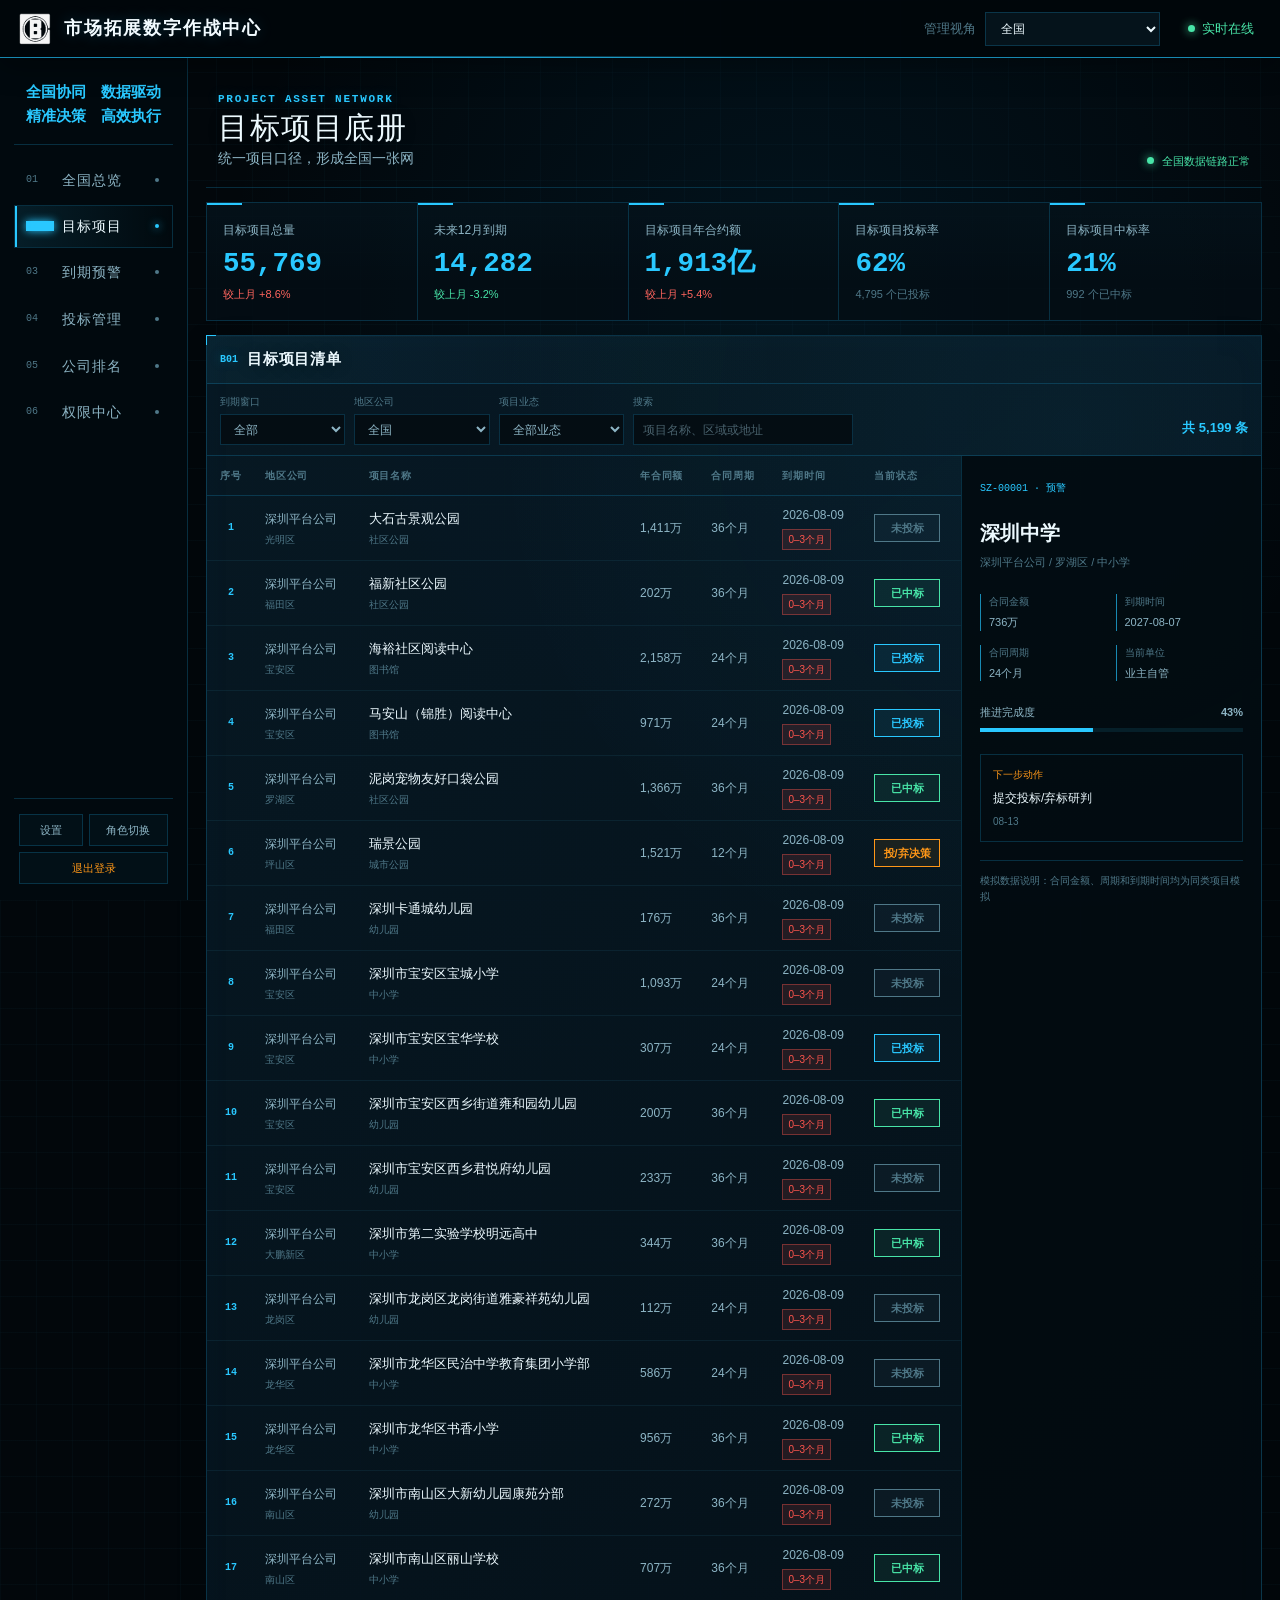
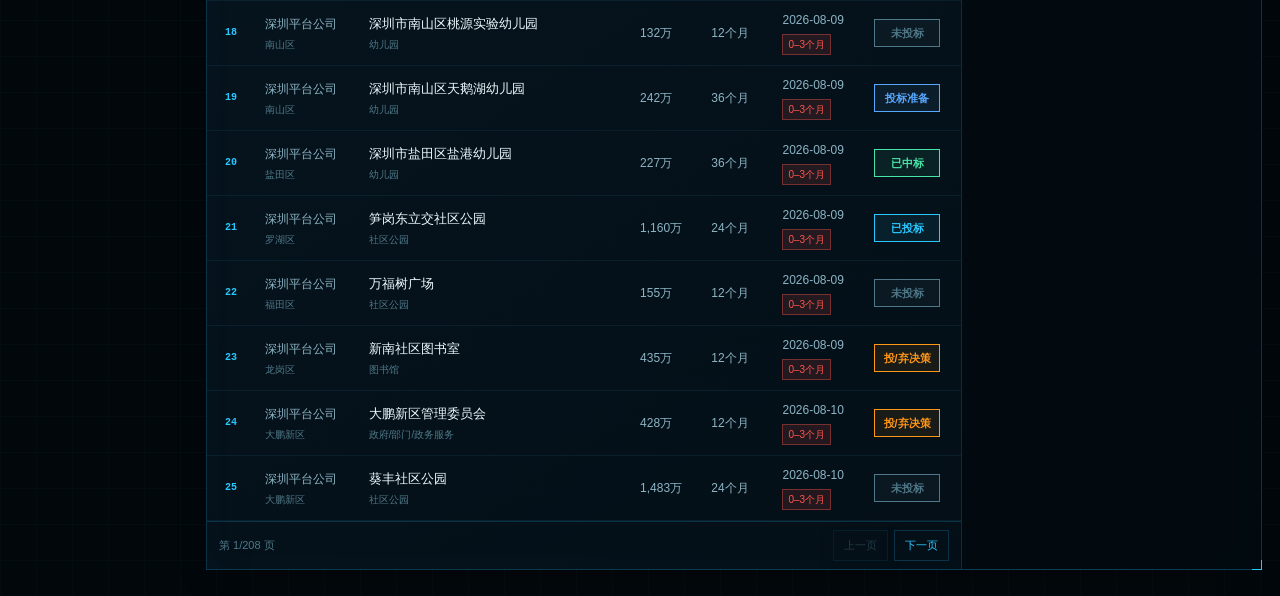
<file: projects/index.html>
<!DOCTYPE html><html lang="zh-CN"><head><meta charSet="utf-8"/><meta name="viewport" content="width=device-width, initial-scale=1"/><link rel="stylesheet" href="/_next/static/chunks/0wp1~jip33fz7.css" data-precedence="next"/><link rel="preload" as="script" fetchPriority="low" href="/_next/static/chunks/15xrurgzs99gv.js"/><script src="/_next/static/chunks/0dgq26a5_oy.a.js" async=""></script><script src="/_next/static/chunks/07lhk_q6pmm3r.js" async=""></script><script src="/_next/static/chunks/0au83~zq0~0pf.js" async=""></script><script src="/_next/static/chunks/turbopack-07ur8f85nectq.js" async=""></script><script src="/_next/static/chunks/01xlw8hd842-c.js" async=""></script><script src="/_next/static/chunks/0d3shmwh5_nmn.js" async=""></script><script src="/_next/static/chunks/09hor9iwcr4tc.js" async=""></script><title>市场拓展数字作战中心</title><meta name="description" content="以全国公司地图统筹目标项目、合同到期、投标执行与智能标书生成的数字化作战平台。"/><meta property="og:title" content="市场拓展数字作战中心"/><meta property="og:description" content="全国公司地图、目标项目、到期预警、智能投标与公司效能一屏统筹。"/><meta property="og:image" content="https://market.haiyne.cn/og.png"/><meta property="og:image:width" content="1731"/><meta property="og:image:height" content="909"/><meta property="og:image:alt" content="市场拓展数字作战中心"/><meta property="og:type" content="website"/><meta name="twitter:card" content="summary_large_image"/><meta name="twitter:title" content="市场拓展数字作战中心"/><meta name="twitter:description" content="全国公司地图、目标项目、到期预警、智能投标与公司效能一屏统筹。"/><meta name="twitter:image" content="https://market.haiyne.cn/og.png"/><script src="/_next/static/chunks/03~yq9q893hmn.js" noModule=""></script></head><body><div hidden=""><!--$--><!--/$--></div><main class="command-shell"><header class="global-topbar"><a class="compact-brand" href="/"><span class="brand-logo" role="img" aria-label="中国海外集团"></span><strong>市场拓展数字作战中心</strong></a><div class="topbar-controls"><label>管理视角<select><option selected="">全国</option><option>辽宁平台公司</option><option>大连城市公司</option><option>长哈平台公司</option><option>吉林城市公司</option><option>哈尔滨城市公司</option><option>北京平台公司</option><option>蒙宁平台公司</option><option>银川城市公司</option><option>天津平台公司</option><option>山东平台公司</option><option>青岛城市公司</option><option>江苏平台公司</option><option>南京城市公司</option><option>安徽平台公司</option><option>上海平台公司</option><option>浙江平台公司</option><option>西北平台公司</option><option>兰州城市公司</option><option>乌鲁木齐城市公司</option><option>重庆平台公司</option><option>昆明城市公司</option><option>四川平台公司</option><option>佛山平台公司</option><option>广州平台公司</option><option>南宁城市公司</option><option>深圳平台公司</option><option>东莞城市公司</option><option>惠州城市公司</option><option>海南平台公司</option><option>闽汕平台公司</option><option>福州城市公司</option><option>武汉平台公司</option><option>郑州城市公司</option><option>湘赣平台公司</option><option>赣州城市公司</option></select></label><b><i></i>实时在线</b></div></header><aside class="command-nav"><div class="nav-brand"><strong class="nav-motto">全国协同　数据驱动<br/>精准决策　高效执行</strong></div><nav><a href="/" class=""><span>01</span><strong>全国总览</strong><i></i></a><a href="/projects" class="active" aria-current="page"><span>02</span><strong>目标项目</strong><i></i></a><a href="/expiry" class=""><span>03</span><strong>到期预警</strong><i></i></a><div class="nav-group "><a href="/bids" class="nav-parent "><span>04</span><strong>投标管理</strong><i></i></a><div class="bid-subnav"><a href="/bids" class=""><span>└</span><strong>投标总览</strong></a><a href="/bids/ai" class=""><span>└</span><strong>智能投标</strong></a><a href="/bids/documents" class=""><span>└</span><strong>标书中心</strong></a><a href="/bids/library" class=""><span>└</span><strong>专家与资源库</strong></a></div></div><a href="/ranking" class=""><span>05</span><strong>公司排名</strong><i></i></a><a href="/permissions" class=""><span>06</span><strong>权限中心</strong><i></i></a></nav><footer><div class="nav-actions"><button type="button">设置</button><button type="button">角色切换</button><button type="button" class="logout">退出登录</button></div></footer></aside><section class="command-workspace"><div class="page-header"><div><span>PROJECT ASSET NETWORK</span><h1>目标项目底册</h1><p>统一项目口径，形成全国一张网</p></div><div><i></i>全国数据链路正常</div></div><section class="metric-grid"><article><span>目标项目总量</span><strong>55,769</strong><small class="trend-up">较上月 +8.6%</small></article><article><span>未来12月到期</span><strong>14,282</strong><small class="trend-down">较上月 -3.2%</small></article><article><span>目标项目年合约额</span><strong>1,913亿</strong><small class="trend-up">较上月 +5.4%</small></article><article><span>目标项目投标率</span><strong>62<!-- -->%</strong><small>4,795<!-- --> 个已投标</small></article><article><span>目标项目中标率</span><strong>21<!-- -->%</strong><small>992<!-- --> 个已中标</small></article></section><section class="hud-panel data-ledger"><div class="panel-title"><div><span>B01</span><h3>目标项目清单</h3></div></div><div class="filter-row"><label>到期窗口<select><option selected="">全部</option><option>0–3个月</option><option>4–6个月</option><option>7–12个月</option><option>12个月以上</option></select></label><label>地区公司<select><option selected="">全国</option><option>辽宁平台公司</option><option>大连城市公司</option><option>长哈平台公司</option><option>吉林城市公司</option><option>哈尔滨城市公司</option><option>北京平台公司</option><option>蒙宁平台公司</option><option>银川城市公司</option><option>天津平台公司</option><option>山东平台公司</option><option>青岛城市公司</option><option>江苏平台公司</option><option>南京城市公司</option><option>安徽平台公司</option><option>上海平台公司</option><option>浙江平台公司</option><option>西北平台公司</option><option>兰州城市公司</option><option>乌鲁木齐城市公司</option><option>重庆平台公司</option><option>昆明城市公司</option><option>四川平台公司</option><option>佛山平台公司</option><option>广州平台公司</option><option>南宁城市公司</option><option>深圳平台公司</option><option>东莞城市公司</option><option>惠州城市公司</option><option>海南平台公司</option><option>闽汕平台公司</option><option>福州城市公司</option><option>武汉平台公司</option><option>郑州城市公司</option><option>湘赣平台公司</option><option>赣州城市公司</option></select></label><label>项目业态<select><option selected="">全部业态</option><option>学校</option><option>医院</option><option>公园</option><option>场馆</option><option>政府机构</option></select></label><label>搜索<input placeholder="项目名称、区域或地址" value=""/></label><strong>共 <!-- -->5,199<!-- --> 条</strong></div><div class="ledger-grid"><div class="table-scroll"><table><thead><tr><th>序号</th><th>地区公司</th><th>项目名称</th><th>年合同额</th><th>合同周期</th><th>到期时间</th><th>当前状态</th></tr></thead><tbody><tr class=""><td class="serial-cell">1</td><td>深圳平台公司<small>光明区</small></td><td><strong>大石古景观公园</strong><small>社区公园</small></td><td>1,411万</td><td>36<!-- -->个月</td><td><time>2026-08-09</time><small class="expiry-tag tone-critical">0–3个月</small></td><td><span class="bid-status bid-未投标">未投标</span></td></tr><tr class=""><td class="serial-cell">2</td><td>深圳平台公司<small>福田区</small></td><td><strong>福新社区公园</strong><small>社区公园</small></td><td>202万</td><td>36<!-- -->个月</td><td><time>2026-08-09</time><small class="expiry-tag tone-critical">0–3个月</small></td><td><span class="bid-status bid-已中标">已中标</span></td></tr><tr class=""><td class="serial-cell">3</td><td>深圳平台公司<small>宝安区</small></td><td><strong>海裕社区阅读中心</strong><small>图书馆</small></td><td>2,158万</td><td>24<!-- -->个月</td><td><time>2026-08-09</time><small class="expiry-tag tone-critical">0–3个月</small></td><td><span class="bid-status bid-已投标">已投标</span></td></tr><tr class=""><td class="serial-cell">4</td><td>深圳平台公司<small>宝安区</small></td><td><strong>马安山（锦胜）阅读中心</strong><small>图书馆</small></td><td>971万</td><td>24<!-- -->个月</td><td><time>2026-08-09</time><small class="expiry-tag tone-critical">0–3个月</small></td><td><span class="bid-status bid-已投标">已投标</span></td></tr><tr class=""><td class="serial-cell">5</td><td>深圳平台公司<small>罗湖区</small></td><td><strong>泥岗宠物友好口袋公园</strong><small>社区公园</small></td><td>1,366万</td><td>36<!-- -->个月</td><td><time>2026-08-09</time><small class="expiry-tag tone-critical">0–3个月</small></td><td><span class="bid-status bid-已中标">已中标</span></td></tr><tr class=""><td class="serial-cell">6</td><td>深圳平台公司<small>坪山区</small></td><td><strong>瑞景公园</strong><small>城市公园</small></td><td>1,521万</td><td>12<!-- -->个月</td><td><time>2026-08-09</time><small class="expiry-tag tone-critical">0–3个月</small></td><td><span class="bid-status bid-投/弃决策">投/弃决策</span></td></tr><tr class=""><td class="serial-cell">7</td><td>深圳平台公司<small>福田区</small></td><td><strong>深圳卡通城幼儿园</strong><small>幼儿园</small></td><td>176万</td><td>36<!-- -->个月</td><td><time>2026-08-09</time><small class="expiry-tag tone-critical">0–3个月</small></td><td><span class="bid-status bid-未投标">未投标</span></td></tr><tr class=""><td class="serial-cell">8</td><td>深圳平台公司<small>宝安区</small></td><td><strong>深圳市宝安区宝城小学</strong><small>中小学</small></td><td>1,093万</td><td>24<!-- -->个月</td><td><time>2026-08-09</time><small class="expiry-tag tone-critical">0–3个月</small></td><td><span class="bid-status bid-未投标">未投标</span></td></tr><tr class=""><td class="serial-cell">9</td><td>深圳平台公司<small>宝安区</small></td><td><strong>深圳市宝安区宝华学校</strong><small>中小学</small></td><td>307万</td><td>24<!-- -->个月</td><td><time>2026-08-09</time><small class="expiry-tag tone-critical">0–3个月</small></td><td><span class="bid-status bid-已投标">已投标</span></td></tr><tr class=""><td class="serial-cell">10</td><td>深圳平台公司<small>宝安区</small></td><td><strong>深圳市宝安区西乡街道雍和园幼儿园</strong><small>幼儿园</small></td><td>200万</td><td>36<!-- -->个月</td><td><time>2026-08-09</time><small class="expiry-tag tone-critical">0–3个月</small></td><td><span class="bid-status bid-已中标">已中标</span></td></tr><tr class=""><td class="serial-cell">11</td><td>深圳平台公司<small>宝安区</small></td><td><strong>深圳市宝安区西乡君悦府幼儿园</strong><small>幼儿园</small></td><td>233万</td><td>36<!-- -->个月</td><td><time>2026-08-09</time><small class="expiry-tag tone-critical">0–3个月</small></td><td><span class="bid-status bid-未投标">未投标</span></td></tr><tr class=""><td class="serial-cell">12</td><td>深圳平台公司<small>大鹏新区</small></td><td><strong>深圳市第二实验学校明远高中</strong><small>中小学</small></td><td>344万</td><td>36<!-- -->个月</td><td><time>2026-08-09</time><small class="expiry-tag tone-critical">0–3个月</small></td><td><span class="bid-status bid-已中标">已中标</span></td></tr><tr class=""><td class="serial-cell">13</td><td>深圳平台公司<small>龙岗区</small></td><td><strong>深圳市龙岗区龙岗街道雅豪祥苑幼儿园</strong><small>幼儿园</small></td><td>112万</td><td>24<!-- -->个月</td><td><time>2026-08-09</time><small class="expiry-tag tone-critical">0–3个月</small></td><td><span class="bid-status bid-未投标">未投标</span></td></tr><tr class=""><td class="serial-cell">14</td><td>深圳平台公司<small>龙华区</small></td><td><strong>深圳市龙华区民治中学教育集团小学部</strong><small>中小学</small></td><td>586万</td><td>24<!-- -->个月</td><td><time>2026-08-09</time><small class="expiry-tag tone-critical">0–3个月</small></td><td><span class="bid-status bid-未投标">未投标</span></td></tr><tr class=""><td class="serial-cell">15</td><td>深圳平台公司<small>龙华区</small></td><td><strong>深圳市龙华区书香小学</strong><small>中小学</small></td><td>956万</td><td>36<!-- -->个月</td><td><time>2026-08-09</time><small class="expiry-tag tone-critical">0–3个月</small></td><td><span class="bid-status bid-已中标">已中标</span></td></tr><tr class=""><td class="serial-cell">16</td><td>深圳平台公司<small>南山区</small></td><td><strong>深圳市南山区大新幼儿园康苑分部</strong><small>幼儿园</small></td><td>272万</td><td>36<!-- -->个月</td><td><time>2026-08-09</time><small class="expiry-tag tone-critical">0–3个月</small></td><td><span class="bid-status bid-未投标">未投标</span></td></tr><tr class=""><td class="serial-cell">17</td><td>深圳平台公司<small>南山区</small></td><td><strong>深圳市南山区丽山学校</strong><small>中小学</small></td><td>707万</td><td>36<!-- -->个月</td><td><time>2026-08-09</time><small class="expiry-tag tone-critical">0–3个月</small></td><td><span class="bid-status bid-已中标">已中标</span></td></tr><tr class=""><td class="serial-cell">18</td><td>深圳平台公司<small>南山区</small></td><td><strong>深圳市南山区桃源实验幼儿园</strong><small>幼儿园</small></td><td>132万</td><td>12<!-- -->个月</td><td><time>2026-08-09</time><small class="expiry-tag tone-critical">0–3个月</small></td><td><span class="bid-status bid-未投标">未投标</span></td></tr><tr class=""><td class="serial-cell">19</td><td>深圳平台公司<small>南山区</small></td><td><strong>深圳市南山区天鹅湖幼儿园</strong><small>幼儿园</small></td><td>242万</td><td>36<!-- -->个月</td><td><time>2026-08-09</time><small class="expiry-tag tone-critical">0–3个月</small></td><td><span class="bid-status bid-投标准备">投标准备</span></td></tr><tr class=""><td class="serial-cell">20</td><td>深圳平台公司<small>盐田区</small></td><td><strong>深圳市盐田区盐港幼儿园</strong><small>幼儿园</small></td><td>227万</td><td>36<!-- -->个月</td><td><time>2026-08-09</time><small class="expiry-tag tone-critical">0–3个月</small></td><td><span class="bid-status bid-已中标">已中标</span></td></tr><tr class=""><td class="serial-cell">21</td><td>深圳平台公司<small>罗湖区</small></td><td><strong>笋岗东立交社区公园</strong><small>社区公园</small></td><td>1,160万</td><td>24<!-- -->个月</td><td><time>2026-08-09</time><small class="expiry-tag tone-critical">0–3个月</small></td><td><span class="bid-status bid-已投标">已投标</span></td></tr><tr class=""><td class="serial-cell">22</td><td>深圳平台公司<small>福田区</small></td><td><strong>万福树广场</strong><small>社区公园</small></td><td>155万</td><td>12<!-- -->个月</td><td><time>2026-08-09</time><small class="expiry-tag tone-critical">0–3个月</small></td><td><span class="bid-status bid-未投标">未投标</span></td></tr><tr class=""><td class="serial-cell">23</td><td>深圳平台公司<small>龙岗区</small></td><td><strong>新南社区图书室</strong><small>图书馆</small></td><td>435万</td><td>12<!-- -->个月</td><td><time>2026-08-09</time><small class="expiry-tag tone-critical">0–3个月</small></td><td><span class="bid-status bid-投/弃决策">投/弃决策</span></td></tr><tr class=""><td class="serial-cell">24</td><td>深圳平台公司<small>大鹏新区</small></td><td><strong>大鹏新区管理委员会</strong><small>政府/部门/政务服务</small></td><td>428万</td><td>12<!-- -->个月</td><td><time>2026-08-10</time><small class="expiry-tag tone-critical">0–3个月</small></td><td><span class="bid-status bid-投/弃决策">投/弃决策</span></td></tr><tr class=""><td class="serial-cell">25</td><td>深圳平台公司<small>大鹏新区</small></td><td><strong>葵丰社区公园</strong><small>社区公园</small></td><td>1,483万</td><td>24<!-- -->个月</td><td><time>2026-08-10</time><small class="expiry-tag tone-critical">0–3个月</small></td><td><span class="bid-status bid-未投标">未投标</span></td></tr></tbody></table><div class="pagination"><span>第 <!-- -->1<!-- -->/<!-- -->208<!-- --> 页</span><div><button disabled="">上一页</button><button>下一页</button></div></div></div><aside class="project-detail"><span>SZ-00001<!-- --> · <!-- -->预警</span><h3>深圳中学</h3><p>深圳平台公司<!-- --> / <!-- -->罗湖区<!-- --> / <!-- -->中小学</p><dl><div><dt>合同金额</dt><dd>736万</dd></div><div><dt>到期时间</dt><dd>2027-08-07</dd></div><div><dt>合同周期</dt><dd>24<!-- -->个月</dd></div><div><dt>当前单位</dt><dd>业主自管</dd></div></dl><div class="detail-progress"><span>推进完成度</span><b>43<!-- -->%</b><i><em style="width:43%"></em></i></div><section><span>下一步动作</span><strong>提交投标/弃标研判</strong><small>08-13</small></section><footer>模拟数据说明：<!-- -->合同金额、周期和到期时间均为同类项目模拟</footer></aside></div></section></section></main><!--$--><!--/$--><script src="/_next/static/chunks/15xrurgzs99gv.js" id="_R_" async=""></script><script>(self.__next_f=self.__next_f||[]).push([0])</script><script>self.__next_f.push([1,"1:\"$Sreact.fragment\"\n2:I[39756,[\"/_next/static/chunks/01xlw8hd842-c.js\",\"/_next/static/chunks/0d3shmwh5_nmn.js\"],\"default\"]\n3:I[37457,[\"/_next/static/chunks/01xlw8hd842-c.js\",\"/_next/static/chunks/0d3shmwh5_nmn.js\"],\"default\"]\n4:I[40380,[\"/_next/static/chunks/01xlw8hd842-c.js\",\"/_next/static/chunks/0d3shmwh5_nmn.js\",\"/_next/static/chunks/09hor9iwcr4tc.js\"],\"default\"]\n5:I[97367,[\"/_next/static/chunks/01xlw8hd842-c.js\",\"/_next/static/chunks/0d3shmwh5_nmn.js\"],\"OutletBoundary\"]\n6:\"$Sreact.suspense\"\n9:I[97367,[\"/_next/static/chunks/01xlw8hd842-c.js\",\"/_next/static/chunks/0d3shmwh5_nmn.js\"],\"ViewportBoundary\"]\nb:I[97367,[\"/_next/static/chunks/01xlw8hd842-c.js\",\"/_next/static/chunks/0d3shmwh5_nmn.js\"],\"MetadataBoundary\"]\nd:I[68027,[\"/_next/static/chunks/01xlw8hd842-c.js\",\"/_next/static/chunks/0d3shmwh5_nmn.js\"],\"default\",1]\n:HL[\"/_next/static/chunks/0wp1~jip33fz7.css\",\"style\"]\n"])</script><script>self.__next_f.push([1,"0:{\"P\":null,\"c\":[\"\",\"projects\",\"\"],\"q\":\"\",\"i\":false,\"f\":[[[\"\",{\"children\":[\"projects\",{\"children\":[\"__PAGE__\",{}]}]},\"$undefined\",\"$undefined\",16],[[\"$\",\"$1\",\"c\",{\"children\":[[[\"$\",\"link\",\"0\",{\"rel\":\"stylesheet\",\"href\":\"/_next/static/chunks/0wp1~jip33fz7.css\",\"precedence\":\"next\",\"crossOrigin\":\"$undefined\",\"nonce\":\"$undefined\"}],[\"$\",\"script\",\"script-0\",{\"src\":\"/_next/static/chunks/01xlw8hd842-c.js\",\"async\":true,\"nonce\":\"$undefined\"}],[\"$\",\"script\",\"script-1\",{\"src\":\"/_next/static/chunks/0d3shmwh5_nmn.js\",\"async\":true,\"nonce\":\"$undefined\"}]],[\"$\",\"html\",null,{\"lang\":\"zh-CN\",\"children\":[\"$\",\"body\",null,{\"children\":[\"$\",\"$L2\",null,{\"parallelRouterKey\":\"children\",\"error\":\"$undefined\",\"errorStyles\":\"$undefined\",\"errorScripts\":\"$undefined\",\"template\":[\"$\",\"$L3\",null,{}],\"templateStyles\":\"$undefined\",\"templateScripts\":\"$undefined\",\"notFound\":[[[\"$\",\"title\",null,{\"children\":\"404: This page could not be found.\"}],[\"$\",\"div\",null,{\"style\":{\"fontFamily\":\"system-ui,\\\"Segoe UI\\\",Roboto,Helvetica,Arial,sans-serif,\\\"Apple Color Emoji\\\",\\\"Segoe UI Emoji\\\"\",\"height\":\"100vh\",\"textAlign\":\"center\",\"display\":\"flex\",\"flexDirection\":\"column\",\"alignItems\":\"center\",\"justifyContent\":\"center\"},\"children\":[\"$\",\"div\",null,{\"children\":[[\"$\",\"style\",null,{\"dangerouslySetInnerHTML\":{\"__html\":\"body{color:#000;background:#fff;margin:0}.next-error-h1{border-right:1px solid rgba(0,0,0,.3)}@media (prefers-color-scheme:dark){body{color:#fff;background:#000}.next-error-h1{border-right:1px solid rgba(255,255,255,.3)}}\"}}],[\"$\",\"h1\",null,{\"className\":\"next-error-h1\",\"style\":{\"display\":\"inline-block\",\"margin\":\"0 20px 0 0\",\"padding\":\"0 23px 0 0\",\"fontSize\":24,\"fontWeight\":500,\"verticalAlign\":\"top\",\"lineHeight\":\"49px\"},\"children\":404}],[\"$\",\"div\",null,{\"style\":{\"display\":\"inline-block\"},\"children\":[\"$\",\"h2\",null,{\"style\":{\"fontSize\":14,\"fontWeight\":400,\"lineHeight\":\"49px\",\"margin\":0},\"children\":\"This page could not be found.\"}]}]]}]}]],[]],\"forbidden\":\"$undefined\",\"unauthorized\":\"$undefined\"}]}]}]]}],{\"children\":[[\"$\",\"$1\",\"c\",{\"children\":[null,[\"$\",\"$L2\",null,{\"parallelRouterKey\":\"children\",\"error\":\"$undefined\",\"errorStyles\":\"$undefined\",\"errorScripts\":\"$undefined\",\"template\":[\"$\",\"$L3\",null,{}],\"templateStyles\":\"$undefined\",\"templateScripts\":\"$undefined\",\"notFound\":\"$undefined\",\"forbidden\":\"$undefined\",\"unauthorized\":\"$undefined\"}]]}],{\"children\":[[\"$\",\"$1\",\"c\",{\"children\":[[\"$\",\"$L4\",null,{\"view\":\"projects\"}],[[\"$\",\"script\",\"script-0\",{\"src\":\"/_next/static/chunks/09hor9iwcr4tc.js\",\"async\":true,\"nonce\":\"$undefined\"}]],[\"$\",\"$L5\",null,{\"children\":[\"$\",\"$6\",null,{\"name\":\"Next.MetadataOutlet\",\"children\":\"$@7\"}]}]]}],{},null,false,null]},null,false,\"$@8\"]},null,false,null],[\"$\",\"$1\",\"h\",{\"children\":[null,[\"$\",\"$L9\",null,{\"children\":\"$La\"}],[\"$\",\"div\",null,{\"hidden\":true,\"children\":[\"$\",\"$Lb\",null,{\"children\":[\"$\",\"$6\",null,{\"name\":\"Next.Metadata\",\"children\":\"$Lc\"}]}]}],null]}],false]],\"m\":\"$undefined\",\"G\":[\"$d\",[[\"$\",\"link\",\"0\",{\"rel\":\"stylesheet\",\"href\":\"/_next/static/chunks/0wp1~jip33fz7.css\",\"precedence\":\"next\",\"crossOrigin\":\"$undefined\",\"nonce\":\"$undefined\"}]]],\"S\":true,\"h\":null,\"s\":\"$undefined\",\"l\":\"$undefined\",\"p\":\"$undefined\",\"d\":\"$undefined\",\"b\":\"S9fuOka2JLKeBxzFCbMnO\"}\n"])</script><script>self.__next_f.push([1,"e:[]\n8:\"$We\"\n"])</script><script>self.__next_f.push([1,"a:[[\"$\",\"meta\",\"0\",{\"charSet\":\"utf-8\"}],[\"$\",\"meta\",\"1\",{\"name\":\"viewport\",\"content\":\"width=device-width, initial-scale=1\"}]]\n"])</script><script>self.__next_f.push([1,"7:null\nc:[[\"$\",\"title\",\"0\",{\"children\":\"市场拓展数字作战中心\"}],[\"$\",\"meta\",\"1\",{\"name\":\"description\",\"content\":\"以全国公司地图统筹目标项目、合同到期、投标执行与智能标书生成的数字化作战平台。\"}],[\"$\",\"meta\",\"2\",{\"property\":\"og:title\",\"content\":\"市场拓展数字作战中心\"}],[\"$\",\"meta\",\"3\",{\"property\":\"og:description\",\"content\":\"全国公司地图、目标项目、到期预警、智能投标与公司效能一屏统筹。\"}],[\"$\",\"meta\",\"4\",{\"property\":\"og:image\",\"content\":\"https://market.haiyne.cn/og.png\"}],[\"$\",\"meta\",\"5\",{\"property\":\"og:image:width\",\"content\":\"1731\"}],[\"$\",\"meta\",\"6\",{\"property\":\"og:image:height\",\"content\":\"909\"}],[\"$\",\"meta\",\"7\",{\"property\":\"og:image:alt\",\"content\":\"市场拓展数字作战中心\"}],[\"$\",\"meta\",\"8\",{\"property\":\"og:type\",\"content\":\"website\"}],[\"$\",\"meta\",\"9\",{\"name\":\"twitter:card\",\"content\":\"summary_large_image\"}],[\"$\",\"meta\",\"10\",{\"name\":\"twitter:title\",\"content\":\"市场拓展数字作战中心\"}],[\"$\",\"meta\",\"11\",{\"name\":\"twitter:description\",\"content\":\"全国公司地图、目标项目、到期预警、智能投标与公司效能一屏统筹。\"}],[\"$\",\"meta\",\"12\",{\"name\":\"twitter:image\",\"content\":\"https://market.haiyne.cn/og.png\"}]]\n"])</script></body></html>
</file>
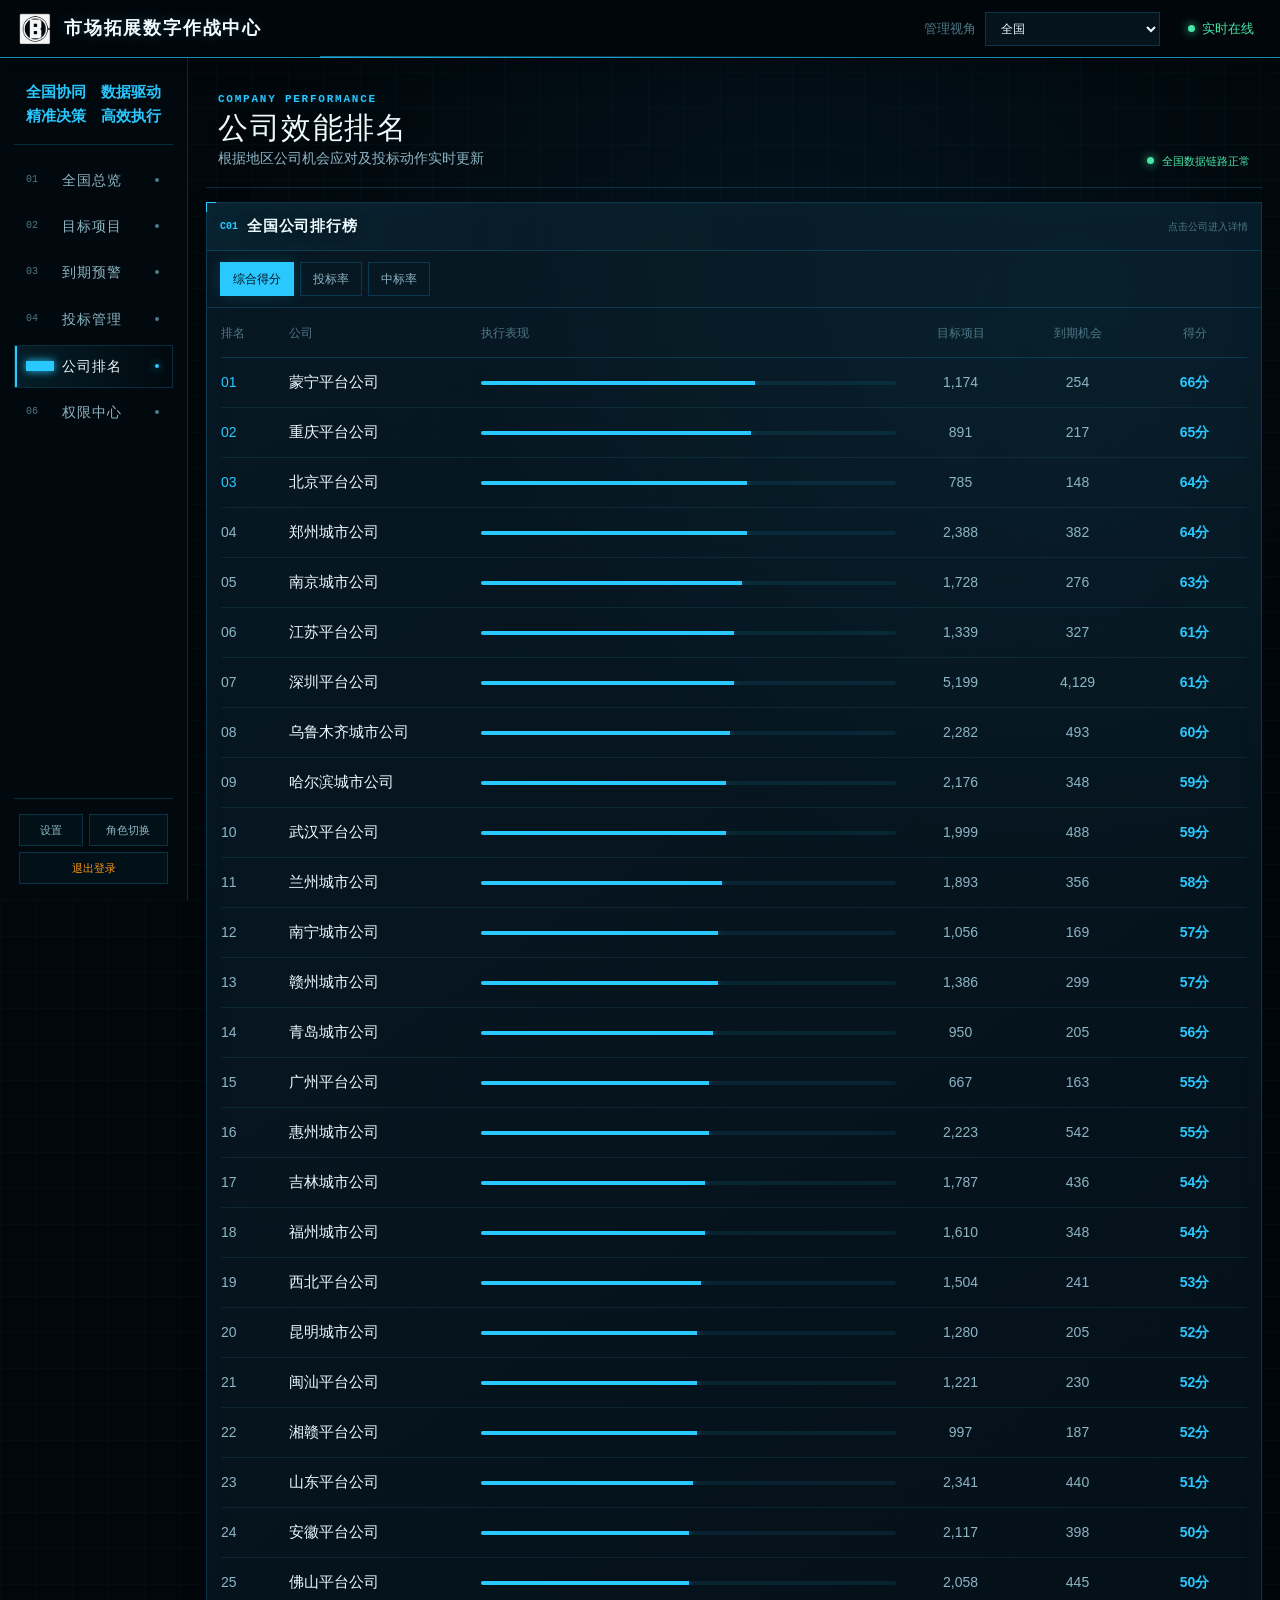
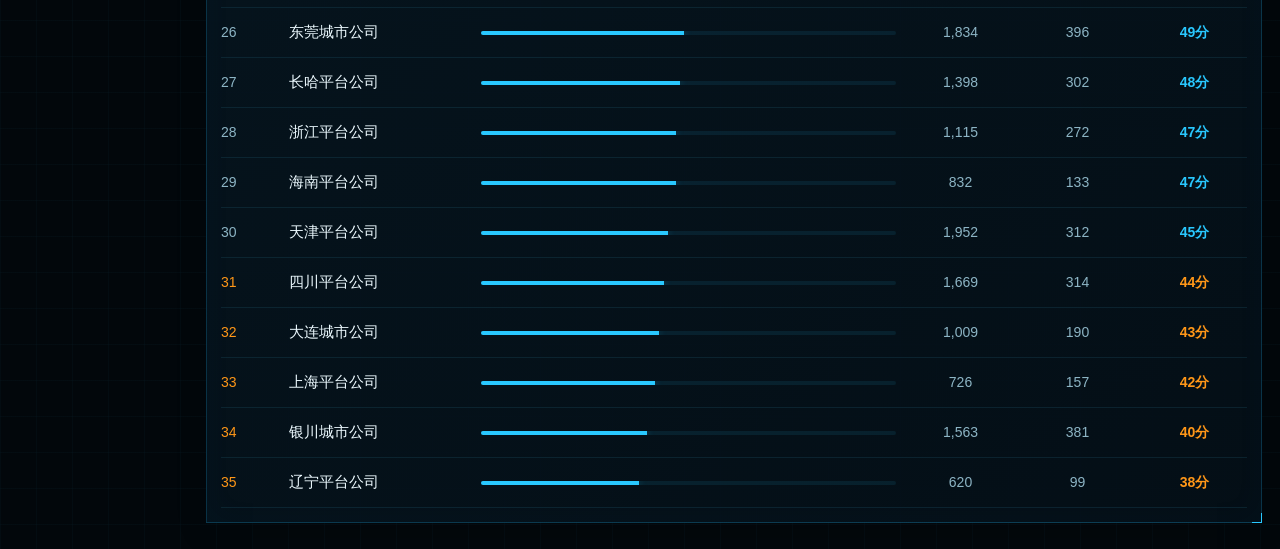
<file: ranking/index.html>
<!DOCTYPE html><html lang="zh-CN"><head><meta charSet="utf-8"/><meta name="viewport" content="width=device-width, initial-scale=1"/><link rel="stylesheet" href="/_next/static/chunks/0wp1~jip33fz7.css" data-precedence="next"/><link rel="preload" as="script" fetchPriority="low" href="/_next/static/chunks/15xrurgzs99gv.js"/><script src="/_next/static/chunks/0dgq26a5_oy.a.js" async=""></script><script src="/_next/static/chunks/07lhk_q6pmm3r.js" async=""></script><script src="/_next/static/chunks/0au83~zq0~0pf.js" async=""></script><script src="/_next/static/chunks/turbopack-07ur8f85nectq.js" async=""></script><script src="/_next/static/chunks/01xlw8hd842-c.js" async=""></script><script src="/_next/static/chunks/0d3shmwh5_nmn.js" async=""></script><script src="/_next/static/chunks/09hor9iwcr4tc.js" async=""></script><title>市场拓展数字作战中心</title><meta name="description" content="以全国公司地图统筹目标项目、合同到期、投标执行与智能标书生成的数字化作战平台。"/><meta property="og:title" content="市场拓展数字作战中心"/><meta property="og:description" content="全国公司地图、目标项目、到期预警、智能投标与公司效能一屏统筹。"/><meta property="og:image" content="https://market.haiyne.cn/og.png"/><meta property="og:image:width" content="1731"/><meta property="og:image:height" content="909"/><meta property="og:image:alt" content="市场拓展数字作战中心"/><meta property="og:type" content="website"/><meta name="twitter:card" content="summary_large_image"/><meta name="twitter:title" content="市场拓展数字作战中心"/><meta name="twitter:description" content="全国公司地图、目标项目、到期预警、智能投标与公司效能一屏统筹。"/><meta name="twitter:image" content="https://market.haiyne.cn/og.png"/><script src="/_next/static/chunks/03~yq9q893hmn.js" noModule=""></script></head><body><div hidden=""><!--$--><!--/$--></div><main class="command-shell"><header class="global-topbar"><a class="compact-brand" href="/"><span class="brand-logo" role="img" aria-label="中国海外集团"></span><strong>市场拓展数字作战中心</strong></a><div class="topbar-controls"><label>管理视角<select><option selected="">全国</option><option>辽宁平台公司</option><option>大连城市公司</option><option>长哈平台公司</option><option>吉林城市公司</option><option>哈尔滨城市公司</option><option>北京平台公司</option><option>蒙宁平台公司</option><option>银川城市公司</option><option>天津平台公司</option><option>山东平台公司</option><option>青岛城市公司</option><option>江苏平台公司</option><option>南京城市公司</option><option>安徽平台公司</option><option>上海平台公司</option><option>浙江平台公司</option><option>西北平台公司</option><option>兰州城市公司</option><option>乌鲁木齐城市公司</option><option>重庆平台公司</option><option>昆明城市公司</option><option>四川平台公司</option><option>佛山平台公司</option><option>广州平台公司</option><option>南宁城市公司</option><option>深圳平台公司</option><option>东莞城市公司</option><option>惠州城市公司</option><option>海南平台公司</option><option>闽汕平台公司</option><option>福州城市公司</option><option>武汉平台公司</option><option>郑州城市公司</option><option>湘赣平台公司</option><option>赣州城市公司</option></select></label><b><i></i>实时在线</b></div></header><aside class="command-nav"><div class="nav-brand"><strong class="nav-motto">全国协同　数据驱动<br/>精准决策　高效执行</strong></div><nav><a href="/" class=""><span>01</span><strong>全国总览</strong><i></i></a><a href="/projects" class=""><span>02</span><strong>目标项目</strong><i></i></a><a href="/expiry" class=""><span>03</span><strong>到期预警</strong><i></i></a><div class="nav-group "><a href="/bids" class="nav-parent "><span>04</span><strong>投标管理</strong><i></i></a><div class="bid-subnav"><a href="/bids" class=""><span>└</span><strong>投标总览</strong></a><a href="/bids/ai" class=""><span>└</span><strong>智能投标</strong></a><a href="/bids/documents" class=""><span>└</span><strong>标书中心</strong></a><a href="/bids/library" class=""><span>└</span><strong>专家与资源库</strong></a></div></div><a href="/ranking" class="active" aria-current="page"><span>05</span><strong>公司排名</strong><i></i></a><a href="/permissions" class=""><span>06</span><strong>权限中心</strong><i></i></a></nav><footer><div class="nav-actions"><button type="button">设置</button><button type="button">角色切换</button><button type="button" class="logout">退出登录</button></div></footer></aside><section class="command-workspace"><div class="page-header"><div><span>COMPANY PERFORMANCE</span><h1>公司效能排名</h1><p>根据地区公司机会应对及投标动作实时更新</p></div><div><i></i>全国数据链路正常</div></div><section class="hud-panel ranking-board"><div class="panel-title"><div><span>C01</span><h3>全国公司排行榜</h3></div><small>点击公司进入详情</small></div><div class="ranking-tabs"><button class="active">综合得分</button><button class="">投标率</button><button class="">中标率</button></div><div class="rank-table"><div class="rank-head"><span>排名</span><span>公司</span><span>执行表现</span><span>目标项目</span><span>到期机会</span><span>得分</span></div><a href="/company?name=%E8%92%99%E5%AE%81%E5%B9%B3%E5%8F%B0%E5%85%AC%E5%8F%B8" class="top-rank"><span>01</span><strong>蒙宁平台公司</strong><i><em style="width:66%"></em></i><span>1,174</span><span>254</span><b>66<!-- -->分</b></a><a href="/company?name=%E9%87%8D%E5%BA%86%E5%B9%B3%E5%8F%B0%E5%85%AC%E5%8F%B8" class="top-rank"><span>02</span><strong>重庆平台公司</strong><i><em style="width:65%"></em></i><span>891</span><span>217</span><b>65<!-- -->分</b></a><a href="/company?name=%E5%8C%97%E4%BA%AC%E5%B9%B3%E5%8F%B0%E5%85%AC%E5%8F%B8" class="top-rank"><span>03</span><strong>北京平台公司</strong><i><em style="width:64%"></em></i><span>785</span><span>148</span><b>64<!-- -->分</b></a><a href="/company?name=%E9%83%91%E5%B7%9E%E5%9F%8E%E5%B8%82%E5%85%AC%E5%8F%B8" class=""><span>04</span><strong>郑州城市公司</strong><i><em style="width:64%"></em></i><span>2,388</span><span>382</span><b>64<!-- -->分</b></a><a href="/company?name=%E5%8D%97%E4%BA%AC%E5%9F%8E%E5%B8%82%E5%85%AC%E5%8F%B8" class=""><span>05</span><strong>南京城市公司</strong><i><em style="width:63%"></em></i><span>1,728</span><span>276</span><b>63<!-- -->分</b></a><a href="/company?name=%E6%B1%9F%E8%8B%8F%E5%B9%B3%E5%8F%B0%E5%85%AC%E5%8F%B8" class=""><span>06</span><strong>江苏平台公司</strong><i><em style="width:61%"></em></i><span>1,339</span><span>327</span><b>61<!-- -->分</b></a><a href="/company?name=%E6%B7%B1%E5%9C%B3%E5%B9%B3%E5%8F%B0%E5%85%AC%E5%8F%B8" class=""><span>07</span><strong>深圳平台公司</strong><i><em style="width:61%"></em></i><span>5,199</span><span>4,129</span><b>61<!-- -->分</b></a><a href="/company?name=%E4%B9%8C%E9%B2%81%E6%9C%A8%E9%BD%90%E5%9F%8E%E5%B8%82%E5%85%AC%E5%8F%B8" class=""><span>08</span><strong>乌鲁木齐城市公司</strong><i><em style="width:60%"></em></i><span>2,282</span><span>493</span><b>60<!-- -->分</b></a><a href="/company?name=%E5%93%88%E5%B0%94%E6%BB%A8%E5%9F%8E%E5%B8%82%E5%85%AC%E5%8F%B8" class=""><span>09</span><strong>哈尔滨城市公司</strong><i><em style="width:59%"></em></i><span>2,176</span><span>348</span><b>59<!-- -->分</b></a><a href="/company?name=%E6%AD%A6%E6%B1%89%E5%B9%B3%E5%8F%B0%E5%85%AC%E5%8F%B8" class=""><span>10</span><strong>武汉平台公司</strong><i><em style="width:59%"></em></i><span>1,999</span><span>488</span><b>59<!-- -->分</b></a><a href="/company?name=%E5%85%B0%E5%B7%9E%E5%9F%8E%E5%B8%82%E5%85%AC%E5%8F%B8" class=""><span>11</span><strong>兰州城市公司</strong><i><em style="width:58%"></em></i><span>1,893</span><span>356</span><b>58<!-- -->分</b></a><a href="/company?name=%E5%8D%97%E5%AE%81%E5%9F%8E%E5%B8%82%E5%85%AC%E5%8F%B8" class=""><span>12</span><strong>南宁城市公司</strong><i><em style="width:57%"></em></i><span>1,056</span><span>169</span><b>57<!-- -->分</b></a><a href="/company?name=%E8%B5%A3%E5%B7%9E%E5%9F%8E%E5%B8%82%E5%85%AC%E5%8F%B8" class=""><span>13</span><strong>赣州城市公司</strong><i><em style="width:57%"></em></i><span>1,386</span><span>299</span><b>57<!-- -->分</b></a><a href="/company?name=%E9%9D%92%E5%B2%9B%E5%9F%8E%E5%B8%82%E5%85%AC%E5%8F%B8" class=""><span>14</span><strong>青岛城市公司</strong><i><em style="width:56%"></em></i><span>950</span><span>205</span><b>56<!-- -->分</b></a><a href="/company?name=%E5%B9%BF%E5%B7%9E%E5%B9%B3%E5%8F%B0%E5%85%AC%E5%8F%B8" class=""><span>15</span><strong>广州平台公司</strong><i><em style="width:55%"></em></i><span>667</span><span>163</span><b>55<!-- -->分</b></a><a href="/company?name=%E6%83%A0%E5%B7%9E%E5%9F%8E%E5%B8%82%E5%85%AC%E5%8F%B8" class=""><span>16</span><strong>惠州城市公司</strong><i><em style="width:55%"></em></i><span>2,223</span><span>542</span><b>55<!-- -->分</b></a><a href="/company?name=%E5%90%89%E6%9E%97%E5%9F%8E%E5%B8%82%E5%85%AC%E5%8F%B8" class=""><span>17</span><strong>吉林城市公司</strong><i><em style="width:54%"></em></i><span>1,787</span><span>436</span><b>54<!-- -->分</b></a><a href="/company?name=%E7%A6%8F%E5%B7%9E%E5%9F%8E%E5%B8%82%E5%85%AC%E5%8F%B8" class=""><span>18</span><strong>福州城市公司</strong><i><em style="width:54%"></em></i><span>1,610</span><span>348</span><b>54<!-- -->分</b></a><a href="/company?name=%E8%A5%BF%E5%8C%97%E5%B9%B3%E5%8F%B0%E5%85%AC%E5%8F%B8" class=""><span>19</span><strong>西北平台公司</strong><i><em style="width:53%"></em></i><span>1,504</span><span>241</span><b>53<!-- -->分</b></a><a href="/company?name=%E6%98%86%E6%98%8E%E5%9F%8E%E5%B8%82%E5%85%AC%E5%8F%B8" class=""><span>20</span><strong>昆明城市公司</strong><i><em style="width:52%"></em></i><span>1,280</span><span>205</span><b>52<!-- -->分</b></a><a href="/company?name=%E9%97%BD%E6%B1%95%E5%B9%B3%E5%8F%B0%E5%85%AC%E5%8F%B8" class=""><span>21</span><strong>闽汕平台公司</strong><i><em style="width:52%"></em></i><span>1,221</span><span>230</span><b>52<!-- -->分</b></a><a href="/company?name=%E6%B9%98%E8%B5%A3%E5%B9%B3%E5%8F%B0%E5%85%AC%E5%8F%B8" class=""><span>22</span><strong>湘赣平台公司</strong><i><em style="width:52%"></em></i><span>997</span><span>187</span><b>52<!-- -->分</b></a><a href="/company?name=%E5%B1%B1%E4%B8%9C%E5%B9%B3%E5%8F%B0%E5%85%AC%E5%8F%B8" class=""><span>23</span><strong>山东平台公司</strong><i><em style="width:51%"></em></i><span>2,341</span><span>440</span><b>51<!-- -->分</b></a><a href="/company?name=%E5%AE%89%E5%BE%BD%E5%B9%B3%E5%8F%B0%E5%85%AC%E5%8F%B8" class=""><span>24</span><strong>安徽平台公司</strong><i><em style="width:50%"></em></i><span>2,117</span><span>398</span><b>50<!-- -->分</b></a><a href="/company?name=%E4%BD%9B%E5%B1%B1%E5%B9%B3%E5%8F%B0%E5%85%AC%E5%8F%B8" class=""><span>25</span><strong>佛山平台公司</strong><i><em style="width:50%"></em></i><span>2,058</span><span>445</span><b>50<!-- -->分</b></a><a href="/company?name=%E4%B8%9C%E8%8E%9E%E5%9F%8E%E5%B8%82%E5%85%AC%E5%8F%B8" class=""><span>26</span><strong>东莞城市公司</strong><i><em style="width:49%"></em></i><span>1,834</span><span>396</span><b>49<!-- -->分</b></a><a href="/company?name=%E9%95%BF%E5%93%88%E5%B9%B3%E5%8F%B0%E5%85%AC%E5%8F%B8" class=""><span>27</span><strong>长哈平台公司</strong><i><em style="width:48%"></em></i><span>1,398</span><span>302</span><b>48<!-- -->分</b></a><a href="/company?name=%E6%B5%99%E6%B1%9F%E5%B9%B3%E5%8F%B0%E5%85%AC%E5%8F%B8" class=""><span>28</span><strong>浙江平台公司</strong><i><em style="width:47%"></em></i><span>1,115</span><span>272</span><b>47<!-- -->分</b></a><a href="/company?name=%E6%B5%B7%E5%8D%97%E5%B9%B3%E5%8F%B0%E5%85%AC%E5%8F%B8" class=""><span>29</span><strong>海南平台公司</strong><i><em style="width:47%"></em></i><span>832</span><span>133</span><b>47<!-- -->分</b></a><a href="/company?name=%E5%A4%A9%E6%B4%A5%E5%B9%B3%E5%8F%B0%E5%85%AC%E5%8F%B8" class=""><span>30</span><strong>天津平台公司</strong><i><em style="width:45%"></em></i><span>1,952</span><span>312</span><b>45<!-- -->分</b></a><a href="/company?name=%E5%9B%9B%E5%B7%9D%E5%B9%B3%E5%8F%B0%E5%85%AC%E5%8F%B8" class="low-rank"><span>31</span><strong>四川平台公司</strong><i><em style="width:44%"></em></i><span>1,669</span><span>314</span><b>44<!-- -->分</b></a><a href="/company?name=%E5%A4%A7%E8%BF%9E%E5%9F%8E%E5%B8%82%E5%85%AC%E5%8F%B8" class="low-rank"><span>32</span><strong>大连城市公司</strong><i><em style="width:43%"></em></i><span>1,009</span><span>190</span><b>43<!-- -->分</b></a><a href="/company?name=%E4%B8%8A%E6%B5%B7%E5%B9%B3%E5%8F%B0%E5%85%AC%E5%8F%B8" class="low-rank"><span>33</span><strong>上海平台公司</strong><i><em style="width:42%"></em></i><span>726</span><span>157</span><b>42<!-- -->分</b></a><a href="/company?name=%E9%93%B6%E5%B7%9D%E5%9F%8E%E5%B8%82%E5%85%AC%E5%8F%B8" class="low-rank"><span>34</span><strong>银川城市公司</strong><i><em style="width:40%"></em></i><span>1,563</span><span>381</span><b>40<!-- -->分</b></a><a href="/company?name=%E8%BE%BD%E5%AE%81%E5%B9%B3%E5%8F%B0%E5%85%AC%E5%8F%B8" class="low-rank"><span>35</span><strong>辽宁平台公司</strong><i><em style="width:38%"></em></i><span>620</span><span>99</span><b>38<!-- -->分</b></a></div></section></section></main><!--$--><!--/$--><script src="/_next/static/chunks/15xrurgzs99gv.js" id="_R_" async=""></script><script>(self.__next_f=self.__next_f||[]).push([0])</script><script>self.__next_f.push([1,"1:\"$Sreact.fragment\"\n2:I[39756,[\"/_next/static/chunks/01xlw8hd842-c.js\",\"/_next/static/chunks/0d3shmwh5_nmn.js\"],\"default\"]\n3:I[37457,[\"/_next/static/chunks/01xlw8hd842-c.js\",\"/_next/static/chunks/0d3shmwh5_nmn.js\"],\"default\"]\n4:I[40380,[\"/_next/static/chunks/01xlw8hd842-c.js\",\"/_next/static/chunks/0d3shmwh5_nmn.js\",\"/_next/static/chunks/09hor9iwcr4tc.js\"],\"default\"]\n5:I[97367,[\"/_next/static/chunks/01xlw8hd842-c.js\",\"/_next/static/chunks/0d3shmwh5_nmn.js\"],\"OutletBoundary\"]\n6:\"$Sreact.suspense\"\n9:I[97367,[\"/_next/static/chunks/01xlw8hd842-c.js\",\"/_next/static/chunks/0d3shmwh5_nmn.js\"],\"ViewportBoundary\"]\nb:I[97367,[\"/_next/static/chunks/01xlw8hd842-c.js\",\"/_next/static/chunks/0d3shmwh5_nmn.js\"],\"MetadataBoundary\"]\nd:I[68027,[\"/_next/static/chunks/01xlw8hd842-c.js\",\"/_next/static/chunks/0d3shmwh5_nmn.js\"],\"default\",1]\n:HL[\"/_next/static/chunks/0wp1~jip33fz7.css\",\"style\"]\n"])</script><script>self.__next_f.push([1,"0:{\"P\":null,\"c\":[\"\",\"ranking\",\"\"],\"q\":\"\",\"i\":false,\"f\":[[[\"\",{\"children\":[\"ranking\",{\"children\":[\"__PAGE__\",{}]}]},\"$undefined\",\"$undefined\",16],[[\"$\",\"$1\",\"c\",{\"children\":[[[\"$\",\"link\",\"0\",{\"rel\":\"stylesheet\",\"href\":\"/_next/static/chunks/0wp1~jip33fz7.css\",\"precedence\":\"next\",\"crossOrigin\":\"$undefined\",\"nonce\":\"$undefined\"}],[\"$\",\"script\",\"script-0\",{\"src\":\"/_next/static/chunks/01xlw8hd842-c.js\",\"async\":true,\"nonce\":\"$undefined\"}],[\"$\",\"script\",\"script-1\",{\"src\":\"/_next/static/chunks/0d3shmwh5_nmn.js\",\"async\":true,\"nonce\":\"$undefined\"}]],[\"$\",\"html\",null,{\"lang\":\"zh-CN\",\"children\":[\"$\",\"body\",null,{\"children\":[\"$\",\"$L2\",null,{\"parallelRouterKey\":\"children\",\"error\":\"$undefined\",\"errorStyles\":\"$undefined\",\"errorScripts\":\"$undefined\",\"template\":[\"$\",\"$L3\",null,{}],\"templateStyles\":\"$undefined\",\"templateScripts\":\"$undefined\",\"notFound\":[[[\"$\",\"title\",null,{\"children\":\"404: This page could not be found.\"}],[\"$\",\"div\",null,{\"style\":{\"fontFamily\":\"system-ui,\\\"Segoe UI\\\",Roboto,Helvetica,Arial,sans-serif,\\\"Apple Color Emoji\\\",\\\"Segoe UI Emoji\\\"\",\"height\":\"100vh\",\"textAlign\":\"center\",\"display\":\"flex\",\"flexDirection\":\"column\",\"alignItems\":\"center\",\"justifyContent\":\"center\"},\"children\":[\"$\",\"div\",null,{\"children\":[[\"$\",\"style\",null,{\"dangerouslySetInnerHTML\":{\"__html\":\"body{color:#000;background:#fff;margin:0}.next-error-h1{border-right:1px solid rgba(0,0,0,.3)}@media (prefers-color-scheme:dark){body{color:#fff;background:#000}.next-error-h1{border-right:1px solid rgba(255,255,255,.3)}}\"}}],[\"$\",\"h1\",null,{\"className\":\"next-error-h1\",\"style\":{\"display\":\"inline-block\",\"margin\":\"0 20px 0 0\",\"padding\":\"0 23px 0 0\",\"fontSize\":24,\"fontWeight\":500,\"verticalAlign\":\"top\",\"lineHeight\":\"49px\"},\"children\":404}],[\"$\",\"div\",null,{\"style\":{\"display\":\"inline-block\"},\"children\":[\"$\",\"h2\",null,{\"style\":{\"fontSize\":14,\"fontWeight\":400,\"lineHeight\":\"49px\",\"margin\":0},\"children\":\"This page could not be found.\"}]}]]}]}]],[]],\"forbidden\":\"$undefined\",\"unauthorized\":\"$undefined\"}]}]}]]}],{\"children\":[[\"$\",\"$1\",\"c\",{\"children\":[null,[\"$\",\"$L2\",null,{\"parallelRouterKey\":\"children\",\"error\":\"$undefined\",\"errorStyles\":\"$undefined\",\"errorScripts\":\"$undefined\",\"template\":[\"$\",\"$L3\",null,{}],\"templateStyles\":\"$undefined\",\"templateScripts\":\"$undefined\",\"notFound\":\"$undefined\",\"forbidden\":\"$undefined\",\"unauthorized\":\"$undefined\"}]]}],{\"children\":[[\"$\",\"$1\",\"c\",{\"children\":[[\"$\",\"$L4\",null,{\"view\":\"ranking\"}],[[\"$\",\"script\",\"script-0\",{\"src\":\"/_next/static/chunks/09hor9iwcr4tc.js\",\"async\":true,\"nonce\":\"$undefined\"}]],[\"$\",\"$L5\",null,{\"children\":[\"$\",\"$6\",null,{\"name\":\"Next.MetadataOutlet\",\"children\":\"$@7\"}]}]]}],{},null,false,null]},null,false,\"$@8\"]},null,false,null],[\"$\",\"$1\",\"h\",{\"children\":[null,[\"$\",\"$L9\",null,{\"children\":\"$La\"}],[\"$\",\"div\",null,{\"hidden\":true,\"children\":[\"$\",\"$Lb\",null,{\"children\":[\"$\",\"$6\",null,{\"name\":\"Next.Metadata\",\"children\":\"$Lc\"}]}]}],null]}],false]],\"m\":\"$undefined\",\"G\":[\"$d\",[[\"$\",\"link\",\"0\",{\"rel\":\"stylesheet\",\"href\":\"/_next/static/chunks/0wp1~jip33fz7.css\",\"precedence\":\"next\",\"crossOrigin\":\"$undefined\",\"nonce\":\"$undefined\"}]]],\"S\":true,\"h\":null,\"s\":\"$undefined\",\"l\":\"$undefined\",\"p\":\"$undefined\",\"d\":\"$undefined\",\"b\":\"S9fuOka2JLKeBxzFCbMnO\"}\n"])</script><script>self.__next_f.push([1,"e:[]\n8:\"$We\"\n"])</script><script>self.__next_f.push([1,"a:[[\"$\",\"meta\",\"0\",{\"charSet\":\"utf-8\"}],[\"$\",\"meta\",\"1\",{\"name\":\"viewport\",\"content\":\"width=device-width, initial-scale=1\"}]]\n"])</script><script>self.__next_f.push([1,"7:null\nc:[[\"$\",\"title\",\"0\",{\"children\":\"市场拓展数字作战中心\"}],[\"$\",\"meta\",\"1\",{\"name\":\"description\",\"content\":\"以全国公司地图统筹目标项目、合同到期、投标执行与智能标书生成的数字化作战平台。\"}],[\"$\",\"meta\",\"2\",{\"property\":\"og:title\",\"content\":\"市场拓展数字作战中心\"}],[\"$\",\"meta\",\"3\",{\"property\":\"og:description\",\"content\":\"全国公司地图、目标项目、到期预警、智能投标与公司效能一屏统筹。\"}],[\"$\",\"meta\",\"4\",{\"property\":\"og:image\",\"content\":\"https://market.haiyne.cn/og.png\"}],[\"$\",\"meta\",\"5\",{\"property\":\"og:image:width\",\"content\":\"1731\"}],[\"$\",\"meta\",\"6\",{\"property\":\"og:image:height\",\"content\":\"909\"}],[\"$\",\"meta\",\"7\",{\"property\":\"og:image:alt\",\"content\":\"市场拓展数字作战中心\"}],[\"$\",\"meta\",\"8\",{\"property\":\"og:type\",\"content\":\"website\"}],[\"$\",\"meta\",\"9\",{\"name\":\"twitter:card\",\"content\":\"summary_large_image\"}],[\"$\",\"meta\",\"10\",{\"name\":\"twitter:title\",\"content\":\"市场拓展数字作战中心\"}],[\"$\",\"meta\",\"11\",{\"name\":\"twitter:description\",\"content\":\"全国公司地图、目标项目、到期预警、智能投标与公司效能一屏统筹。\"}],[\"$\",\"meta\",\"12\",{\"name\":\"twitter:image\",\"content\":\"https://market.haiyne.cn/og.png\"}]]\n"])</script></body></html>
</file>
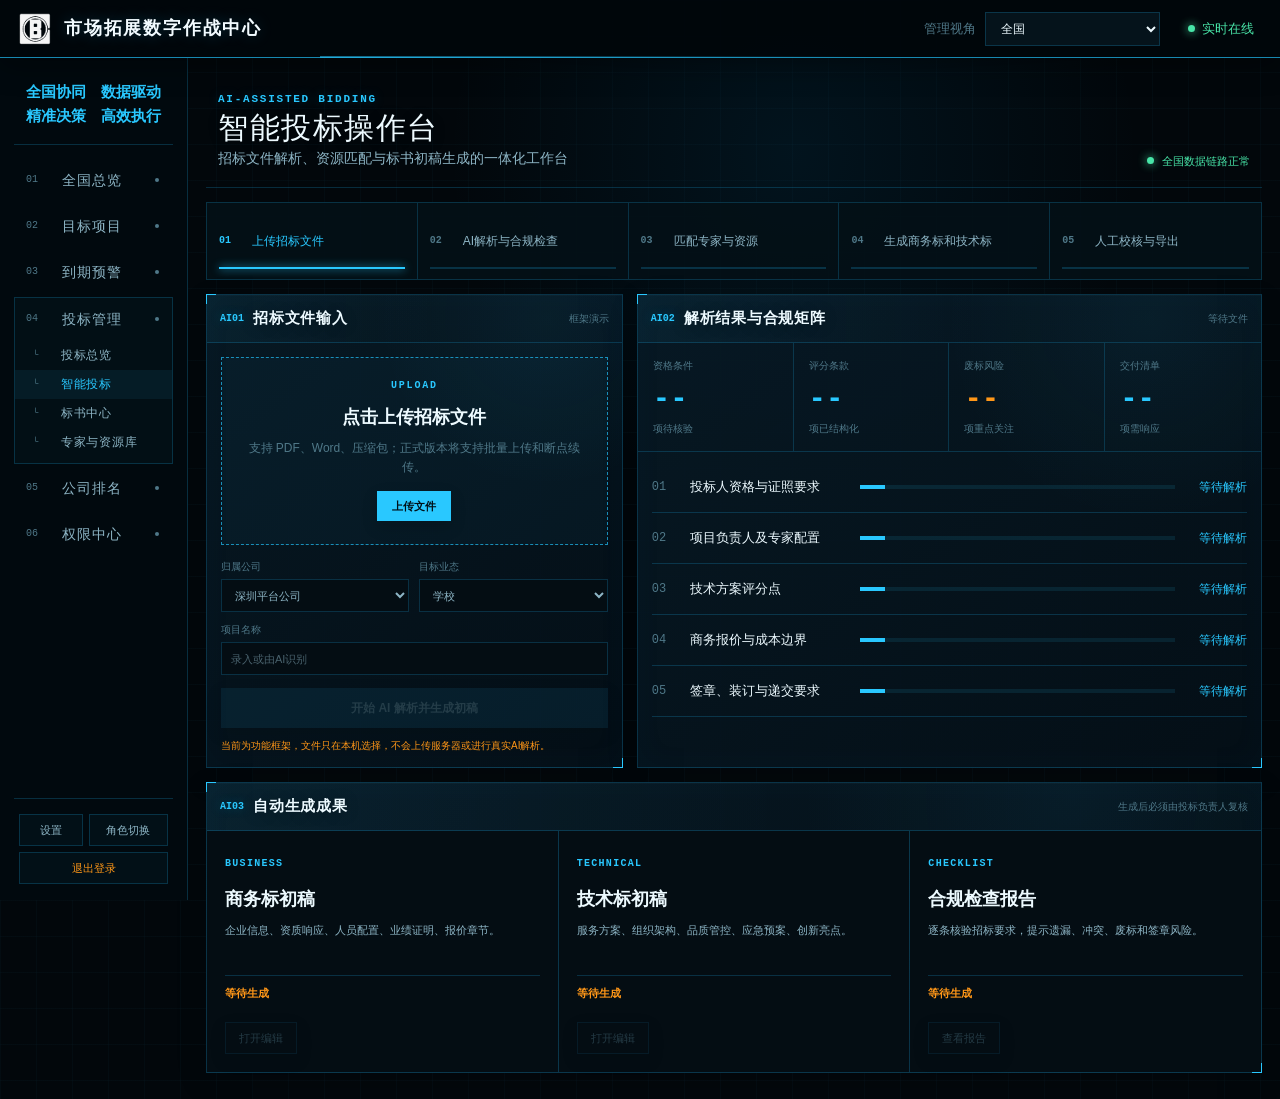
<file: bids/ai/index.html>
<!DOCTYPE html><html lang="zh-CN"><head><meta charSet="utf-8"/><meta name="viewport" content="width=device-width, initial-scale=1"/><link rel="stylesheet" href="/_next/static/chunks/0wp1~jip33fz7.css" data-precedence="next"/><link rel="preload" as="script" fetchPriority="low" href="/_next/static/chunks/15xrurgzs99gv.js"/><script src="/_next/static/chunks/0dgq26a5_oy.a.js" async=""></script><script src="/_next/static/chunks/07lhk_q6pmm3r.js" async=""></script><script src="/_next/static/chunks/0au83~zq0~0pf.js" async=""></script><script src="/_next/static/chunks/turbopack-07ur8f85nectq.js" async=""></script><script src="/_next/static/chunks/01xlw8hd842-c.js" async=""></script><script src="/_next/static/chunks/0d3shmwh5_nmn.js" async=""></script><script src="/_next/static/chunks/09hor9iwcr4tc.js" async=""></script><title>市场拓展数字作战中心</title><meta name="description" content="以全国公司地图统筹目标项目、合同到期、投标执行与智能标书生成的数字化作战平台。"/><meta property="og:title" content="市场拓展数字作战中心"/><meta property="og:description" content="全国公司地图、目标项目、到期预警、智能投标与公司效能一屏统筹。"/><meta property="og:image" content="https://market.haiyne.cn/og.png"/><meta property="og:image:width" content="1731"/><meta property="og:image:height" content="909"/><meta property="og:image:alt" content="市场拓展数字作战中心"/><meta property="og:type" content="website"/><meta name="twitter:card" content="summary_large_image"/><meta name="twitter:title" content="市场拓展数字作战中心"/><meta name="twitter:description" content="全国公司地图、目标项目、到期预警、智能投标与公司效能一屏统筹。"/><meta name="twitter:image" content="https://market.haiyne.cn/og.png"/><script src="/_next/static/chunks/03~yq9q893hmn.js" noModule=""></script></head><body><div hidden=""><!--$--><!--/$--></div><main class="command-shell"><header class="global-topbar"><a class="compact-brand" href="/"><span class="brand-logo" role="img" aria-label="中国海外集团"></span><strong>市场拓展数字作战中心</strong></a><div class="topbar-controls"><label>管理视角<select><option selected="">全国</option><option>辽宁平台公司</option><option>大连城市公司</option><option>长哈平台公司</option><option>吉林城市公司</option><option>哈尔滨城市公司</option><option>北京平台公司</option><option>蒙宁平台公司</option><option>银川城市公司</option><option>天津平台公司</option><option>山东平台公司</option><option>青岛城市公司</option><option>江苏平台公司</option><option>南京城市公司</option><option>安徽平台公司</option><option>上海平台公司</option><option>浙江平台公司</option><option>西北平台公司</option><option>兰州城市公司</option><option>乌鲁木齐城市公司</option><option>重庆平台公司</option><option>昆明城市公司</option><option>四川平台公司</option><option>佛山平台公司</option><option>广州平台公司</option><option>南宁城市公司</option><option>深圳平台公司</option><option>东莞城市公司</option><option>惠州城市公司</option><option>海南平台公司</option><option>闽汕平台公司</option><option>福州城市公司</option><option>武汉平台公司</option><option>郑州城市公司</option><option>湘赣平台公司</option><option>赣州城市公司</option></select></label><b><i></i>实时在线</b></div></header><aside class="command-nav"><div class="nav-brand"><strong class="nav-motto">全国协同　数据驱动<br/>精准决策　高效执行</strong></div><nav><a href="/" class=""><span>01</span><strong>全国总览</strong><i></i></a><a href="/projects" class=""><span>02</span><strong>目标项目</strong><i></i></a><a href="/expiry" class=""><span>03</span><strong>到期预警</strong><i></i></a><div class="nav-group active"><a href="/bids" class="nav-parent "><span>04</span><strong>投标管理</strong><i></i></a><div class="bid-subnav"><a href="/bids" class=""><span>└</span><strong>投标总览</strong></a><a href="/bids/ai" class="active" aria-current="page"><span>└</span><strong>智能投标</strong></a><a href="/bids/documents" class=""><span>└</span><strong>标书中心</strong></a><a href="/bids/library" class=""><span>└</span><strong>专家与资源库</strong></a></div></div><a href="/ranking" class=""><span>05</span><strong>公司排名</strong><i></i></a><a href="/permissions" class=""><span>06</span><strong>权限中心</strong><i></i></a></nav><footer><div class="nav-actions"><button type="button">设置</button><button type="button">角色切换</button><button type="button" class="logout">退出登录</button></div></footer></aside><section class="command-workspace"><div class="page-header"><div><span>AI-ASSISTED BIDDING</span><h1>智能投标操作台</h1><p>招标文件解析、资源匹配与标书初稿生成的一体化工作台</p></div><div><i></i>全国数据链路正常</div></div><section class="workflow-strip"><div class="active"><span>01</span><i></i><strong>上传招标文件</strong></div><div class=""><span>02</span><i></i><strong>AI解析与合规检查</strong></div><div class=""><span>03</span><i></i><strong>匹配专家与资源</strong></div><div class=""><span>04</span><i></i><strong>生成商务标和技术标</strong></div><div class=""><span>05</span><i></i><strong>人工校核与导出</strong></div></section><div class="smart-bid-grid"><section class="hud-panel upload-console"><div class="panel-title"><div><span>AI01</span><h3>招标文件输入</h3></div><small>框架演示</small></div><label class="bid-dropzone"><input type="file" accept=".pdf,.doc,.docx,.zip"/><span>UPLOAD</span><strong>点击上传招标文件</strong><p>支持 PDF、Word、压缩包；正式版本将支持批量上传和断点续传。</p><b>上传文件</b></label><div class="upload-meta"><span>归属公司<select><option>辽宁平台公司</option><option>大连城市公司</option><option>长哈平台公司</option><option>吉林城市公司</option><option>哈尔滨城市公司</option><option>北京平台公司</option><option>蒙宁平台公司</option><option>银川城市公司</option><option>天津平台公司</option><option>山东平台公司</option><option>青岛城市公司</option><option>江苏平台公司</option><option>南京城市公司</option><option>安徽平台公司</option><option>上海平台公司</option><option>浙江平台公司</option><option>西北平台公司</option><option>兰州城市公司</option><option>乌鲁木齐城市公司</option><option>重庆平台公司</option><option>昆明城市公司</option><option>四川平台公司</option><option>佛山平台公司</option><option>广州平台公司</option><option>南宁城市公司</option><option selected="">深圳平台公司</option><option>东莞城市公司</option><option>惠州城市公司</option><option>海南平台公司</option><option>闽汕平台公司</option><option>福州城市公司</option><option>武汉平台公司</option><option>郑州城市公司</option><option>湘赣平台公司</option><option>赣州城市公司</option></select></span><span>目标业态<select><option>学校</option><option>医院</option><option>公园</option><option>场馆</option><option>政府机构</option><option>商业写字楼</option><option>住宅</option></select></span><span>项目名称<input placeholder="录入或由AI识别"/></span></div><button class="primary-operation" disabled="">开始 AI 解析并生成初稿</button><small class="demo-notice">当前为功能框架，文件只在本机选择，不会上传服务器或进行真实AI解析。</small></section><section class="hud-panel analysis-console"><div class="panel-title"><div><span>AI02</span><h3>解析结果与合规矩阵</h3></div><small>等待文件</small></div><div class="analysis-summary"><article><span>资格条件</span><strong>--</strong><small>项待核验</small></article><article><span>评分条款</span><strong>--</strong><small>项已结构化</small></article><article><span>废标风险</span><strong class="amber">--</strong><small>项重点关注</small></article><article><span>交付清单</span><strong>--</strong><small>项需响应</small></article></div><div class="compliance-list"><div><span>01</span><strong>投标人资格与证照要求</strong><i><em style="width:8%"></em></i><b>等待解析</b></div><div><span>02</span><strong>项目负责人及专家配置</strong><i><em style="width:8%"></em></i><b>等待解析</b></div><div><span>03</span><strong>技术方案评分点</strong><i><em style="width:8%"></em></i><b>等待解析</b></div><div><span>04</span><strong>商务报价与成本边界</strong><i><em style="width:8%"></em></i><b>等待解析</b></div><div><span>05</span><strong>签章、装订与递交要求</strong><i><em style="width:8%"></em></i><b>等待解析</b></div></div></section></div><section class="hud-panel generated-output"><div class="panel-title"><div><span>AI03</span><h3>自动生成成果</h3></div><small>生成后必须由投标负责人复核</small></div><div><article><span>BUSINESS</span><strong>商务标初稿</strong><p>企业信息、资质响应、人员配置、业绩证明、报价章节。</p><b>等待生成</b><button disabled="">打开编辑</button></article><article><span>TECHNICAL</span><strong>技术标初稿</strong><p>服务方案、组织架构、品质管控、应急预案、创新亮点。</p><b>等待生成</b><button disabled="">打开编辑</button></article><article><span>CHECKLIST</span><strong>合规检查报告</strong><p>逐条核验招标要求，提示遗漏、冲突、废标和签章风险。</p><b>等待生成</b><button disabled="">查看报告</button></article></div></section></section></main><!--$--><!--/$--><script src="/_next/static/chunks/15xrurgzs99gv.js" id="_R_" async=""></script><script>(self.__next_f=self.__next_f||[]).push([0])</script><script>self.__next_f.push([1,"1:\"$Sreact.fragment\"\n2:I[39756,[\"/_next/static/chunks/01xlw8hd842-c.js\",\"/_next/static/chunks/0d3shmwh5_nmn.js\"],\"default\"]\n3:I[37457,[\"/_next/static/chunks/01xlw8hd842-c.js\",\"/_next/static/chunks/0d3shmwh5_nmn.js\"],\"default\"]\n4:I[40380,[\"/_next/static/chunks/01xlw8hd842-c.js\",\"/_next/static/chunks/0d3shmwh5_nmn.js\",\"/_next/static/chunks/09hor9iwcr4tc.js\"],\"default\"]\n5:I[97367,[\"/_next/static/chunks/01xlw8hd842-c.js\",\"/_next/static/chunks/0d3shmwh5_nmn.js\"],\"OutletBoundary\"]\n6:\"$Sreact.suspense\"\n9:I[97367,[\"/_next/static/chunks/01xlw8hd842-c.js\",\"/_next/static/chunks/0d3shmwh5_nmn.js\"],\"ViewportBoundary\"]\nb:I[97367,[\"/_next/static/chunks/01xlw8hd842-c.js\",\"/_next/static/chunks/0d3shmwh5_nmn.js\"],\"MetadataBoundary\"]\nd:I[68027,[\"/_next/static/chunks/01xlw8hd842-c.js\",\"/_next/static/chunks/0d3shmwh5_nmn.js\"],\"default\",1]\n:HL[\"/_next/static/chunks/0wp1~jip33fz7.css\",\"style\"]\n"])</script><script>self.__next_f.push([1,"0:{\"P\":null,\"c\":[\"\",\"bids\",\"ai\",\"\"],\"q\":\"\",\"i\":false,\"f\":[[[\"\",{\"children\":[\"bids\",{\"children\":[\"ai\",{\"children\":[\"__PAGE__\",{}]}]}]},\"$undefined\",\"$undefined\",16],[[\"$\",\"$1\",\"c\",{\"children\":[[[\"$\",\"link\",\"0\",{\"rel\":\"stylesheet\",\"href\":\"/_next/static/chunks/0wp1~jip33fz7.css\",\"precedence\":\"next\",\"crossOrigin\":\"$undefined\",\"nonce\":\"$undefined\"}],[\"$\",\"script\",\"script-0\",{\"src\":\"/_next/static/chunks/01xlw8hd842-c.js\",\"async\":true,\"nonce\":\"$undefined\"}],[\"$\",\"script\",\"script-1\",{\"src\":\"/_next/static/chunks/0d3shmwh5_nmn.js\",\"async\":true,\"nonce\":\"$undefined\"}]],[\"$\",\"html\",null,{\"lang\":\"zh-CN\",\"children\":[\"$\",\"body\",null,{\"children\":[\"$\",\"$L2\",null,{\"parallelRouterKey\":\"children\",\"error\":\"$undefined\",\"errorStyles\":\"$undefined\",\"errorScripts\":\"$undefined\",\"template\":[\"$\",\"$L3\",null,{}],\"templateStyles\":\"$undefined\",\"templateScripts\":\"$undefined\",\"notFound\":[[[\"$\",\"title\",null,{\"children\":\"404: This page could not be found.\"}],[\"$\",\"div\",null,{\"style\":{\"fontFamily\":\"system-ui,\\\"Segoe UI\\\",Roboto,Helvetica,Arial,sans-serif,\\\"Apple Color Emoji\\\",\\\"Segoe UI Emoji\\\"\",\"height\":\"100vh\",\"textAlign\":\"center\",\"display\":\"flex\",\"flexDirection\":\"column\",\"alignItems\":\"center\",\"justifyContent\":\"center\"},\"children\":[\"$\",\"div\",null,{\"children\":[[\"$\",\"style\",null,{\"dangerouslySetInnerHTML\":{\"__html\":\"body{color:#000;background:#fff;margin:0}.next-error-h1{border-right:1px solid rgba(0,0,0,.3)}@media (prefers-color-scheme:dark){body{color:#fff;background:#000}.next-error-h1{border-right:1px solid rgba(255,255,255,.3)}}\"}}],[\"$\",\"h1\",null,{\"className\":\"next-error-h1\",\"style\":{\"display\":\"inline-block\",\"margin\":\"0 20px 0 0\",\"padding\":\"0 23px 0 0\",\"fontSize\":24,\"fontWeight\":500,\"verticalAlign\":\"top\",\"lineHeight\":\"49px\"},\"children\":404}],[\"$\",\"div\",null,{\"style\":{\"display\":\"inline-block\"},\"children\":[\"$\",\"h2\",null,{\"style\":{\"fontSize\":14,\"fontWeight\":400,\"lineHeight\":\"49px\",\"margin\":0},\"children\":\"This page could not be found.\"}]}]]}]}]],[]],\"forbidden\":\"$undefined\",\"unauthorized\":\"$undefined\"}]}]}]]}],{\"children\":[[\"$\",\"$1\",\"c\",{\"children\":[null,[\"$\",\"$L2\",null,{\"parallelRouterKey\":\"children\",\"error\":\"$undefined\",\"errorStyles\":\"$undefined\",\"errorScripts\":\"$undefined\",\"template\":[\"$\",\"$L3\",null,{}],\"templateStyles\":\"$undefined\",\"templateScripts\":\"$undefined\",\"notFound\":\"$undefined\",\"forbidden\":\"$undefined\",\"unauthorized\":\"$undefined\"}]]}],{\"children\":[[\"$\",\"$1\",\"c\",{\"children\":[null,[\"$\",\"$L2\",null,{\"parallelRouterKey\":\"children\",\"error\":\"$undefined\",\"errorStyles\":\"$undefined\",\"errorScripts\":\"$undefined\",\"template\":[\"$\",\"$L3\",null,{}],\"templateStyles\":\"$undefined\",\"templateScripts\":\"$undefined\",\"notFound\":\"$undefined\",\"forbidden\":\"$undefined\",\"unauthorized\":\"$undefined\"}]]}],{\"children\":[[\"$\",\"$1\",\"c\",{\"children\":[[\"$\",\"$L4\",null,{\"view\":\"smart-bid\"}],[[\"$\",\"script\",\"script-0\",{\"src\":\"/_next/static/chunks/09hor9iwcr4tc.js\",\"async\":true,\"nonce\":\"$undefined\"}]],[\"$\",\"$L5\",null,{\"children\":[\"$\",\"$6\",null,{\"name\":\"Next.MetadataOutlet\",\"children\":\"$@7\"}]}]]}],{},null,false,null]},null,false,\"$@8\"]},null,false,\"$@8\"]},null,false,null],[\"$\",\"$1\",\"h\",{\"children\":[null,[\"$\",\"$L9\",null,{\"children\":\"$La\"}],[\"$\",\"div\",null,{\"hidden\":true,\"children\":[\"$\",\"$Lb\",null,{\"children\":[\"$\",\"$6\",null,{\"name\":\"Next.Metadata\",\"children\":\"$Lc\"}]}]}],null]}],false]],\"m\":\"$undefined\",\"G\":[\"$d\",[[\"$\",\"link\",\"0\",{\"rel\":\"stylesheet\",\"href\":\"/_next/static/chunks/0wp1~jip33fz7.css\",\"precedence\":\"next\",\"crossOrigin\":\"$undefined\",\"nonce\":\"$undefined\"}]]],\"S\":true,\"h\":null,\"s\":\"$undefined\",\"l\":\"$undefined\",\"p\":\"$undefined\",\"d\":\"$undefined\",\"b\":\"S9fuOka2JLKeBxzFCbMnO\"}\n"])</script><script>self.__next_f.push([1,"e:[]\n8:\"$We\"\n"])</script><script>self.__next_f.push([1,"a:[[\"$\",\"meta\",\"0\",{\"charSet\":\"utf-8\"}],[\"$\",\"meta\",\"1\",{\"name\":\"viewport\",\"content\":\"width=device-width, initial-scale=1\"}]]\n"])</script><script>self.__next_f.push([1,"7:null\nc:[[\"$\",\"title\",\"0\",{\"children\":\"市场拓展数字作战中心\"}],[\"$\",\"meta\",\"1\",{\"name\":\"description\",\"content\":\"以全国公司地图统筹目标项目、合同到期、投标执行与智能标书生成的数字化作战平台。\"}],[\"$\",\"meta\",\"2\",{\"property\":\"og:title\",\"content\":\"市场拓展数字作战中心\"}],[\"$\",\"meta\",\"3\",{\"property\":\"og:description\",\"content\":\"全国公司地图、目标项目、到期预警、智能投标与公司效能一屏统筹。\"}],[\"$\",\"meta\",\"4\",{\"property\":\"og:image\",\"content\":\"https://market.haiyne.cn/og.png\"}],[\"$\",\"meta\",\"5\",{\"property\":\"og:image:width\",\"content\":\"1731\"}],[\"$\",\"meta\",\"6\",{\"property\":\"og:image:height\",\"content\":\"909\"}],[\"$\",\"meta\",\"7\",{\"property\":\"og:image:alt\",\"content\":\"市场拓展数字作战中心\"}],[\"$\",\"meta\",\"8\",{\"property\":\"og:type\",\"content\":\"website\"}],[\"$\",\"meta\",\"9\",{\"name\":\"twitter:card\",\"content\":\"summary_large_image\"}],[\"$\",\"meta\",\"10\",{\"name\":\"twitter:title\",\"content\":\"市场拓展数字作战中心\"}],[\"$\",\"meta\",\"11\",{\"name\":\"twitter:description\",\"content\":\"全国公司地图、目标项目、到期预警、智能投标与公司效能一屏统筹。\"}],[\"$\",\"meta\",\"12\",{\"name\":\"twitter:image\",\"content\":\"https://market.haiyne.cn/og.png\"}]]\n"])</script></body></html>
</file>
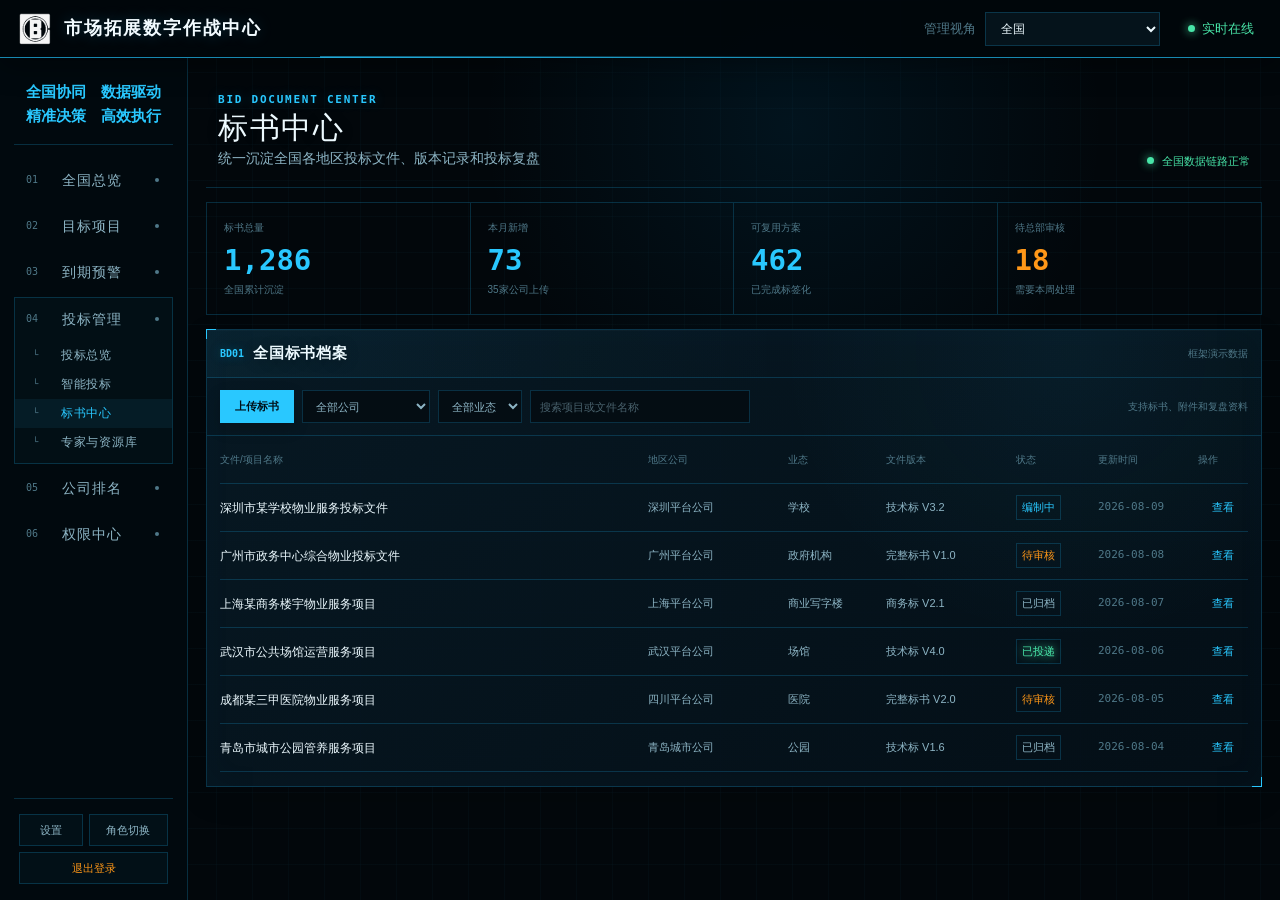
<file: bids/documents/index.html>
<!DOCTYPE html><html lang="zh-CN"><head><meta charSet="utf-8"/><meta name="viewport" content="width=device-width, initial-scale=1"/><link rel="stylesheet" href="/_next/static/chunks/0wp1~jip33fz7.css" data-precedence="next"/><link rel="preload" as="script" fetchPriority="low" href="/_next/static/chunks/15xrurgzs99gv.js"/><script src="/_next/static/chunks/0dgq26a5_oy.a.js" async=""></script><script src="/_next/static/chunks/07lhk_q6pmm3r.js" async=""></script><script src="/_next/static/chunks/0au83~zq0~0pf.js" async=""></script><script src="/_next/static/chunks/turbopack-07ur8f85nectq.js" async=""></script><script src="/_next/static/chunks/01xlw8hd842-c.js" async=""></script><script src="/_next/static/chunks/0d3shmwh5_nmn.js" async=""></script><script src="/_next/static/chunks/09hor9iwcr4tc.js" async=""></script><title>市场拓展数字作战中心</title><meta name="description" content="以全国公司地图统筹目标项目、合同到期、投标执行与智能标书生成的数字化作战平台。"/><meta property="og:title" content="市场拓展数字作战中心"/><meta property="og:description" content="全国公司地图、目标项目、到期预警、智能投标与公司效能一屏统筹。"/><meta property="og:image" content="https://market.haiyne.cn/og.png"/><meta property="og:image:width" content="1731"/><meta property="og:image:height" content="909"/><meta property="og:image:alt" content="市场拓展数字作战中心"/><meta property="og:type" content="website"/><meta name="twitter:card" content="summary_large_image"/><meta name="twitter:title" content="市场拓展数字作战中心"/><meta name="twitter:description" content="全国公司地图、目标项目、到期预警、智能投标与公司效能一屏统筹。"/><meta name="twitter:image" content="https://market.haiyne.cn/og.png"/><script src="/_next/static/chunks/03~yq9q893hmn.js" noModule=""></script></head><body><div hidden=""><!--$--><!--/$--></div><main class="command-shell"><header class="global-topbar"><a class="compact-brand" href="/"><span class="brand-logo" role="img" aria-label="中国海外集团"></span><strong>市场拓展数字作战中心</strong></a><div class="topbar-controls"><label>管理视角<select><option selected="">全国</option><option>辽宁平台公司</option><option>大连城市公司</option><option>长哈平台公司</option><option>吉林城市公司</option><option>哈尔滨城市公司</option><option>北京平台公司</option><option>蒙宁平台公司</option><option>银川城市公司</option><option>天津平台公司</option><option>山东平台公司</option><option>青岛城市公司</option><option>江苏平台公司</option><option>南京城市公司</option><option>安徽平台公司</option><option>上海平台公司</option><option>浙江平台公司</option><option>西北平台公司</option><option>兰州城市公司</option><option>乌鲁木齐城市公司</option><option>重庆平台公司</option><option>昆明城市公司</option><option>四川平台公司</option><option>佛山平台公司</option><option>广州平台公司</option><option>南宁城市公司</option><option>深圳平台公司</option><option>东莞城市公司</option><option>惠州城市公司</option><option>海南平台公司</option><option>闽汕平台公司</option><option>福州城市公司</option><option>武汉平台公司</option><option>郑州城市公司</option><option>湘赣平台公司</option><option>赣州城市公司</option></select></label><b><i></i>实时在线</b></div></header><aside class="command-nav"><div class="nav-brand"><strong class="nav-motto">全国协同　数据驱动<br/>精准决策　高效执行</strong></div><nav><a href="/" class=""><span>01</span><strong>全国总览</strong><i></i></a><a href="/projects" class=""><span>02</span><strong>目标项目</strong><i></i></a><a href="/expiry" class=""><span>03</span><strong>到期预警</strong><i></i></a><div class="nav-group active"><a href="/bids" class="nav-parent "><span>04</span><strong>投标管理</strong><i></i></a><div class="bid-subnav"><a href="/bids" class=""><span>└</span><strong>投标总览</strong></a><a href="/bids/ai" class=""><span>└</span><strong>智能投标</strong></a><a href="/bids/documents" class="active" aria-current="page"><span>└</span><strong>标书中心</strong></a><a href="/bids/library" class=""><span>└</span><strong>专家与资源库</strong></a></div></div><a href="/ranking" class=""><span>05</span><strong>公司排名</strong><i></i></a><a href="/permissions" class=""><span>06</span><strong>权限中心</strong><i></i></a></nav><footer><div class="nav-actions"><button type="button">设置</button><button type="button">角色切换</button><button type="button" class="logout">退出登录</button></div></footer></aside><section class="command-workspace"><div class="page-header"><div><span>BID DOCUMENT CENTER</span><h1>标书中心</h1><p>统一沉淀全国各地区投标文件、版本记录和投标复盘</p></div><div><i></i>全国数据链路正常</div></div><div class="document-stats"><article><span>标书总量</span><strong>1,286</strong><small>全国累计沉淀</small></article><article><span>本月新增</span><strong>73</strong><small>35家公司上传</small></article><article><span>可复用方案</span><strong>462</strong><small>已完成标签化</small></article><article><span>待总部审核</span><strong class="amber">18</strong><small>需要本周处理</small></article></div><section class="hud-panel document-center"><div class="panel-title"><div><span>BD01</span><h3>全国标书档案</h3></div><small>框架演示数据</small></div><div class="document-toolbar"><label class="upload-button"><input type="file" accept=".pdf,.doc,.docx,.zip"/>上传标书</label><select><option>全部公司</option><option>辽宁平台公司</option><option>大连城市公司</option><option>长哈平台公司</option><option>吉林城市公司</option><option>哈尔滨城市公司</option><option>北京平台公司</option><option>蒙宁平台公司</option><option>银川城市公司</option><option>天津平台公司</option><option>山东平台公司</option><option>青岛城市公司</option><option>江苏平台公司</option><option>南京城市公司</option><option>安徽平台公司</option><option>上海平台公司</option><option>浙江平台公司</option><option>西北平台公司</option><option>兰州城市公司</option><option>乌鲁木齐城市公司</option><option>重庆平台公司</option><option>昆明城市公司</option><option>四川平台公司</option><option>佛山平台公司</option><option>广州平台公司</option><option>南宁城市公司</option><option>深圳平台公司</option><option>东莞城市公司</option><option>惠州城市公司</option><option>海南平台公司</option><option>闽汕平台公司</option><option>福州城市公司</option><option>武汉平台公司</option><option>郑州城市公司</option><option>湘赣平台公司</option><option>赣州城市公司</option></select><select><option>全部业态</option><option>学校</option><option>医院</option><option>公园</option><option>场馆</option><option>政府机构</option></select><input placeholder="搜索项目或文件名称"/><span>支持标书、附件和复盘资料</span></div><div class="document-table"><div class="document-head"><span>文件/项目名称</span><span>地区公司</span><span>业态</span><span>文件版本</span><span>状态</span><span>更新时间</span><span>操作</span></div><div class="document-row"><strong>深圳市某学校物业服务投标文件</strong><span>深圳平台公司</span><span>学校</span><span>技术标 V3.2</span><b class="doc-编制中">编制中</b><time>2026-08-09</time><button>查看</button></div><div class="document-row"><strong>广州市政务中心综合物业投标文件</strong><span>广州平台公司</span><span>政府机构</span><span>完整标书 V1.0</span><b class="doc-待审核">待审核</b><time>2026-08-08</time><button>查看</button></div><div class="document-row"><strong>上海某商务楼宇物业服务项目</strong><span>上海平台公司</span><span>商业写字楼</span><span>商务标 V2.1</span><b class="doc-已归档">已归档</b><time>2026-08-07</time><button>查看</button></div><div class="document-row"><strong>武汉市公共场馆运营服务项目</strong><span>武汉平台公司</span><span>场馆</span><span>技术标 V4.0</span><b class="doc-已投递">已投递</b><time>2026-08-06</time><button>查看</button></div><div class="document-row"><strong>成都某三甲医院物业服务项目</strong><span>四川平台公司</span><span>医院</span><span>完整标书 V2.0</span><b class="doc-待审核">待审核</b><time>2026-08-05</time><button>查看</button></div><div class="document-row"><strong>青岛市城市公园管养服务项目</strong><span>青岛城市公司</span><span>公园</span><span>技术标 V1.6</span><b class="doc-已归档">已归档</b><time>2026-08-04</time><button>查看</button></div></div></section></section></main><!--$--><!--/$--><script src="/_next/static/chunks/15xrurgzs99gv.js" id="_R_" async=""></script><script>(self.__next_f=self.__next_f||[]).push([0])</script><script>self.__next_f.push([1,"1:\"$Sreact.fragment\"\n2:I[39756,[\"/_next/static/chunks/01xlw8hd842-c.js\",\"/_next/static/chunks/0d3shmwh5_nmn.js\"],\"default\"]\n3:I[37457,[\"/_next/static/chunks/01xlw8hd842-c.js\",\"/_next/static/chunks/0d3shmwh5_nmn.js\"],\"default\"]\n4:I[40380,[\"/_next/static/chunks/01xlw8hd842-c.js\",\"/_next/static/chunks/0d3shmwh5_nmn.js\",\"/_next/static/chunks/09hor9iwcr4tc.js\"],\"default\"]\n5:I[97367,[\"/_next/static/chunks/01xlw8hd842-c.js\",\"/_next/static/chunks/0d3shmwh5_nmn.js\"],\"OutletBoundary\"]\n6:\"$Sreact.suspense\"\n9:I[97367,[\"/_next/static/chunks/01xlw8hd842-c.js\",\"/_next/static/chunks/0d3shmwh5_nmn.js\"],\"ViewportBoundary\"]\nb:I[97367,[\"/_next/static/chunks/01xlw8hd842-c.js\",\"/_next/static/chunks/0d3shmwh5_nmn.js\"],\"MetadataBoundary\"]\nd:I[68027,[\"/_next/static/chunks/01xlw8hd842-c.js\",\"/_next/static/chunks/0d3shmwh5_nmn.js\"],\"default\",1]\n:HL[\"/_next/static/chunks/0wp1~jip33fz7.css\",\"style\"]\n"])</script><script>self.__next_f.push([1,"0:{\"P\":null,\"c\":[\"\",\"bids\",\"documents\",\"\"],\"q\":\"\",\"i\":false,\"f\":[[[\"\",{\"children\":[\"bids\",{\"children\":[\"documents\",{\"children\":[\"__PAGE__\",{}]}]}]},\"$undefined\",\"$undefined\",16],[[\"$\",\"$1\",\"c\",{\"children\":[[[\"$\",\"link\",\"0\",{\"rel\":\"stylesheet\",\"href\":\"/_next/static/chunks/0wp1~jip33fz7.css\",\"precedence\":\"next\",\"crossOrigin\":\"$undefined\",\"nonce\":\"$undefined\"}],[\"$\",\"script\",\"script-0\",{\"src\":\"/_next/static/chunks/01xlw8hd842-c.js\",\"async\":true,\"nonce\":\"$undefined\"}],[\"$\",\"script\",\"script-1\",{\"src\":\"/_next/static/chunks/0d3shmwh5_nmn.js\",\"async\":true,\"nonce\":\"$undefined\"}]],[\"$\",\"html\",null,{\"lang\":\"zh-CN\",\"children\":[\"$\",\"body\",null,{\"children\":[\"$\",\"$L2\",null,{\"parallelRouterKey\":\"children\",\"error\":\"$undefined\",\"errorStyles\":\"$undefined\",\"errorScripts\":\"$undefined\",\"template\":[\"$\",\"$L3\",null,{}],\"templateStyles\":\"$undefined\",\"templateScripts\":\"$undefined\",\"notFound\":[[[\"$\",\"title\",null,{\"children\":\"404: This page could not be found.\"}],[\"$\",\"div\",null,{\"style\":{\"fontFamily\":\"system-ui,\\\"Segoe UI\\\",Roboto,Helvetica,Arial,sans-serif,\\\"Apple Color Emoji\\\",\\\"Segoe UI Emoji\\\"\",\"height\":\"100vh\",\"textAlign\":\"center\",\"display\":\"flex\",\"flexDirection\":\"column\",\"alignItems\":\"center\",\"justifyContent\":\"center\"},\"children\":[\"$\",\"div\",null,{\"children\":[[\"$\",\"style\",null,{\"dangerouslySetInnerHTML\":{\"__html\":\"body{color:#000;background:#fff;margin:0}.next-error-h1{border-right:1px solid rgba(0,0,0,.3)}@media (prefers-color-scheme:dark){body{color:#fff;background:#000}.next-error-h1{border-right:1px solid rgba(255,255,255,.3)}}\"}}],[\"$\",\"h1\",null,{\"className\":\"next-error-h1\",\"style\":{\"display\":\"inline-block\",\"margin\":\"0 20px 0 0\",\"padding\":\"0 23px 0 0\",\"fontSize\":24,\"fontWeight\":500,\"verticalAlign\":\"top\",\"lineHeight\":\"49px\"},\"children\":404}],[\"$\",\"div\",null,{\"style\":{\"display\":\"inline-block\"},\"children\":[\"$\",\"h2\",null,{\"style\":{\"fontSize\":14,\"fontWeight\":400,\"lineHeight\":\"49px\",\"margin\":0},\"children\":\"This page could not be found.\"}]}]]}]}]],[]],\"forbidden\":\"$undefined\",\"unauthorized\":\"$undefined\"}]}]}]]}],{\"children\":[[\"$\",\"$1\",\"c\",{\"children\":[null,[\"$\",\"$L2\",null,{\"parallelRouterKey\":\"children\",\"error\":\"$undefined\",\"errorStyles\":\"$undefined\",\"errorScripts\":\"$undefined\",\"template\":[\"$\",\"$L3\",null,{}],\"templateStyles\":\"$undefined\",\"templateScripts\":\"$undefined\",\"notFound\":\"$undefined\",\"forbidden\":\"$undefined\",\"unauthorized\":\"$undefined\"}]]}],{\"children\":[[\"$\",\"$1\",\"c\",{\"children\":[null,[\"$\",\"$L2\",null,{\"parallelRouterKey\":\"children\",\"error\":\"$undefined\",\"errorStyles\":\"$undefined\",\"errorScripts\":\"$undefined\",\"template\":[\"$\",\"$L3\",null,{}],\"templateStyles\":\"$undefined\",\"templateScripts\":\"$undefined\",\"notFound\":\"$undefined\",\"forbidden\":\"$undefined\",\"unauthorized\":\"$undefined\"}]]}],{\"children\":[[\"$\",\"$1\",\"c\",{\"children\":[[\"$\",\"$L4\",null,{\"view\":\"bid-documents\"}],[[\"$\",\"script\",\"script-0\",{\"src\":\"/_next/static/chunks/09hor9iwcr4tc.js\",\"async\":true,\"nonce\":\"$undefined\"}]],[\"$\",\"$L5\",null,{\"children\":[\"$\",\"$6\",null,{\"name\":\"Next.MetadataOutlet\",\"children\":\"$@7\"}]}]]}],{},null,false,null]},null,false,\"$@8\"]},null,false,\"$@8\"]},null,false,null],[\"$\",\"$1\",\"h\",{\"children\":[null,[\"$\",\"$L9\",null,{\"children\":\"$La\"}],[\"$\",\"div\",null,{\"hidden\":true,\"children\":[\"$\",\"$Lb\",null,{\"children\":[\"$\",\"$6\",null,{\"name\":\"Next.Metadata\",\"children\":\"$Lc\"}]}]}],null]}],false]],\"m\":\"$undefined\",\"G\":[\"$d\",[[\"$\",\"link\",\"0\",{\"rel\":\"stylesheet\",\"href\":\"/_next/static/chunks/0wp1~jip33fz7.css\",\"precedence\":\"next\",\"crossOrigin\":\"$undefined\",\"nonce\":\"$undefined\"}]]],\"S\":true,\"h\":null,\"s\":\"$undefined\",\"l\":\"$undefined\",\"p\":\"$undefined\",\"d\":\"$undefined\",\"b\":\"S9fuOka2JLKeBxzFCbMnO\"}\n"])</script><script>self.__next_f.push([1,"e:[]\n8:\"$We\"\n"])</script><script>self.__next_f.push([1,"a:[[\"$\",\"meta\",\"0\",{\"charSet\":\"utf-8\"}],[\"$\",\"meta\",\"1\",{\"name\":\"viewport\",\"content\":\"width=device-width, initial-scale=1\"}]]\n"])</script><script>self.__next_f.push([1,"7:null\nc:[[\"$\",\"title\",\"0\",{\"children\":\"市场拓展数字作战中心\"}],[\"$\",\"meta\",\"1\",{\"name\":\"description\",\"content\":\"以全国公司地图统筹目标项目、合同到期、投标执行与智能标书生成的数字化作战平台。\"}],[\"$\",\"meta\",\"2\",{\"property\":\"og:title\",\"content\":\"市场拓展数字作战中心\"}],[\"$\",\"meta\",\"3\",{\"property\":\"og:description\",\"content\":\"全国公司地图、目标项目、到期预警、智能投标与公司效能一屏统筹。\"}],[\"$\",\"meta\",\"4\",{\"property\":\"og:image\",\"content\":\"https://market.haiyne.cn/og.png\"}],[\"$\",\"meta\",\"5\",{\"property\":\"og:image:width\",\"content\":\"1731\"}],[\"$\",\"meta\",\"6\",{\"property\":\"og:image:height\",\"content\":\"909\"}],[\"$\",\"meta\",\"7\",{\"property\":\"og:image:alt\",\"content\":\"市场拓展数字作战中心\"}],[\"$\",\"meta\",\"8\",{\"property\":\"og:type\",\"content\":\"website\"}],[\"$\",\"meta\",\"9\",{\"name\":\"twitter:card\",\"content\":\"summary_large_image\"}],[\"$\",\"meta\",\"10\",{\"name\":\"twitter:title\",\"content\":\"市场拓展数字作战中心\"}],[\"$\",\"meta\",\"11\",{\"name\":\"twitter:description\",\"content\":\"全国公司地图、目标项目、到期预警、智能投标与公司效能一屏统筹。\"}],[\"$\",\"meta\",\"12\",{\"name\":\"twitter:image\",\"content\":\"https://market.haiyne.cn/og.png\"}]]\n"])</script></body></html>
</file>
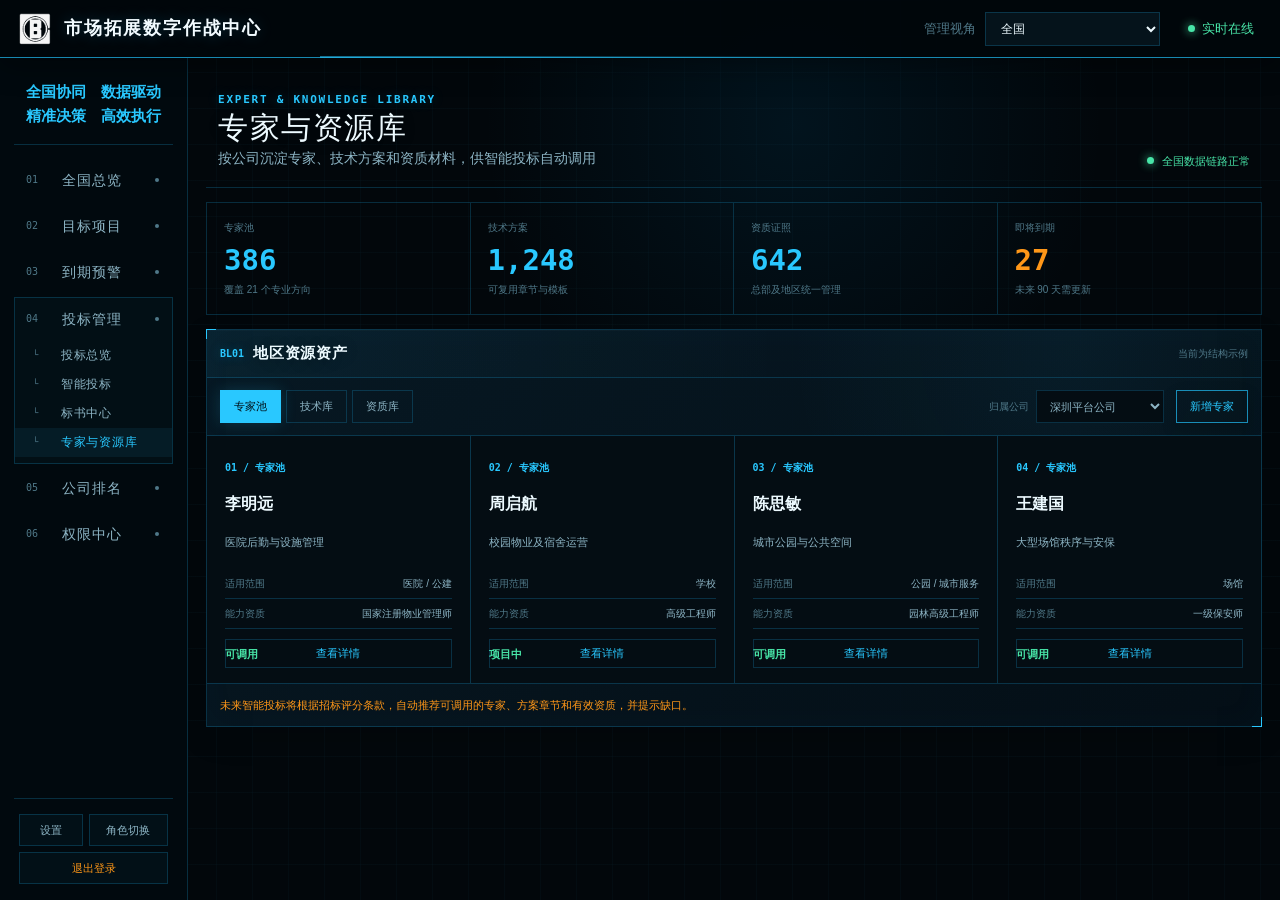
<file: bids/library/index.html>
<!DOCTYPE html><html lang="zh-CN"><head><meta charSet="utf-8"/><meta name="viewport" content="width=device-width, initial-scale=1"/><link rel="stylesheet" href="/_next/static/chunks/0wp1~jip33fz7.css" data-precedence="next"/><link rel="preload" as="script" fetchPriority="low" href="/_next/static/chunks/15xrurgzs99gv.js"/><script src="/_next/static/chunks/0dgq26a5_oy.a.js" async=""></script><script src="/_next/static/chunks/07lhk_q6pmm3r.js" async=""></script><script src="/_next/static/chunks/0au83~zq0~0pf.js" async=""></script><script src="/_next/static/chunks/turbopack-07ur8f85nectq.js" async=""></script><script src="/_next/static/chunks/01xlw8hd842-c.js" async=""></script><script src="/_next/static/chunks/0d3shmwh5_nmn.js" async=""></script><script src="/_next/static/chunks/09hor9iwcr4tc.js" async=""></script><title>市场拓展数字作战中心</title><meta name="description" content="以全国公司地图统筹目标项目、合同到期、投标执行与智能标书生成的数字化作战平台。"/><meta property="og:title" content="市场拓展数字作战中心"/><meta property="og:description" content="全国公司地图、目标项目、到期预警、智能投标与公司效能一屏统筹。"/><meta property="og:image" content="https://market.haiyne.cn/og.png"/><meta property="og:image:width" content="1731"/><meta property="og:image:height" content="909"/><meta property="og:image:alt" content="市场拓展数字作战中心"/><meta property="og:type" content="website"/><meta name="twitter:card" content="summary_large_image"/><meta name="twitter:title" content="市场拓展数字作战中心"/><meta name="twitter:description" content="全国公司地图、目标项目、到期预警、智能投标与公司效能一屏统筹。"/><meta name="twitter:image" content="https://market.haiyne.cn/og.png"/><script src="/_next/static/chunks/03~yq9q893hmn.js" noModule=""></script></head><body><div hidden=""><!--$--><!--/$--></div><main class="command-shell"><header class="global-topbar"><a class="compact-brand" href="/"><span class="brand-logo" role="img" aria-label="中国海外集团"></span><strong>市场拓展数字作战中心</strong></a><div class="topbar-controls"><label>管理视角<select><option selected="">全国</option><option>辽宁平台公司</option><option>大连城市公司</option><option>长哈平台公司</option><option>吉林城市公司</option><option>哈尔滨城市公司</option><option>北京平台公司</option><option>蒙宁平台公司</option><option>银川城市公司</option><option>天津平台公司</option><option>山东平台公司</option><option>青岛城市公司</option><option>江苏平台公司</option><option>南京城市公司</option><option>安徽平台公司</option><option>上海平台公司</option><option>浙江平台公司</option><option>西北平台公司</option><option>兰州城市公司</option><option>乌鲁木齐城市公司</option><option>重庆平台公司</option><option>昆明城市公司</option><option>四川平台公司</option><option>佛山平台公司</option><option>广州平台公司</option><option>南宁城市公司</option><option>深圳平台公司</option><option>东莞城市公司</option><option>惠州城市公司</option><option>海南平台公司</option><option>闽汕平台公司</option><option>福州城市公司</option><option>武汉平台公司</option><option>郑州城市公司</option><option>湘赣平台公司</option><option>赣州城市公司</option></select></label><b><i></i>实时在线</b></div></header><aside class="command-nav"><div class="nav-brand"><strong class="nav-motto">全国协同　数据驱动<br/>精准决策　高效执行</strong></div><nav><a href="/" class=""><span>01</span><strong>全国总览</strong><i></i></a><a href="/projects" class=""><span>02</span><strong>目标项目</strong><i></i></a><a href="/expiry" class=""><span>03</span><strong>到期预警</strong><i></i></a><div class="nav-group active"><a href="/bids" class="nav-parent "><span>04</span><strong>投标管理</strong><i></i></a><div class="bid-subnav"><a href="/bids" class=""><span>└</span><strong>投标总览</strong></a><a href="/bids/ai" class=""><span>└</span><strong>智能投标</strong></a><a href="/bids/documents" class=""><span>└</span><strong>标书中心</strong></a><a href="/bids/library" class="active" aria-current="page"><span>└</span><strong>专家与资源库</strong></a></div></div><a href="/ranking" class=""><span>05</span><strong>公司排名</strong><i></i></a><a href="/permissions" class=""><span>06</span><strong>权限中心</strong><i></i></a></nav><footer><div class="nav-actions"><button type="button">设置</button><button type="button">角色切换</button><button type="button" class="logout">退出登录</button></div></footer></aside><section class="command-workspace"><div class="page-header"><div><span>EXPERT &amp; KNOWLEDGE LIBRARY</span><h1>专家与资源库</h1><p>按公司沉淀专家、技术方案和资质材料，供智能投标自动调用</p></div><div><i></i>全国数据链路正常</div></div><div class="library-overview"><article><span>专家池</span><strong>386</strong><small>覆盖 21 个专业方向</small></article><article><span>技术方案</span><strong>1,248</strong><small>可复用章节与模板</small></article><article><span>资质证照</span><strong>642</strong><small>总部及地区统一管理</small></article><article><span>即将到期</span><strong class="amber">27</strong><small>未来 90 天需更新</small></article></div><section class="hud-panel library-center"><div class="panel-title"><div><span>BL01</span><h3>地区资源资产</h3></div><small>当前为结构示例</small></div><div class="library-toolbar"><div><button class="active">专家池</button><button class="">技术库</button><button class="">资质库</button></div><label>归属公司<select><option>辽宁平台公司</option><option>大连城市公司</option><option>长哈平台公司</option><option>吉林城市公司</option><option>哈尔滨城市公司</option><option>北京平台公司</option><option>蒙宁平台公司</option><option>银川城市公司</option><option>天津平台公司</option><option>山东平台公司</option><option>青岛城市公司</option><option>江苏平台公司</option><option>南京城市公司</option><option>安徽平台公司</option><option>上海平台公司</option><option>浙江平台公司</option><option>西北平台公司</option><option>兰州城市公司</option><option>乌鲁木齐城市公司</option><option>重庆平台公司</option><option>昆明城市公司</option><option>四川平台公司</option><option>佛山平台公司</option><option>广州平台公司</option><option>南宁城市公司</option><option selected="">深圳平台公司</option><option>东莞城市公司</option><option>惠州城市公司</option><option>海南平台公司</option><option>闽汕平台公司</option><option>福州城市公司</option><option>武汉平台公司</option><option>郑州城市公司</option><option>湘赣平台公司</option><option>赣州城市公司</option></select></label><button class="outline-operation">新增<!-- -->专家</button></div><div class="library-cards"><article><span>01<!-- --> / <!-- -->专家池</span><strong>李明远</strong><p>医院后勤与设施管理</p><dl><div><dt>适用范围</dt><dd>医院 / 公建</dd></div><div><dt>能力资质</dt><dd>国家注册物业管理师</dd></div></dl><b>可调用</b><button>查看详情</button></article><article><span>02<!-- --> / <!-- -->专家池</span><strong>周启航</strong><p>校园物业及宿舍运营</p><dl><div><dt>适用范围</dt><dd>学校</dd></div><div><dt>能力资质</dt><dd>高级工程师</dd></div></dl><b>项目中</b><button>查看详情</button></article><article><span>03<!-- --> / <!-- -->专家池</span><strong>陈思敏</strong><p>城市公园与公共空间</p><dl><div><dt>适用范围</dt><dd>公园 / 城市服务</dd></div><div><dt>能力资质</dt><dd>园林高级工程师</dd></div></dl><b>可调用</b><button>查看详情</button></article><article><span>04<!-- --> / <!-- -->专家池</span><strong>王建国</strong><p>大型场馆秩序与安保</p><dl><div><dt>适用范围</dt><dd>场馆</dd></div><div><dt>能力资质</dt><dd>一级保安师</dd></div></dl><b>可调用</b><button>查看详情</button></article></div><footer>未来智能投标将根据招标评分条款，自动推荐可调用的专家、方案章节和有效资质，并提示缺口。</footer></section></section></main><!--$--><!--/$--><script src="/_next/static/chunks/15xrurgzs99gv.js" id="_R_" async=""></script><script>(self.__next_f=self.__next_f||[]).push([0])</script><script>self.__next_f.push([1,"1:\"$Sreact.fragment\"\n2:I[39756,[\"/_next/static/chunks/01xlw8hd842-c.js\",\"/_next/static/chunks/0d3shmwh5_nmn.js\"],\"default\"]\n3:I[37457,[\"/_next/static/chunks/01xlw8hd842-c.js\",\"/_next/static/chunks/0d3shmwh5_nmn.js\"],\"default\"]\n4:I[40380,[\"/_next/static/chunks/01xlw8hd842-c.js\",\"/_next/static/chunks/0d3shmwh5_nmn.js\",\"/_next/static/chunks/09hor9iwcr4tc.js\"],\"default\"]\n5:I[97367,[\"/_next/static/chunks/01xlw8hd842-c.js\",\"/_next/static/chunks/0d3shmwh5_nmn.js\"],\"OutletBoundary\"]\n6:\"$Sreact.suspense\"\n9:I[97367,[\"/_next/static/chunks/01xlw8hd842-c.js\",\"/_next/static/chunks/0d3shmwh5_nmn.js\"],\"ViewportBoundary\"]\nb:I[97367,[\"/_next/static/chunks/01xlw8hd842-c.js\",\"/_next/static/chunks/0d3shmwh5_nmn.js\"],\"MetadataBoundary\"]\nd:I[68027,[\"/_next/static/chunks/01xlw8hd842-c.js\",\"/_next/static/chunks/0d3shmwh5_nmn.js\"],\"default\",1]\n:HL[\"/_next/static/chunks/0wp1~jip33fz7.css\",\"style\"]\n"])</script><script>self.__next_f.push([1,"0:{\"P\":null,\"c\":[\"\",\"bids\",\"library\",\"\"],\"q\":\"\",\"i\":false,\"f\":[[[\"\",{\"children\":[\"bids\",{\"children\":[\"library\",{\"children\":[\"__PAGE__\",{}]}]}]},\"$undefined\",\"$undefined\",16],[[\"$\",\"$1\",\"c\",{\"children\":[[[\"$\",\"link\",\"0\",{\"rel\":\"stylesheet\",\"href\":\"/_next/static/chunks/0wp1~jip33fz7.css\",\"precedence\":\"next\",\"crossOrigin\":\"$undefined\",\"nonce\":\"$undefined\"}],[\"$\",\"script\",\"script-0\",{\"src\":\"/_next/static/chunks/01xlw8hd842-c.js\",\"async\":true,\"nonce\":\"$undefined\"}],[\"$\",\"script\",\"script-1\",{\"src\":\"/_next/static/chunks/0d3shmwh5_nmn.js\",\"async\":true,\"nonce\":\"$undefined\"}]],[\"$\",\"html\",null,{\"lang\":\"zh-CN\",\"children\":[\"$\",\"body\",null,{\"children\":[\"$\",\"$L2\",null,{\"parallelRouterKey\":\"children\",\"error\":\"$undefined\",\"errorStyles\":\"$undefined\",\"errorScripts\":\"$undefined\",\"template\":[\"$\",\"$L3\",null,{}],\"templateStyles\":\"$undefined\",\"templateScripts\":\"$undefined\",\"notFound\":[[[\"$\",\"title\",null,{\"children\":\"404: This page could not be found.\"}],[\"$\",\"div\",null,{\"style\":{\"fontFamily\":\"system-ui,\\\"Segoe UI\\\",Roboto,Helvetica,Arial,sans-serif,\\\"Apple Color Emoji\\\",\\\"Segoe UI Emoji\\\"\",\"height\":\"100vh\",\"textAlign\":\"center\",\"display\":\"flex\",\"flexDirection\":\"column\",\"alignItems\":\"center\",\"justifyContent\":\"center\"},\"children\":[\"$\",\"div\",null,{\"children\":[[\"$\",\"style\",null,{\"dangerouslySetInnerHTML\":{\"__html\":\"body{color:#000;background:#fff;margin:0}.next-error-h1{border-right:1px solid rgba(0,0,0,.3)}@media (prefers-color-scheme:dark){body{color:#fff;background:#000}.next-error-h1{border-right:1px solid rgba(255,255,255,.3)}}\"}}],[\"$\",\"h1\",null,{\"className\":\"next-error-h1\",\"style\":{\"display\":\"inline-block\",\"margin\":\"0 20px 0 0\",\"padding\":\"0 23px 0 0\",\"fontSize\":24,\"fontWeight\":500,\"verticalAlign\":\"top\",\"lineHeight\":\"49px\"},\"children\":404}],[\"$\",\"div\",null,{\"style\":{\"display\":\"inline-block\"},\"children\":[\"$\",\"h2\",null,{\"style\":{\"fontSize\":14,\"fontWeight\":400,\"lineHeight\":\"49px\",\"margin\":0},\"children\":\"This page could not be found.\"}]}]]}]}]],[]],\"forbidden\":\"$undefined\",\"unauthorized\":\"$undefined\"}]}]}]]}],{\"children\":[[\"$\",\"$1\",\"c\",{\"children\":[null,[\"$\",\"$L2\",null,{\"parallelRouterKey\":\"children\",\"error\":\"$undefined\",\"errorStyles\":\"$undefined\",\"errorScripts\":\"$undefined\",\"template\":[\"$\",\"$L3\",null,{}],\"templateStyles\":\"$undefined\",\"templateScripts\":\"$undefined\",\"notFound\":\"$undefined\",\"forbidden\":\"$undefined\",\"unauthorized\":\"$undefined\"}]]}],{\"children\":[[\"$\",\"$1\",\"c\",{\"children\":[null,[\"$\",\"$L2\",null,{\"parallelRouterKey\":\"children\",\"error\":\"$undefined\",\"errorStyles\":\"$undefined\",\"errorScripts\":\"$undefined\",\"template\":[\"$\",\"$L3\",null,{}],\"templateStyles\":\"$undefined\",\"templateScripts\":\"$undefined\",\"notFound\":\"$undefined\",\"forbidden\":\"$undefined\",\"unauthorized\":\"$undefined\"}]]}],{\"children\":[[\"$\",\"$1\",\"c\",{\"children\":[[\"$\",\"$L4\",null,{\"view\":\"bid-library\"}],[[\"$\",\"script\",\"script-0\",{\"src\":\"/_next/static/chunks/09hor9iwcr4tc.js\",\"async\":true,\"nonce\":\"$undefined\"}]],[\"$\",\"$L5\",null,{\"children\":[\"$\",\"$6\",null,{\"name\":\"Next.MetadataOutlet\",\"children\":\"$@7\"}]}]]}],{},null,false,null]},null,false,\"$@8\"]},null,false,\"$@8\"]},null,false,null],[\"$\",\"$1\",\"h\",{\"children\":[null,[\"$\",\"$L9\",null,{\"children\":\"$La\"}],[\"$\",\"div\",null,{\"hidden\":true,\"children\":[\"$\",\"$Lb\",null,{\"children\":[\"$\",\"$6\",null,{\"name\":\"Next.Metadata\",\"children\":\"$Lc\"}]}]}],null]}],false]],\"m\":\"$undefined\",\"G\":[\"$d\",[[\"$\",\"link\",\"0\",{\"rel\":\"stylesheet\",\"href\":\"/_next/static/chunks/0wp1~jip33fz7.css\",\"precedence\":\"next\",\"crossOrigin\":\"$undefined\",\"nonce\":\"$undefined\"}]]],\"S\":true,\"h\":null,\"s\":\"$undefined\",\"l\":\"$undefined\",\"p\":\"$undefined\",\"d\":\"$undefined\",\"b\":\"S9fuOka2JLKeBxzFCbMnO\"}\n"])</script><script>self.__next_f.push([1,"e:[]\n8:\"$We\"\n"])</script><script>self.__next_f.push([1,"a:[[\"$\",\"meta\",\"0\",{\"charSet\":\"utf-8\"}],[\"$\",\"meta\",\"1\",{\"name\":\"viewport\",\"content\":\"width=device-width, initial-scale=1\"}]]\n"])</script><script>self.__next_f.push([1,"7:null\nc:[[\"$\",\"title\",\"0\",{\"children\":\"市场拓展数字作战中心\"}],[\"$\",\"meta\",\"1\",{\"name\":\"description\",\"content\":\"以全国公司地图统筹目标项目、合同到期、投标执行与智能标书生成的数字化作战平台。\"}],[\"$\",\"meta\",\"2\",{\"property\":\"og:title\",\"content\":\"市场拓展数字作战中心\"}],[\"$\",\"meta\",\"3\",{\"property\":\"og:description\",\"content\":\"全国公司地图、目标项目、到期预警、智能投标与公司效能一屏统筹。\"}],[\"$\",\"meta\",\"4\",{\"property\":\"og:image\",\"content\":\"https://market.haiyne.cn/og.png\"}],[\"$\",\"meta\",\"5\",{\"property\":\"og:image:width\",\"content\":\"1731\"}],[\"$\",\"meta\",\"6\",{\"property\":\"og:image:height\",\"content\":\"909\"}],[\"$\",\"meta\",\"7\",{\"property\":\"og:image:alt\",\"content\":\"市场拓展数字作战中心\"}],[\"$\",\"meta\",\"8\",{\"property\":\"og:type\",\"content\":\"website\"}],[\"$\",\"meta\",\"9\",{\"name\":\"twitter:card\",\"content\":\"summary_large_image\"}],[\"$\",\"meta\",\"10\",{\"name\":\"twitter:title\",\"content\":\"市场拓展数字作战中心\"}],[\"$\",\"meta\",\"11\",{\"name\":\"twitter:description\",\"content\":\"全国公司地图、目标项目、到期预警、智能投标与公司效能一屏统筹。\"}],[\"$\",\"meta\",\"12\",{\"name\":\"twitter:image\",\"content\":\"https://market.haiyne.cn/og.png\"}]]\n"])</script></body></html>
</file>
<file: _next/static/chunks/0wp1~jip33fz7.css>
@layer theme{:root,:host{--font-sans:ui-sans-serif, system-ui, sans-serif, "Apple Color Emoji", "Segoe UI Emoji", "Segoe UI Symbol", "Noto Color Emoji";--font-mono:ui-monospace, SFMono-Regular, Menlo, Monaco, Consolas, "Liberation Mono", "Courier New", monospace;--spacing:.25rem;--default-font-family:var(--font-sans);--default-mono-font-family:var(--font-mono)}}@layer base{*,:after,:before,::backdrop{box-sizing:border-box;border:0 solid;margin:0;padding:0}::file-selector-button{box-sizing:border-box;border:0 solid;margin:0;padding:0}html,:host{-webkit-text-size-adjust:100%;tab-size:4;line-height:1.5;font-family:var(--default-font-family,ui-sans-serif, system-ui, sans-serif, "Apple Color Emoji", "Segoe UI Emoji", "Segoe UI Symbol", "Noto Color Emoji");font-feature-settings:var(--default-font-feature-settings,normal);font-variation-settings:var(--default-font-variation-settings,normal);-webkit-tap-highlight-color:transparent}hr{height:0;color:inherit;border-top-width:1px}abbr:where([title]){-webkit-text-decoration:underline dotted;text-decoration:underline dotted}h1,h2,h3,h4,h5,h6{font-size:inherit;font-weight:inherit}a{color:inherit;-webkit-text-decoration:inherit;-webkit-text-decoration:inherit;-webkit-text-decoration:inherit;-webkit-text-decoration:inherit;text-decoration:inherit}b,strong{font-weight:bolder}code,kbd,samp,pre{font-family:var(--default-mono-font-family,ui-monospace, SFMono-Regular, Menlo, Monaco, Consolas, "Liberation Mono", "Courier New", monospace);font-feature-settings:var(--default-mono-font-feature-settings,normal);font-variation-settings:var(--default-mono-font-variation-settings,normal);font-size:1em}small{font-size:80%}sub,sup{vertical-align:baseline;font-size:75%;line-height:0;position:relative}sub{bottom:-.25em}sup{top:-.5em}table{text-indent:0;border-color:inherit;border-collapse:collapse}:-moz-focusring{outline:auto}progress{vertical-align:baseline}summary{display:list-item}ol,ul,menu{list-style:none}img,svg,video,canvas,audio,iframe,embed,object{vertical-align:middle;display:block}img,video{max-width:100%;height:auto}button,input,select,optgroup,textarea{font:inherit;font-feature-settings:inherit;font-variation-settings:inherit;letter-spacing:inherit;color:inherit;opacity:1;background-color:#0000;border-radius:0}::file-selector-button{font:inherit;font-feature-settings:inherit;font-variation-settings:inherit;letter-spacing:inherit;color:inherit;opacity:1;background-color:#0000;border-radius:0}:where(select:is([multiple],[size])) optgroup{font-weight:bolder}:where(select:is([multiple],[size])) optgroup option{padding-inline-start:20px}::file-selector-button{margin-inline-end:4px}::placeholder{opacity:1}@supports (not ((-webkit-appearance:-apple-pay-button))) or (contain-intrinsic-size:1px){::placeholder{color:currentColor}@supports (color:color-mix(in lab, red, red)){::placeholder{color:color-mix(in oklab, currentcolor 50%, transparent)}}}textarea{resize:vertical}::-webkit-search-decoration{-webkit-appearance:none}::-webkit-date-and-time-value{min-height:1lh;text-align:inherit}::-webkit-datetime-edit{display:inline-flex}::-webkit-datetime-edit-fields-wrapper{padding:0}::-webkit-datetime-edit{padding-block:0}::-webkit-datetime-edit-year-field{padding-block:0}::-webkit-datetime-edit-month-field{padding-block:0}::-webkit-datetime-edit-day-field{padding-block:0}::-webkit-datetime-edit-hour-field{padding-block:0}::-webkit-datetime-edit-minute-field{padding-block:0}::-webkit-datetime-edit-second-field{padding-block:0}::-webkit-datetime-edit-millisecond-field{padding-block:0}::-webkit-datetime-edit-meridiem-field{padding-block:0}::-webkit-calendar-picker-indicator{line-height:1}:-moz-ui-invalid{box-shadow:none}button,input:where([type=button],[type=reset],[type=submit]){appearance:button}::file-selector-button{appearance:button}::-webkit-inner-spin-button{height:auto}::-webkit-outer-spin-button{height:auto}[hidden]:where(:not([hidden=until-found])){display:none!important}}@layer components;@layer utilities{.visible{visibility:visible}.relative{position:relative}.static{position:static}.start{inset-inline-start:var(--spacing)}.table{display:table}}:root{--black:#02070b;--deep:#040d13;--panel:#05121bf0;--panel-2:#071721;--line:#188fc245;--line-hot:#23c6ffad;--cyan:#29c8ff;--cyan-2:#00f0ff;--cyan-soft:#29c8ff24;--amber:#ff9718;--green:#48e5a8;--red:#ff574f;--text:#edfaff;--soft:#8db5c5;--dim:#4f7888}*{box-sizing:border-box}html{background:var(--black)}body{background:var(--black);color:var(--text);margin:0;font-family:DIN Alternate,PingFang SC,Microsoft YaHei,Arial,sans-serif}button,input,select{font:inherit}button,a{-webkit-tap-highlight-color:transparent}.command-shell{background-color:var(--black);background-image:linear-gradient(#1e779c0b 1px,#0000 1px),linear-gradient(90deg,#1e779c0b 1px,#0000 1px),radial-gradient(circle at 62% 14%,#007ab51c,#0000 28%);background-size:36px 36px,36px 36px,auto;min-height:100vh}.global-topbar{z-index:50;border-bottom:1px solid var(--line-hot);background:#01070bf5;justify-content:space-between;align-items:center;height:58px;padding:0 26px 0 18px;display:flex;position:fixed;inset:0 0 auto;box-shadow:0 8px 28px #00000057}.global-topbar:after{content:"";background:linear-gradient(90deg, var(--cyan), transparent);opacity:.55;height:2px;position:absolute;bottom:-1px;left:320px;right:32%}.compact-brand{color:var(--text);align-items:center;gap:13px;text-decoration:none;display:flex}.compact-brand .brand-logo{filter:grayscale()invert()brightness(1.65)contrast(1.18);mix-blend-mode:screen;opacity:.96;background-image:url(/china-overseas-logo.jpg);background-position:-16.5px -75px;background-repeat:no-repeat;background-size:178.5px 178.5px;flex:0 0 33px;width:33px;height:33px;display:block}.compact-brand strong{color:#f2fbff;letter-spacing:.1em;text-shadow:0 0 16px #29c8ff38;white-space:nowrap;font-size:18px}.global-topbar>div{color:var(--soft);align-items:center;gap:28px;font-size:11px;display:flex}.global-topbar>div b{color:var(--green);align-items:center;gap:7px;font-weight:500;display:flex}.topbar-controls label{color:var(--dim);align-items:center;gap:9px;display:flex}.topbar-controls select{min-width:175px;height:34px;color:var(--text);border:1px solid var(--line);cursor:pointer;background:#05131b;outline:none;padding:0 32px 0 11px}.topbar-controls select:hover,.topbar-controls select:focus{border-color:var(--line-hot)}.global-topbar>div b i,.page-header>div:last-child i{background:var(--green);width:7px;height:7px;box-shadow:0 0 10px var(--green);border-radius:50%}.command-nav{z-index:40;border-right:1px solid var(--line);background:#020a0ffa;flex-direction:column;width:188px;padding:22px 14px 16px;display:flex;position:fixed;top:58px;bottom:0;left:0}.nav-brand{border-bottom:1px solid var(--line);text-align:center;padding:0 2px 15px;display:block}.nav-brand strong{color:var(--cyan);letter-spacing:.14em;font:700 10px/1.45 ui-monospace,SFMono-Regular,Menlo,monospace}.nav-brand strong.nav-motto{letter-spacing:0;white-space:nowrap;width:100%;font-family:PingFang SC,Microsoft YaHei,sans-serif;font-size:15px;line-height:1.62;display:block}.command-nav nav{scrollbar-width:thin;scrollbar-color:var(--line-hot) transparent;gap:3px;margin-top:14px;display:grid;overflow-y:auto}.command-nav nav a{min-height:43px;color:var(--soft);border:1px solid #0000;grid-template-columns:28px 1fr 6px;align-items:center;gap:8px;padding:0 11px;text-decoration:none;display:grid;position:relative;overflow:hidden}.command-nav nav a:before{content:"";background:linear-gradient(90deg,#29c8ff1c,#0000);transition:transform .18s;position:absolute;inset:0;transform:translate(-102%)}.command-nav nav a:hover:before,.command-nav nav a.active:before{transform:translate(0)}.command-nav nav a.active{color:var(--text);border-color:var(--line);box-shadow:inset 2px 0 var(--cyan)}.command-nav nav a>span{color:var(--dim);font:500 9px/1 ui-monospace,monospace}.command-nav nav a>strong{z-index:1;letter-spacing:.06em;font-size:12px;font-weight:500}.command-nav nav a>i{background:var(--dim);border-radius:50%;width:4px;height:4px}.command-nav nav a.active>span,.command-nav nav a.active>i{color:var(--cyan);background:var(--cyan);box-shadow:0 0 8px var(--cyan)}.nav-group{border:1px solid #0000}.nav-group.active{border-color:var(--line);background:#156a8f0e;padding-bottom:6px}.command-nav nav .nav-group>.nav-parent{border:0}.bid-subnav{opacity:0;max-height:0;transition:max-height .2s,opacity .2s;display:grid;overflow:hidden}.nav-group:hover .bid-subnav,.nav-group.active .bid-subnav{opacity:1;max-height:150px}.command-nav nav .bid-subnav a{min-height:29px;box-shadow:none;border:0;grid-template-columns:20px 1fr;padding:0 10px 0 18px;font-size:10px}.command-nav nav .bid-subnav a:before{display:none}.command-nav nav .bid-subnav a>span{color:var(--dim);box-shadow:none;background:0 0;font-size:8px}.command-nav nav .bid-subnav a>strong{color:var(--soft);font-size:10px}.command-nav nav .bid-subnav a:hover>strong,.command-nav nav .bid-subnav a.active>strong{color:var(--cyan)}.command-nav nav .bid-subnav a.active{background:#29c8ff12}.command-nav footer{border-top:1px solid var(--line);margin-top:auto;padding:15px 5px 0}.command-nav footer p{color:var(--cyan);letter-spacing:.08em;margin:0 4px 13px;font-size:12px;font-weight:700;line-height:1.7}.nav-actions{grid-template-columns:1fr 1.25fr;gap:6px;display:grid}.nav-actions button{min-height:32px;color:var(--soft);border:1px solid var(--line);cursor:pointer;background:#29c8ff09;padding:0 7px;font-size:10px}.nav-actions button:hover{color:var(--cyan);border-color:var(--line-hot)}.nav-actions .logout{color:var(--amber);grid-column:1/-1}.command-workspace{min-width:0;margin-left:188px;padding:76px 18px 26px}.overview-brief{min-height:42px;color:var(--cyan);border-bottom:1px solid var(--line);letter-spacing:.12em;justify-content:space-between;align-items:center;gap:18px;padding:0 10px 9px;font-size:11px;display:flex}.hero-line{border-bottom:1px solid var(--line);justify-content:space-between;align-items:flex-end;gap:24px;min-height:116px;padding:2px 10px 16px;display:flex}.hero-line>div:first-child>span{color:var(--cyan);letter-spacing:.16em;font-size:12px}.hero-line h1{letter-spacing:.03em;text-shadow:0 0 18px #29c8ff29;margin:10px 0 2px;font-size:clamp(32px,4.1vw,68px);font-weight:900;line-height:.98}.hero-line p{color:var(--cyan);letter-spacing:.14em;margin:7px 0 0;font:800 clamp(12px,1.4vw,20px)/1 ui-monospace,monospace}.hero-status{color:var(--soft);align-self:flex-start;gap:24px;padding-top:8px;font-size:10px;display:flex}.hero-status b{color:var(--green);font-weight:500}.hero-status i{background:var(--green);width:6px;height:6px;box-shadow:0 0 8px var(--green);border-radius:50%;margin-right:7px;display:inline-block}.overview-brief .hero-status{letter-spacing:normal;align-self:auto;padding-top:0}.page-header{border-bottom:1px solid var(--line);justify-content:space-between;align-items:flex-end;gap:20px;min-height:112px;padding:6px 12px 18px;display:flex}.page-header a{color:var(--cyan);margin-bottom:10px;font-size:11px;text-decoration:none;display:inline-block}.page-header span{color:var(--cyan);letter-spacing:.16em;font:600 10px/1 ui-monospace,monospace;display:block}.page-header h1{letter-spacing:.05em;margin:8px 0 5px;font-size:clamp(23px,2.35vw,36px);line-height:1}.page-header p{color:var(--soft);margin:0;font-size:12px}.page-header>div:last-child{color:var(--green);align-items:center;gap:8px;font-size:10px;display:flex}.metric-grid{border:1px solid var(--line);background:#040e14d9;grid-template-columns:repeat(5,minmax(140px,1fr));margin:14px 0;display:grid}.metric-grid article{border-right:1px solid var(--line);min-height:104px;padding:18px 16px;position:relative}.metric-grid article:last-child{border-right:0}.metric-grid article:after{content:"";background:var(--cyan);width:35px;height:2px;position:absolute;top:0;left:0}.metric-grid span,.metric-grid small{color:var(--soft);font-size:10px;display:block}.metric-grid strong{color:var(--cyan);white-space:nowrap;margin:11px 0 8px;font:700 clamp(22px,2vw,32px)/1 ui-monospace,monospace;display:block}.metric-grid small{color:var(--dim)}.metric-grid small.trend-up{color:#ff655e}.metric-grid small.trend-down{color:var(--green)}.overview-grid{grid-template-columns:minmax(220px,.75fr) minmax(530px,1.8fr) minmax(280px,.9fr);align-items:stretch;gap:12px;display:grid}.overview-left{grid-template-rows:auto 1fr;gap:12px;height:575px;min-height:575px;display:grid}.hud-panel{border:1px solid var(--line);background:radial-gradient(circle at 82% 5%,#29c8ff0e,#0000 30%),linear-gradient(145deg,#071924f7,#040f17f5);transition:border-color .18s,box-shadow .18s,background-color .18s;position:relative;box-shadow:inset 0 1px #c9f4ff06,inset 0 0 32px #0072aa09,0 10px 30px #0000001f}.hud-panel:before,.hud-panel:after{content:"";z-index:3;pointer-events:none;width:10px;height:10px;position:absolute}.hud-panel:before{border-top:1px solid var(--cyan);border-left:1px solid var(--cyan);top:-1px;left:-1px}.hud-panel:after{border-right:1px solid var(--cyan);border-bottom:1px solid var(--cyan);bottom:-1px;right:-1px}.panel-title{border-bottom:1px solid var(--line);justify-content:space-between;align-items:center;gap:12px;min-height:48px;padding:11px 13px;display:flex}.panel-title>div{align-items:center;gap:9px;display:flex}.panel-title span{color:var(--cyan);font:600 9px/1 ui-monospace,monospace}.panel-title h3{letter-spacing:.05em;margin:0;font-size:13px;font-weight:600}.panel-title small{color:var(--dim);font-size:9px}.panel-title small a{color:var(--cyan);text-decoration:none}.map-panel{height:575px;min-height:575px;overflow:hidden}.map-panel:after{width:34px;height:34px}.map-stage{place-items:start center;height:525px;min-height:525px;padding-top:10px;display:grid;position:relative;overflow:hidden}.map-stage:before{content:"";background-image:linear-gradient(var(--line) 1px, transparent 1px), linear-gradient(90deg, var(--line) 1px, transparent 1px);background-size:28px 28px;border:1px solid #29c8ff14;position:absolute;inset:6% 7% 10%;transform:perspective(600px)rotateX(63deg)}.map-canvas{aspect-ratio:700/866;isolation:isolate;width:min(94%,560px);position:relative}.china-map-image{z-index:0;object-fit:contain;filter:grayscale()invert()sepia()saturate(7)hue-rotate(147deg)brightness(.77)contrast(1.7);opacity:.29;mix-blend-mode:screen;width:100%;height:100%;position:absolute;inset:0}.map-canvas:before{content:"";z-index:-1;filter:blur(16px);background:radial-gradient(circle at 60% 52%,#00c3ff2b,#0000 46%);position:absolute;inset:8% 5% 11%}.map-grid{z-index:0;opacity:.15;background-image:radial-gradient(circle,#29c8ff3d 1px,#0000 1px);background-size:11px 11px;position:absolute;inset:8% 4% 12%;-webkit-mask-image:radial-gradient(#000,#0000 72%);mask-image:radial-gradient(#000,#0000 72%)}.company-node{z-index:4;border:1px solid var(--cyan);background:#020c12f2;border-radius:50%;width:13px;height:13px;margin:-6px 0 0 -6px;position:absolute;box-shadow:0 0 9px #29c8ffbd}.company-node:before{content:"";border:1px solid #29c8ff47;border-radius:50%;animation:2.6s infinite pulse;position:absolute;inset:-7px}.company-node i{background:var(--cyan-2);box-shadow:0 0 7px var(--cyan-2);border-radius:50%;position:absolute;inset:3px}.company-node b{width:1px;height:1px;position:absolute;top:50%;left:50%;box-shadow:-34px 18px #29c8ff4d,30px -16px #29c8ff40}.company-node:hover,.company-node:focus-visible{z-index:8;outline:0;transform:scale(1.45)}.company-node.node-risk{border-color:var(--amber);box-shadow:0 0 10px #ff9718cc}.company-node.node-risk i{background:var(--amber);box-shadow:0 0 8px var(--amber)}.company-node.node-focus{border-width:2px;width:18px;height:18px;margin:-9px 0 0 -9px}.map-tooltip{z-index:20;border:1px solid var(--line-hot);pointer-events:none;background:#020d14fa;width:205px;padding:12px 13px;position:absolute;box-shadow:0 0 25px #0096dc2e}.map-tooltip:before{content:"";border-left:1px solid var(--line-hot);border-bottom:1px solid var(--line-hot);background:#06141d;width:10px;height:10px;position:absolute;top:16px;left:-6px;transform:rotate(45deg)}.map-tooltip.tooltip-left:before{border:0;border-top:1px solid var(--line-hot);border-right:1px solid var(--line-hot);left:auto;right:-6px}.map-tooltip>strong{color:var(--cyan);border-bottom:1px solid var(--line);padding-bottom:8px;font-size:13px;display:block}.map-tooltip div{color:var(--soft);justify-content:space-between;gap:10px;margin-top:7px;font-size:9px;display:flex}.map-tooltip div b{color:var(--text);font-weight:600}.map-tooltip small{color:var(--cyan);margin-top:9px;font-size:9px;display:block}.map-legend{z-index:5;color:var(--dim);align-items:center;gap:14px;font-size:8px;display:flex;position:absolute;bottom:9px;left:13px;right:13px}.map-legend span{align-items:center;gap:5px;display:flex}.map-legend span:last-child{margin-left:0}.map-legend i{background:var(--cyan);width:6px;height:6px;box-shadow:0 0 7px var(--cyan);border-radius:50%}.map-legend i.risk-dot{background:var(--amber);box-shadow:0 0 7px var(--amber)}@keyframes pulse{50%{opacity:.5}}.alert-panel{flex-direction:column;height:575px;min-height:575px;display:flex}.alert-groups{flex:1;grid-template-rows:repeat(3,1fr);gap:6px;padding:8px;display:grid}.alert-group{border:1px solid var(--line);background:#020a0fbf;grid-template-columns:74px 1fr;min-height:0;display:grid;position:relative}.alert-window{text-align:center;border-right:1px solid var(--line);place-content:center;display:grid}.alert-window b{color:var(--amber);white-space:nowrap;justify-items:center;gap:5px;font:700 17px/1 ui-monospace,monospace;display:grid}.alert-window b em{font-style:normal}.alert-window b small{font:500 9px/1 PingFang SC,Microsoft YaHei,sans-serif}.alert-window span{color:var(--soft);margin-top:8px;font-size:9px}.alert-group>div:nth-child(2){grid-template-rows:repeat(3,1fr) auto;padding:4px 8px 0;display:grid}.alert-group a{min-height:32px;color:var(--soft);border-bottom:1px solid #1c556c45;grid-template-columns:minmax(0,1fr) 36px 42px;align-items:center;gap:6px;font-size:9px;text-decoration:none;display:grid}.alert-group a span{text-overflow:ellipsis;white-space:nowrap;overflow:hidden}.alert-group a>i{background:#8db5c51a;height:3px}.alert-group a>i em{background:var(--tone,var(--cyan));height:100%;box-shadow:0 0 7px var(--tone,var(--cyan));display:block}.alert-group a time{color:var(--amber);white-space:nowrap;flex:none;font:500 9px/1 ui-monospace,monospace}.alert-group a.alert-view-all{min-height:23px;color:var(--cyan);border-bottom:0;justify-content:flex-end;align-items:center;font-size:10px;display:flex}.urgent-edge{background:var(--amber);width:2px;box-shadow:0 0 10px var(--amber);position:absolute;top:-1px;bottom:-1px;left:-1px}.tone-critical{--tone:#ff554d;--tone-soft:#ff554d1f}.tone-warning{--tone:#ff9718;--tone-soft:#ff97181f}.tone-watch{--tone:#24a8ff;--tone-soft:#24a8ff1f}.tone-future{--tone:#38d6c1;--tone-soft:#38d6c11c}.alert-group.tone-critical{border-left-color:#ff554d}.alert-group.tone-warning{border-left-color:#ff9718}.alert-group.tone-watch{border-left-color:#24a8ff}.alert-group .alert-window b,.alert-group a time{color:var(--tone,var(--amber))}.panel-link{color:var(--cyan);border:1px solid var(--line);text-align:center;margin:0 10px 10px;padding:10px;font-size:10px;text-decoration:none;display:block}.funnel-bars{gap:7px;padding:12px;display:grid}.funnel-bars>a{color:var(--soft);grid-template-columns:68px 1fr 48px;align-items:center;gap:6px;font-size:9px;text-decoration:none;display:grid}.funnel-bars>a:hover span,.funnel-bars>a:hover b{color:var(--text)}.funnel-bars i{width:var(--funnel);clip-path:polygon(5% 0,100% 0,92% 100%,0 100%);background:linear-gradient(90deg,#0069a047,#29c8ffcc);justify-self:center;height:21px}.funnel-bars b{color:var(--cyan);text-align:right;font:600 10px/1 ui-monospace,monospace}.quick-rank .panel-title{padding-right:9px}.quick-rank{flex-direction:column;min-height:0;display:flex}.quick-rank .panel-title>div{flex:auto;min-width:0}.quick-rank .panel-title h3{white-space:nowrap}.quick-rank .panel-title small{flex:none}.quick-rank .panel-title small a{border:1px solid var(--line);white-space:nowrap;padding:3px 6px;display:inline-flex}.quick-rank>div:nth-child(2){flex:1;padding:4px 10px 2px}.quick-rank a{min-height:29px;color:var(--soft);border-bottom:1px solid var(--line);grid-template-columns:22px 91px 1fr 26px;align-items:center;gap:6px;font-size:9px;text-decoration:none;display:grid}.quick-rank a>b{color:var(--cyan);font:600 9px/1 ui-monospace,monospace}.quick-rank a>i{background:#29c8ff1a;height:3px}.quick-rank a>i em{background:var(--cyan);height:100%;display:block}.quick-rank a.trailing>b,.quick-rank a.trailing>strong{color:var(--amber)}.quick-rank a.trailing>i em{background:var(--amber);box-shadow:0 0 8px #ff971866}.quick-rank a.split-start{margin-top:7px}.quick-rank a.split-start:before{display:none}.quick-rank a>strong{text-align:right;color:var(--text);font-size:10px}.rank-band-legend{color:var(--dim);justify-content:flex-end;gap:14px;padding:2px 10px 7px;font-size:9px;display:flex}.rank-band-legend span{align-items:center;gap:5px;display:flex}.rank-band-legend i{background:var(--cyan);width:16px;height:3px}.rank-band-legend span:last-child i{background:var(--amber)}.bottom-command-bar{border:1px solid var(--line);background:#040e14e6;grid-template-columns:1.1fr repeat(3,1fr) 1.25fr;margin-top:12px;display:grid}.bottom-command-bar>*{min-height:84px;color:var(--soft);border-right:1px solid var(--line);flex-direction:column;justify-content:center;padding:10px 14px;text-decoration:none;display:flex}.bottom-command-bar>:last-child{border-right:0}.bottom-command-bar span,.bottom-command-bar small{font-size:10px;display:block}.bottom-command-bar span{color:var(--text);white-space:nowrap;font-weight:600}.bottom-command-bar strong{color:var(--amber);margin:6px 0 4px;font:700 26px/1 ui-monospace,monospace;display:block}.bottom-command-bar small{color:var(--dim)}.command-slogan strong{color:var(--cyan);letter-spacing:.08em;font:italic 800 17px/1.45 PingFang SC,sans-serif}.two-column{grid-template-columns:minmax(300px,.7fr) minmax(600px,1.5fr);gap:14px;display:grid}.bid-overview-left{grid-template-rows:auto 1fr;gap:14px;min-height:0;display:grid}.bid-activity{flex-direction:column;min-height:210px;display:flex}.bid-activity-empty{text-align:center;background:radial-gradient(circle at 50% 42%,#29c8ff12,#0000 56%);flex:1;place-content:center;justify-items:center;min-height:160px;padding:24px;display:grid}.bid-activity-empty>span{color:var(--green);align-items:center;gap:8px;font-size:10px;display:flex}.bid-activity-empty>span i{background:var(--green);width:6px;height:6px;box-shadow:0 0 9px var(--green);border-radius:50%}.bid-activity-empty>strong{color:var(--text);margin-top:12px;font-size:17px;font-weight:600}.bid-activity-empty>p{max-width:310px;color:var(--dim);margin:8px 0 14px;font-size:10px;line-height:1.65}.bid-activity-empty>div{gap:6px;display:flex}.bid-activity-empty>div b{color:var(--soft);border:1px solid var(--line);background:#29c8ff09;padding:5px 8px;font-size:9px;font-weight:500}.bid-module-grid{grid-template-columns:repeat(3,1fr);gap:12px;margin:14px 0;display:grid}.bid-module-grid a{min-height:132px;color:var(--soft);border:1px solid var(--line);background:#04121aeb;padding:16px 18px;text-decoration:none;position:relative;overflow:hidden}.bid-module-grid a:after{content:"";border:1px solid var(--line-hot);opacity:.22;width:110px;height:110px;position:absolute;bottom:-44px;right:-32px;transform:rotate(45deg)}.bid-module-grid a:hover{border-color:var(--line-hot);background:#061b26f5}.bid-module-grid a>span{color:var(--cyan);letter-spacing:.12em;font:600 8px/1 ui-monospace,monospace}.bid-module-grid a>strong{color:var(--text);margin:10px 0 7px;font-size:17px;display:block}.bid-module-grid a>p{color:var(--soft);margin:0;font-size:9px;line-height:1.6}.bid-module-grid a>b{color:var(--cyan);margin-top:12px;font-size:9px;display:block}.workflow-strip{border:1px solid var(--line);background:#041017e6;grid-template-columns:repeat(5,1fr);margin:14px 0;display:grid}.workflow-strip>div{border-right:1px solid var(--line);grid-template-columns:25px 1fr;align-items:center;gap:8px;min-height:76px;padding:12px;display:grid;position:relative}.workflow-strip>div:last-child{border-right:0}.workflow-strip span{color:var(--dim);font:600 9px/1 ui-monospace,monospace}.workflow-strip i{background:var(--line);height:2px;position:absolute;bottom:10px;left:12px;right:12px}.workflow-strip strong{color:var(--soft);font-size:10px;font-weight:500}.workflow-strip>div.active span,.workflow-strip>div.active strong{color:var(--cyan)}.workflow-strip>div.active i{background:var(--cyan);box-shadow:0 0 8px var(--cyan)}.smart-bid-grid{grid-template-columns:minmax(380px,.9fr) minmax(520px,1.35fr);gap:14px;display:grid}.upload-console{padding-bottom:14px}.bid-dropzone{min-height:188px;color:var(--soft);border:1px dashed var(--line-hot);text-align:center;cursor:pointer;background:#29c8ff09;place-content:center;justify-items:center;margin:14px;padding:22px;display:grid}.bid-dropzone:hover{background:#29c8ff12}.bid-dropzone input,.upload-button input{opacity:0;width:1px;height:1px;position:absolute}.bid-dropzone>span{color:var(--cyan);letter-spacing:.18em;font:700 9px/1 ui-monospace,monospace}.bid-dropzone>strong{color:var(--text);margin-top:13px;font-size:15px}.bid-dropzone>p{max-width:390px;color:var(--dim);margin:8px 0 14px;font-size:9px;line-height:1.6}.bid-dropzone>b{color:#001018;background:var(--cyan);padding:7px 15px;font-size:9px}.upload-meta{grid-template-columns:repeat(2,1fr);gap:10px;padding:0 14px 13px;display:grid}.upload-meta span{color:var(--dim);gap:5px;font-size:8px;display:grid}.upload-meta span:last-child{grid-column:1/-1}.upload-meta select,.upload-meta input,.library-toolbar select,.document-toolbar select,.document-toolbar input{height:33px;color:var(--soft);background:var(--deep);border:1px solid var(--line);outline:none;padding:0 9px;font-size:9px}.primary-operation{color:#001018;background:var(--cyan);cursor:pointer;border:0;width:calc(100% - 28px);height:40px;margin:0 14px;font-size:10px;font-weight:700}.primary-operation:disabled{color:var(--dim);background:var(--line);cursor:not-allowed}.demo-notice{color:var(--amber);margin:10px 14px 0;font-size:8px;line-height:1.5;display:block}.analysis-summary{border-bottom:1px solid var(--line);grid-template-columns:repeat(4,1fr);display:grid}.analysis-summary article{border-right:1px solid var(--line);min-height:102px;padding:15px}.analysis-summary article:last-child{border-right:0}.analysis-summary span,.analysis-summary small{color:var(--dim);font-size:8px;display:block}.analysis-summary strong{color:var(--cyan);margin:12px 0 7px;font:700 25px/1 ui-monospace,monospace;display:block}.analysis-summary strong.amber{color:var(--amber)}.compliance-list{padding:10px 14px 14px}.compliance-list>div{border-bottom:1px solid var(--line);min-height:51px;color:var(--soft);grid-template-columns:28px 160px minmax(90px,1fr) 62px;align-items:center;gap:10px;font-size:9px;display:grid}.compliance-list span{color:var(--dim);font-family:ui-monospace,monospace}.compliance-list strong{color:var(--text);font-weight:500}.compliance-list i{background:#29c8ff1a;height:4px}.compliance-list i em{background:var(--cyan);height:100%;display:block}.compliance-list b{color:var(--cyan);text-align:right;font-weight:500}.generated-output{margin-top:14px}.generated-output>div:last-child{background:var(--line);grid-template-columns:repeat(3,1fr);gap:1px;display:grid}.generated-output article{background:var(--deep);min-height:200px;padding:18px}.generated-output article>span{color:var(--cyan);letter-spacing:.13em;font:600 8px/1 ui-monospace,monospace}.generated-output article>strong{margin-top:13px;font-size:16px;display:block}.generated-output article>p{min-height:44px;color:var(--soft);margin:9px 0;font-size:9px;line-height:1.6}.generated-output article>b{color:var(--amber);border-top:1px solid var(--line);padding:9px 0;font-size:9px;display:block}.generated-output article>button{color:var(--cyan);border:1px solid var(--line-hot);cursor:pointer;background:0 0;margin-top:11px;padding:7px 13px;font-size:9px}.generated-output article>button:disabled{color:var(--dim);border-color:var(--line);cursor:not-allowed}.document-stats,.library-overview{border:1px solid var(--line);grid-template-columns:repeat(4,1fr);margin:14px 0;display:grid}.document-stats article,.library-overview article{border-right:1px solid var(--line);min-height:102px;padding:17px}.document-stats article:last-child,.library-overview article:last-child{border-right:0}.document-stats span,.document-stats small,.library-overview span,.library-overview small{color:var(--dim);font-size:8px;display:block}.document-stats strong,.library-overview strong{color:var(--cyan);margin:11px 0 7px;font:700 25px/1 ui-monospace,monospace;display:block}.document-stats strong.amber,.library-overview strong.amber{color:var(--amber)}.document-toolbar{border-bottom:1px solid var(--line);align-items:center;gap:8px;min-height:58px;padding:10px 13px;display:flex}.upload-button{color:#001018;background:var(--cyan);cursor:pointer;place-items:center;height:33px;padding:0 15px;font-size:9px;font-weight:700;display:grid}.document-toolbar input{width:220px}.document-toolbar>span{color:var(--dim);margin-left:auto;font-size:8px}.document-table{padding:0 13px 14px}.document-head,.document-row{border-bottom:1px solid var(--line);grid-template-columns:minmax(260px,1.6fr) 130px 88px 120px 72px 90px 50px;align-items:center;gap:10px;min-height:48px;display:grid}.document-head{color:var(--dim);font-size:8px}.document-row{color:var(--soft);font-size:9px}.document-row strong{color:var(--text);font-weight:500}.document-row b{border:1px solid var(--line);width:fit-content;padding:3px 5px;font-weight:500}.document-row .doc-编制中{color:var(--cyan)}.document-row .doc-待审核{color:var(--amber)}.document-row .doc-已归档{color:var(--soft)}.document-row .doc-已投递{color:var(--green)}.document-row time{color:var(--dim);font-family:ui-monospace,monospace}.document-row button{color:var(--cyan);cursor:pointer;background:0 0;border:0;font-size:9px}.library-toolbar{border-bottom:1px solid var(--line);align-items:center;gap:12px;min-height:58px;padding:10px 13px;display:flex}.library-toolbar>div{gap:5px;display:flex}.library-toolbar>div button,.outline-operation{height:33px;color:var(--soft);border:1px solid var(--line);cursor:pointer;background:0 0;padding:0 13px;font-size:9px}.library-toolbar>div button.active{color:#001018;background:var(--cyan);border-color:var(--cyan)}.library-toolbar label{color:var(--dim);align-items:center;gap:7px;margin-left:auto;font-size:8px;display:flex}.outline-operation{color:var(--cyan);border-color:var(--line-hot)}.library-cards{background:var(--line);grid-template-columns:repeat(4,1fr);gap:1px;display:grid}.library-cards article{background:var(--deep);min-height:245px;padding:18px;position:relative}.library-cards article>span{color:var(--cyan);font:600 8px/1 ui-monospace,monospace}.library-cards article>strong{min-height:42px;margin-top:14px;font-size:14px;display:block}.library-cards article>p{color:var(--soft);font-size:9px}.library-cards dl{margin:18px 0 12px}.library-cards dl div{border-bottom:1px solid var(--line);justify-content:space-between;gap:8px;padding:7px 0;font-size:8px;display:flex}.library-cards dt{color:var(--dim)}.library-cards dd{color:var(--soft);text-align:right;margin:0}.library-cards article>b{color:var(--green);font-size:9px}.library-cards article>button{height:29px;color:var(--cyan);border:1px solid var(--line);cursor:pointer;background:0 0;font-size:9px;position:absolute;bottom:15px;left:18px;right:18px}.library-center>footer{color:var(--amber);border-top:1px solid var(--line);padding:13px;font-size:9px}.company-performance>div:last-child{max-height:680px;padding:8px 14px 16px;overflow-y:auto}.company-performance a{min-height:40px;color:var(--soft);border-bottom:1px solid var(--line);grid-template-columns:30px 150px minmax(100px,1fr) 44px 64px;align-items:center;gap:10px;font-size:10px;text-decoration:none;display:grid}.company-performance a>span{color:var(--dim);font-family:ui-monospace,monospace}.company-performance a>strong{color:var(--text);font-weight:500}.company-performance a>i,.rank-table a>i{background:#29c8ff17;height:4px}.company-performance a>i em,.rank-table a>i em{background:var(--cyan);height:100%;display:block;box-shadow:0 0 8px #29c8ff5c}.company-performance a>b{color:var(--cyan);text-align:right}.company-performance a>small{color:var(--dim);text-align:right}.expiry-summary{grid-template-columns:repeat(4,1fr);gap:10px;margin:14px 0;display:grid}.expiry-summary button{min-height:142px;color:var(--soft);text-align:left;border:1px solid var(--line);cursor:pointer;background:#041017eb;padding:16px;position:relative;overflow:hidden}.expiry-summary button.active{border-color:var(--tone,var(--line-hot));background:var(--tone-soft,#061c27f0);box-shadow:inset 0 0 24px var(--tone-soft,transparent)}.expiry-summary button>span{color:var(--dim);font:600 9px/1 ui-monospace,monospace}.expiry-summary button>strong,.expiry-summary button>b,.expiry-summary button>small{display:block}.expiry-summary button>strong{margin-top:16px;font-size:12px}.expiry-summary button>b{color:var(--tone,var(--cyan));margin:9px 0;font:700 24px/1 ui-monospace,monospace}.expiry-summary button>small{color:var(--dim);font-size:9px}.expiry-summary button>i{background:var(--tone,var(--cyan));transform-origin:0;width:100%;height:3px;transition:transform .2s;position:absolute;bottom:0;left:0;transform:scaleX(.25)}.expiry-summary button.active>i{transform:scaleX(1)}.expiry-distribution{margin-bottom:14px}.area-chart{border-left:1px solid var(--line);border-bottom:1px solid var(--line);height:190px;margin:14px 28px 0;position:relative}.area-grid{background-image:linear-gradient(#29c8ff14 1px,#0000 1px),linear-gradient(90deg,#29c8ff0d 1px,#0000 1px);background-size:100% 25%,33.33% 100%;position:absolute;inset:0}.area-shape{border-bottom:1px solid var(--cyan);background:linear-gradient(#29c8ff70,#29c8ff09);position:absolute;inset:0}.area-point{z-index:2;border:2px solid var(--tone);background:var(--deep);width:14px;height:14px;box-shadow:0 0 12px var(--tone);border-radius:50%;margin:0 0 -7px -7px;position:absolute}@supports (color:color-mix(in lab, red, red)){.area-point{box-shadow:0 0 12px color-mix(in srgb, var(--tone) 70%, transparent)}}.area-point{outline:none}.area-point>i{background:var(--tone);border-radius:50%;position:absolute;inset:3px}.area-point>div{width:170px;color:var(--soft);border:1px solid var(--line-hot);opacity:0;pointer-events:none;background:#020d14fa;padding:10px 12px;transition:opacity .16s,transform .16s;position:absolute;bottom:22px;left:50%;transform:translate(-50%,6px)}.area-point.area-edge-start>div{left:0;transform:translateY(6px)}.area-point.area-edge-end>div{left:auto;right:0;transform:translateY(6px)}.area-point:hover>div,.area-point:focus-visible>div{opacity:1;transform:translate(-50%)}.area-point.area-edge-start:hover>div,.area-point.area-edge-start:focus-visible>div,.area-point.area-edge-end:hover>div,.area-point.area-edge-end:focus-visible>div{transform:translate(0)}.area-point>div strong,.area-point>div span,.area-point>div small{display:block}.area-point>div strong{color:var(--tone);font:700 18px/1 ui-monospace,monospace}.area-point>div span{color:var(--text);margin-top:6px;font-size:12px}.area-point>div small{color:var(--dim);margin-top:6px;font-size:10px}.distribution-axis{color:var(--dim);text-align:center;grid-template-columns:repeat(4,1fr);padding:10px 14px 12px;font:500 9px/1 ui-monospace,monospace;display:grid}.distribution-axis span:first-child{text-align:left}.distribution-axis span:last-child{text-align:right}.expiry-visual-board{margin-top:14px}.expiry-legend{border-bottom:1px solid var(--line);min-height:44px;color:var(--soft);align-items:center;gap:18px;padding:8px 13px;font-size:8px;display:flex}.expiry-legend span{align-items:center;gap:5px;display:flex}.expiry-legend span i{background:var(--tone);width:8px;height:8px;box-shadow:0 0 7px var(--tone)}.expiry-legend>b{color:var(--cyan);margin-left:auto;font-weight:500}.expiry-table-scroll{overflow-x:auto}.expiry-table th:nth-child(2){min-width:260px}.expiry-table th:nth-child(4){min-width:220px}.expiry-table th:nth-child(8){min-width:190px}.expiry-table td{height:58px}.expiry-table time{white-space:nowrap}.expiry-tag{width:fit-content;color:var(--tone);background:var(--tone-soft);border:1px solid var(--tone);margin-top:5px;padding:2px 5px}@supports (color:color-mix(in lab, red, red)){.expiry-tag{border:1px solid color-mix(in srgb, var(--tone) 38%, transparent)}}.window-pill{min-width:74px;color:var(--tone);background:var(--tone-soft);border-left:2px solid var(--tone);text-align:center;padding:5px 7px;font-size:9px;display:inline-block}.urgency-track>div{grid-template-columns:minmax(90px,1fr) 44px;align-items:center;gap:8px;display:grid}.urgency-track>div>i{background:#8db5c51a;border:1px solid #8db5c51a;height:7px;padding:2px}.urgency-track>div>i em{background:var(--tone);height:100%;box-shadow:0 0 8px var(--tone);display:block}@supports (color:color-mix(in lab, red, red)){.urgency-track>div>i em{box-shadow:0 0 8px color-mix(in srgb, var(--tone) 65%, transparent)}}.urgency-track>div>b{color:var(--tone);text-align:right;font:600 9px/1 ui-monospace,monospace}.urgency-track>small{color:var(--dim);margin-top:5px;font-size:8px;display:block}.action-status{border:1px solid var(--line);padding:3px 6px;font-size:8px;display:inline-block}.status-正常{color:var(--green);border-color:#48e5a859}.status-预警{color:var(--amber);border-color:#ff971859}.status-滞后{color:var(--red);border-color:#ff574f59}.expiry-table td:last-child small{text-overflow:ellipsis;white-space:nowrap;max-width:170px;margin-top:5px;overflow:hidden}.data-ledger{margin-top:14px}.filter-row{border-bottom:1px solid var(--line);align-items:flex-end;gap:9px;min-height:64px;padding:10px 13px;display:flex}.filter-row label{color:var(--dim);gap:5px;font-size:8px;display:grid}.filter-row select,.filter-row input{min-width:125px;height:31px;color:var(--soft);background:var(--deep);border:1px solid var(--line);outline:none;padding:0 9px;font-size:10px}.filter-row input{width:220px}.filter-row select:focus,.filter-row input:focus{border-color:var(--cyan)}.filter-row>strong{color:var(--cyan);margin:0 0 8px auto;font-size:11px}.ledger-grid{grid-template-columns:minmax(700px,1fr) 300px;min-height:560px;display:grid}.table-scroll{overflow-x:auto}table{border-collapse:collapse;width:100%}th{color:var(--dim);border-bottom:1px solid var(--line);text-align:left;letter-spacing:.08em;white-space:nowrap;padding:12px 10px;font-size:8px;font-weight:600}td{color:var(--soft);border-bottom:1px solid #1b4f643d;padding:10px;font-size:10px}th:first-child{text-align:center;width:48px;min-width:48px}.serial-cell{width:48px;color:var(--cyan);text-align:center;font:600 10px/1 ui-monospace,monospace}td strong,td small{display:block}td strong{max-width:290px;color:var(--text);text-overflow:ellipsis;white-space:nowrap;font-size:10px;font-weight:500;overflow:hidden}td small{color:var(--dim);margin-top:4px;font-size:8px}tbody tr{cursor:pointer}tbody tr:hover,tbody tr.selected{background:#29c8ff0b}tbody tr.selected td:first-child{box-shadow:inset 2px 0 var(--cyan)}.progress-line{align-items:center;gap:7px;min-width:85px;display:flex;position:relative}.progress-line:before{content:"";background:#29c8ff1a;width:52px;height:3px}.progress-line i{background:var(--cyan);max-width:52px;height:3px;position:absolute;left:0}.progress-line span{color:var(--soft);font:500 9px/1 ui-monospace,monospace}.bid-status{white-space:nowrap;border:1px solid;justify-content:center;align-items:center;min-width:66px;padding:5px 8px;font-size:10px;font-weight:600;display:inline-flex}.bid-已中标{color:var(--green);background:#48e5a814}.bid-已投标{color:var(--cyan);background:#29c8ff14}.bid-投标准备{color:#58a8ff;background:#58a8ff14}.bid-投\/弃决策{color:var(--amber);background:#ff971814}.bid-已弃标{color:var(--red);background:#ff574f14}.bid-未投标{color:var(--dim);background:#4f788814}.pagination{min-height:46px;color:var(--dim);border-top:1px solid var(--line);justify-content:space-between;align-items:center;padding:8px 12px;font-size:9px;display:flex}.pagination div{gap:6px;display:flex}.pagination button{color:var(--cyan);border:1px solid var(--line);cursor:pointer;background:0 0;padding:6px 10px;font-size:9px}.pagination button:disabled{color:var(--dim);cursor:not-allowed}.project-detail{border-left:1px solid var(--line);background:#020a0fdb;padding:18px}.project-detail>span{color:var(--cyan);font:500 8px/1 ui-monospace,monospace}.project-detail h3{margin:20px 0 6px;font-size:18px;font-weight:600}.project-detail>p{color:var(--dim);margin:0;font-size:9px;line-height:1.55}.project-detail dl{grid-template-columns:1fr 1fr;gap:14px 8px;margin:23px 0;display:grid}.project-detail dl div{border-left:1px solid var(--line-hot);padding-left:8px}.project-detail dt{color:var(--dim);font-size:8px}.project-detail dd{color:var(--soft);margin:5px 0 0;font-size:9px}.detail-progress{color:var(--soft);grid-template-columns:1fr auto;gap:7px;font-size:9px;display:grid}.detail-progress>i{background:#29c8ff1a;grid-column:1/-1;height:4px}.detail-progress>i em{background:var(--cyan);height:100%;display:block}.project-detail section{border:1px solid var(--line);margin-top:22px;padding:12px}.project-detail section span,.project-detail section small,.project-detail section strong{display:block}.project-detail section span{color:var(--amber);font-size:8px}.project-detail section strong{margin:7px 0;font-size:10px;font-weight:500;line-height:1.55}.project-detail section small,.project-detail footer{color:var(--dim);font-size:8px}.project-detail footer{border-top:1px solid var(--line);margin-top:18px;padding-top:12px;line-height:1.55}.empty-cell{height:160px;color:var(--dim);text-align:center;cursor:default}.ranking-board{margin-top:14px}.ranking-tabs{border-bottom:1px solid var(--line);gap:6px;padding:11px 13px;display:flex}.ranking-tabs button{color:var(--soft);border:1px solid var(--line);cursor:pointer;background:0 0;padding:7px 12px;font-size:9px}.ranking-tabs button.active{color:#001018;background:var(--cyan);border-color:var(--cyan)}.rank-table{padding:0 14px 14px}.rank-head,.rank-table a{grid-template-columns:56px 180px minmax(220px,1fr) repeat(3,105px);align-items:center;gap:12px;min-height:50px;display:grid}.rank-head{color:var(--dim);border-bottom:1px solid var(--line);font-size:8px}.rank-table a{color:var(--soft);border-bottom:1px solid #1c4f634d;font-size:10px;text-decoration:none}.rank-table a strong{color:var(--text);font-weight:500}.rank-table a b{color:var(--cyan);text-align:right}.rank-head span:nth-child(n+4),.rank-table a>span:nth-of-type(2),.rank-table a>span:nth-of-type(3),.rank-table a>b{text-align:center}.rank-table a.top-rank>span:first-child,.rank-table a.top-rank b{color:var(--cyan)}.rank-table a.low-rank>span:first-child,.rank-table a.low-rank b{color:var(--amber)}.permission-board{margin-top:14px}.permission-head,.permission-row{border-bottom:1px solid var(--line);grid-template-columns:minmax(190px,1.4fr) minmax(130px,1fr) repeat(3,minmax(92px,.65fr)) minmax(86px,.65fr);align-items:center;gap:12px;min-height:52px;padding:0 16px;display:grid}.permission-head{color:var(--dim);font-size:8px}.permission-row{color:var(--soft);font-size:10px}.permission-row strong{color:var(--text);font-weight:500}.permission-row b{color:var(--green);font-weight:500}.permission-row label input{opacity:0;position:absolute}.permission-row label i{background:var(--line);cursor:pointer;width:29px;height:14px;padding:2px;display:block}.permission-row label i:after{content:"";background:var(--dim);width:10px;height:10px;transition:transform .16s;display:block}.permission-row label input:checked+i{background:#29c8ff47}.permission-row label input:checked+i:after{background:var(--cyan);transform:translate(15px)}.company-summary{grid-template-columns:1.2fr .8fr;gap:14px;margin-bottom:14px;display:grid}.company-gauges{grid-template-columns:repeat(4,1fr);padding:16px;display:grid}.company-gauges>div{border-right:1px solid var(--line);padding:8px 14px}.company-gauges>div:last-child{border-right:0}.company-gauges span{color:var(--soft);font-size:9px}.company-gauges strong{color:var(--cyan);margin:12px 0;font:700 26px/1 ui-monospace,monospace;display:block}.company-gauges>div>i{background:#29c8ff1a;height:4px;display:block}.company-gauges>div>i em{background:var(--cyan);height:100%;display:block}.company-gauges .amber{color:var(--amber)}.company-gauges .amber-bar{background:var(--amber)}.action-notes{padding:10px 15px}.action-notes p{color:var(--soft);border-bottom:1px solid var(--line);grid-template-columns:25px 1fr;align-items:start;gap:8px;margin:0;padding:10px 0;font-size:9px;line-height:1.55;display:grid}.action-notes p:last-child{border-bottom:0}.action-notes b{color:var(--amber);font-family:ui-monospace,monospace}.waiting-data{text-align:center;margin-top:14px;padding:60px 20px}.waiting-data strong{color:var(--cyan);font-size:18px}.waiting-data p{max-width:660px;color:var(--soft);margin:13px auto 0;font-size:11px;line-height:1.7}.command-entry{z-index:90;color:var(--text);-webkit-backdrop-filter:blur(2px);backdrop-filter:blur(2px);pointer-events:none;background:radial-gradient(circle at 50% 46%,#0d486061,#01070bd6 46%,#01070beb);place-items:center;animation:3s cubic-bezier(.2,.72,.25,1) forwards command-entry;display:grid;position:fixed;inset:58px 0 0 188px}.market-command-entry-seen .command-entry{display:none}.command-entry>div{text-align:center;justify-items:center;padding:28px 42px;animation:1.05s ease-out both command-entry-copy;display:grid}.command-entry span{color:var(--cyan);letter-spacing:.24em;text-shadow:0 0 14px #29c8ff6b;font:700 11px/1 ui-monospace,SFMono-Regular,Menlo,monospace}.command-entry strong{letter-spacing:.12em;text-shadow:0 0 24px #29c8ff2e;margin-top:15px;font-size:clamp(24px,3.2vw,48px)}.command-entry small{color:var(--green);letter-spacing:.08em;margin-top:13px;font-size:11px}@keyframes command-entry{0%,62%{opacity:1;visibility:visible}to{opacity:0;visibility:hidden}}@keyframes command-entry-copy{0%{opacity:0;transform:translateY(8px)scale(.985)}to{opacity:1;transform:translateY(0)scale(1)}}::selection{color:#001018;background:var(--cyan)}a,button,input,select,label{transition:color .16s,border-color .16s,background-color .16s,box-shadow .16s,transform .16s,opacity .16s}a:focus-visible,button:focus-visible,input:focus-visible,select:focus-visible,label:focus-within{outline-offset:2px;outline:2px solid #29c8ffd1}button:not(:disabled):active,a:active{transform:translateY(1px)}button:disabled{opacity:.42;cursor:not-allowed}.hud-panel:hover,.hud-panel:focus-within{border-color:#29c8ff6b;box-shadow:inset 0 1px #c9f4ff0a,inset 0 0 36px #0089c40e,0 12px 32px #0000002e}.panel-title{background:linear-gradient(90deg,#29c8ff0e,#0000 55%)}.panel-title span,.page-header span,.overview-brief{text-shadow:0 0 12px #29c8ff47}.panel-title h3,.page-header h1{text-shadow:0 2px 14px #00000047}.command-nav nav a:hover{color:var(--text);border-color:#29c8ff33;transform:translate(2px)}.command-nav nav a:active{transform:translate(2px)translateY(1px)}.nav-actions button:hover{background:#29c8ff16;box-shadow:inset 0 0 16px #29c8ff12}.topbar-controls select:hover,.topbar-controls select:focus,.filter-row select:hover,.filter-row input:hover,.upload-meta select:hover,.upload-meta input:hover,.document-toolbar select:hover,.document-toolbar input:hover,.library-toolbar select:hover{background-color:#071b26;box-shadow:0 0 0 1px #29c8ff14,inset 0 0 14px #29c8ff09}.metric-grid article{background:linear-gradient(#29c8ff06,#0000 72%);transition:background-color .16s,box-shadow .16s}.metric-grid article:hover{background-color:#29c8ff0a;box-shadow:inset 0 -2px #29c8ff2e}.funnel-bars>a:hover,.quick-rank a:hover,.alert-group:hover,.company-performance a:hover,.rank-table a:hover,.document-row:hover,.permission-row:hover,tbody tr:hover{color:var(--text);background:linear-gradient(90deg,#29c8ff13,#29c8ff04)}.funnel-bars>a:hover,.quick-rank a:hover,.company-performance a:hover,.rank-table a:hover{transform:translate(2px)}.funnel-bars i,.quick-rank a>i,.company-performance a>i,.rank-table a>i,.progress-line:before{border-radius:999px;overflow:hidden}.funnel-bars i,.quick-rank a>i em,.company-performance a>i em,.rank-table a>i em,.progress-line i{transition:filter .16s,opacity .16s}.funnel-bars>a:hover i,.quick-rank a:hover>i em,.company-performance a:hover>i em,.rank-table a:hover>i em{filter:brightness(1.24)saturate(1.12)}.alert-group:hover{border-color:#29c8ff61;box-shadow:inset 0 0 18px #29c8ff06}.alert-group a:hover span,.alert-group a:hover time{color:var(--text)}.bottom-command-bar>a:hover{box-shadow:inset 0 -2px var(--cyan);background:radial-gradient(circle at 78% 30%,#29c8ff17,#0000 46%),#29c8ff09}.bottom-command-bar>a:hover strong{color:#ffb350;text-shadow:0 0 12px #ff97183d}.bid-module-grid a:hover,.library-cards article:hover,.generated-output article:hover{transform:translateY(-2px);box-shadow:0 13px 28px #0003,inset 0 -2px #29c8ff38}.bid-dropzone:hover,.bid-dropzone:focus-within{border-color:var(--cyan);background:radial-gradient(circle at 50% 45%,#29c8ff1f,#29c8ff0b);box-shadow:inset 0 0 30px #29c8ff0e}.bid-dropzone>b,.primary-operation,.upload-button,.outline-operation,.pagination button,.generated-output article>button{box-shadow:0 6px 16px #00000029}.bid-dropzone:hover>b,.primary-operation:not(:disabled):hover,.upload-button:hover,.outline-operation:hover,.pagination button:not(:disabled):hover,.generated-output article>button:not(:disabled):hover{filter:brightness(1.12);box-shadow:0 0 18px #29c8ff29}.ranking-tabs button:hover:not(.active),.library-toolbar>div button:hover:not(.active){color:var(--text);background:#29c8ff12;border-color:#29c8ff75}.ranking-tabs button.active,.library-toolbar>div button.active{box-shadow:0 0 16px #29c8ff2e}.permission-row label:hover i{box-shadow:0 0 12px #29c8ff33}.permission-row b,.doc-已投递,.action-status{text-shadow:0 0 10px}.compact-brand:hover .brand-logo{opacity:1;filter:grayscale()invert()brightness(1.86)contrast(1.22)}.global-topbar>div b i,.command-nav nav a.active>i{animation:2.6s ease-in-out infinite status-beacon}@keyframes status-beacon{0%,to{opacity:.72;box-shadow:0 0 7px}50%{opacity:1;box-shadow:0 0 13px}}@media (min-width:921px){.global-topbar>div{font-size:13px}.topbar-controls select{font-size:12px}.nav-brand strong{font-size:11px}.nav-brand strong.nav-motto{font-size:15px}.command-nav nav a>span{font-size:10px}.command-nav nav a>strong{font-size:14px}.command-nav nav .bid-subnav a>span{font-size:9px}.command-nav nav .bid-subnav a>strong{font-size:12px}.command-nav footer span,.command-nav footer small{font-size:10px}.command-nav footer strong,.command-nav footer p{font-size:13px}.nav-actions button{font-size:11px}.overview-brief{font-size:13px}.hero-status,.page-header>div:last-child,.page-header span{font-size:11px}.page-header p{font-size:14px}.metric-grid span{font-size:12px}.metric-grid small{font-size:11px}.metric-grid strong{font-size:clamp(26px,2.15vw,36px)}.panel-title span{font-size:10px}.panel-title h3{font-size:15px}.panel-title small{font-size:10px}.map-tooltip{width:220px}.map-tooltip>strong{font-size:15px}.map-tooltip div{font-size:11px}.map-tooltip div b{font-size:12px}.map-tooltip small,.map-legend{font-size:10px}.alert-window b{justify-content:center;align-items:center;gap:5px;display:grid}.alert-window b em{font:inherit;font-size:22px;font-style:normal}.alert-window b small{font:500 11px/1 PingFang SC,Microsoft YaHei,sans-serif}.alert-window span,.alert-group a{font-size:11px}.alert-group a time{font-size:10px}.panel-link{font-size:12px}.funnel-bars>a{font-size:11px}.funnel-bars b{font-size:13px}.quick-rank a{font-size:11px}.quick-rank a>b{font-size:10px}.quick-rank a>strong{font-size:13px}.rank-band-legend{font-size:10px}.bottom-command-bar span{font-size:14px}.bottom-command-bar small{font-size:11px;line-height:1.45}.bottom-command-bar strong{font-size:30px}.bid-module-grid a>span{font-size:10px}.bid-module-grid a>strong{font-size:19px}.bid-module-grid a>p{font-size:12px;line-height:1.65}.bid-module-grid a>b,.bid-activity-empty>span,.bid-activity-empty>p{font-size:11px}.bid-activity-empty>strong{font-size:19px}.bid-activity-empty>div b,.workflow-strip span{font-size:10px}.workflow-strip strong{font-size:12px}.bid-dropzone>span{font-size:10px}.bid-dropzone>strong{font-size:18px}.bid-dropzone>p{font-size:12px}.bid-dropzone>b{font-size:11px}.upload-meta span{font-size:10px}.upload-meta select,.upload-meta input,.library-toolbar select,.document-toolbar select,.document-toolbar input{font-size:11px}.primary-operation{font-size:12px}.demo-notice,.analysis-summary span,.analysis-summary small{font-size:10px}.analysis-summary strong{font-size:29px}.compliance-list>div{font-size:12px}.compliance-list strong{font-size:13px}.generated-output article>span{font-size:10px}.generated-output article>strong{font-size:18px}.generated-output article>p,.generated-output article>b,.generated-output article>button{font-size:11px}.document-stats span,.document-stats small,.library-overview span,.library-overview small{font-size:10px}.document-stats strong,.library-overview strong{font-size:29px}.upload-button{font-size:11px}.document-toolbar>span,.document-head{font-size:10px}.document-row{font-size:11px}.document-row strong{font-size:12px}.document-row button,.library-toolbar>div button,.outline-operation{font-size:11px}.library-toolbar label,.library-cards article>span{font-size:10px}.library-cards article>strong{font-size:16px}.library-cards article>p{font-size:11px}.library-cards dl div{font-size:10px}.library-cards article>b,.library-cards article>button,.library-center>footer{font-size:11px}.company-performance a{min-height:44px;font-size:14px}.company-performance a>small{font-size:12px}.expiry-summary button>span{font-size:10px}.expiry-summary button>strong{font-size:15px}.expiry-summary button>b{font-size:28px}.expiry-summary button>small{font-size:11px}.distribution-axis,.expiry-legend{font-size:10px}.window-pill,.urgency-track>div>b{font-size:11px}.urgency-track>small,.action-status,.filter-row label{font-size:10px}.filter-row select,.filter-row input{font-size:12px}.filter-row>strong{font-size:13px}th{font-size:10px}td{font-size:12px}td strong{font-size:13px}td small{font-size:10px}.bid-status,.progress-line span,.pagination,.pagination button{font-size:11px}.project-detail>span{font-size:10px}.project-detail h3{font-size:20px}.project-detail>p{font-size:11px}.project-detail dt{font-size:10px}.project-detail dd,.detail-progress{font-size:11px}.project-detail section span,.project-detail section small,.project-detail footer{font-size:10px}.project-detail section strong,.ranking-tabs button,.rank-head{font-size:12px}.rank-table a{font-size:14px}.rank-table a strong{font-size:15px}.rank-table a b{font-size:14px}.permission-head{font-size:12px}.permission-row{font-size:14px}.permission-row strong{font-size:15px}.company-gauges span{font-size:11px}.company-gauges strong{font-size:30px}.action-notes p{font-size:11px}}@media (min-width:1700px){.command-workspace{padding-left:24px;padding-right:24px}.map-canvas{width:min(92%,590px)}.map-panel,.alert-panel{height:575px;min-height:575px}.map-stage{height:525px;min-height:525px}}@media (max-width:1260px){.overview-grid{grid-template-columns:minmax(210px,.72fr) minmax(480px,1.5fr)}.alert-panel{grid-column:1/-1;height:auto;min-height:auto}.alert-groups{grid-template-rows:none;grid-template-columns:repeat(3,1fr)}.alert-group{grid-template-columns:62px 1fr}.metric-grid{grid-template-columns:repeat(3,1fr)}.metric-grid article:nth-child(3){border-right:0}.metric-grid article:nth-child(n+4){border-top:1px solid var(--line)}.smart-bid-grid{grid-template-columns:1fr}.library-cards{grid-template-columns:repeat(2,1fr)}.document-table{overflow-x:auto}.document-head,.document-row{min-width:990px}}@media (max-width:920px){.global-topbar{padding:0 14px}.global-topbar>div>span{display:none}.command-nav{border-right:0;border-bottom:1px solid var(--line);width:auto;height:54px;padding:0 10px;top:58px;bottom:auto;right:0;overflow-x:auto}.nav-brand,.command-nav footer{display:none}.command-nav nav{gap:0;margin:0;display:flex}.command-nav nav a{min-width:115px;height:53px}.command-nav nav .nav-group{border:0;flex:none;padding:0;display:flex}.command-nav nav .nav-group>.nav-parent{min-width:115px}.command-nav nav .bid-subnav{opacity:1;max-height:none;display:flex;overflow:visible}.command-nav nav .bid-subnav a{grid-template-columns:15px 1fr;min-width:98px;height:53px;padding:0 8px}.command-workspace{margin-left:0;padding:128px 12px 22px}.command-entry{inset:112px 0 0}.overview-grid,.two-column{grid-template-columns:1fr}.overview-left{grid-template-rows:none;grid-template-columns:1fr 1fr;height:auto;min-height:0}.map-panel{height:auto;min-height:650px}.map-stage{height:auto}.alert-groups{grid-template-columns:1fr}.bottom-command-bar{grid-template-columns:repeat(2,1fr)}.bottom-command-bar>*{border-bottom:1px solid var(--line)}.ledger-grid{grid-template-columns:1fr}.project-detail{border-left:0;border-top:1px solid var(--line)}.company-summary,.bid-module-grid{grid-template-columns:1fr}.workflow-strip{grid-template-columns:repeat(5,minmax(145px,1fr));overflow-x:auto}.analysis-summary{grid-template-columns:repeat(2,1fr)}.analysis-summary article:nth-child(2){border-right:0}.analysis-summary article:nth-child(n+3){border-top:1px solid var(--line)}.generated-output>div:last-child{grid-template-columns:1fr}.document-stats,.library-overview{grid-template-columns:repeat(2,1fr)}.document-stats article:nth-child(2),.library-overview article:nth-child(2){border-right:0}.document-stats article:nth-child(n+3),.library-overview article:nth-child(n+3){border-top:1px solid var(--line)}}@media (max-width:640px){.compact-brand{gap:8px}.compact-brand .brand-logo{background-position:-14.25px -65.25px;background-size:153.75px 153.75px;flex-basis:28.5px;width:28.5px;height:28.5px}.compact-brand strong{display:none}.global-topbar:after{left:130px}.global-topbar>div{gap:8px}.command-nav nav a{grid-template-columns:20px 1fr;min-width:98px;padding:0 8px}.command-nav nav a>i{display:none}.hero-line,.page-header{flex-direction:column;align-items:flex-start}.hero-line{min-height:150px}.hero-status,.page-header>div:last-child{justify-content:space-between;align-self:stretch}.overview-brief{flex-direction:column;align-items:flex-start;padding-top:8px;line-height:1.55}.overview-brief .hero-status{width:100%}.metric-grid{grid-template-columns:repeat(2,1fr)}.metric-grid article{border-top:1px solid var(--line);min-height:95px}.metric-grid article:nth-child(2n){border-right:0}.overview-left{grid-template-columns:1fr}.map-panel,.map-stage{height:auto;min-height:560px}.map-canvas{width:100%}.map-tooltip{width:180px}.bottom-command-bar{grid-template-columns:1fr}.expiry-summary{grid-template-columns:repeat(2,1fr)}.distribution-bar button span{display:none}.expiry-legend{flex-wrap:wrap;align-items:flex-start}.expiry-legend>b{width:100%;margin-left:0}.filter-row{flex-direction:column;align-items:stretch}.filter-row label,.filter-row select,.filter-row input{width:100%}.filter-row>strong{margin-left:0}.ledger-grid{display:block}.rank-head,.rank-table a{grid-template-columns:36px 130px 1fr 50px}.rank-head span:nth-child(4),.rank-head span:nth-child(5),.rank-table a>span:nth-of-type(2),.rank-table a>span:nth-of-type(3),.permission-head{display:none}.permission-row{grid-template-columns:1.3fr .8fr repeat(3,40px) 45px;gap:5px;padding:0 9px;font-size:8px}.company-gauges{grid-template-columns:repeat(2,1fr)}.company-gauges>div:nth-child(2){border-right:0}.company-gauges>div:nth-child(n+3){border-top:1px solid var(--line)}.upload-meta{grid-template-columns:1fr}.upload-meta span:last-child{grid-column:auto}.compliance-list>div{grid-template-columns:24px minmax(120px,1fr) 60px}.compliance-list>div>i{display:none}.document-toolbar{flex-direction:column;align-items:stretch}.document-toolbar select,.document-toolbar input,.document-toolbar .upload-button{width:100%}.document-toolbar>span{margin-left:0}.library-toolbar{flex-direction:column;align-items:stretch}.library-toolbar>div{grid-template-columns:repeat(3,1fr);display:grid}.library-toolbar label{justify-content:space-between;margin-left:0}.library-toolbar label select{flex:1}.library-cards{grid-template-columns:1fr}}@media (prefers-reduced-motion:reduce){*,:before,:after{scroll-behavior:auto!important;animation-duration:.01ms!important;animation-iteration-count:1!important}}
</file>
